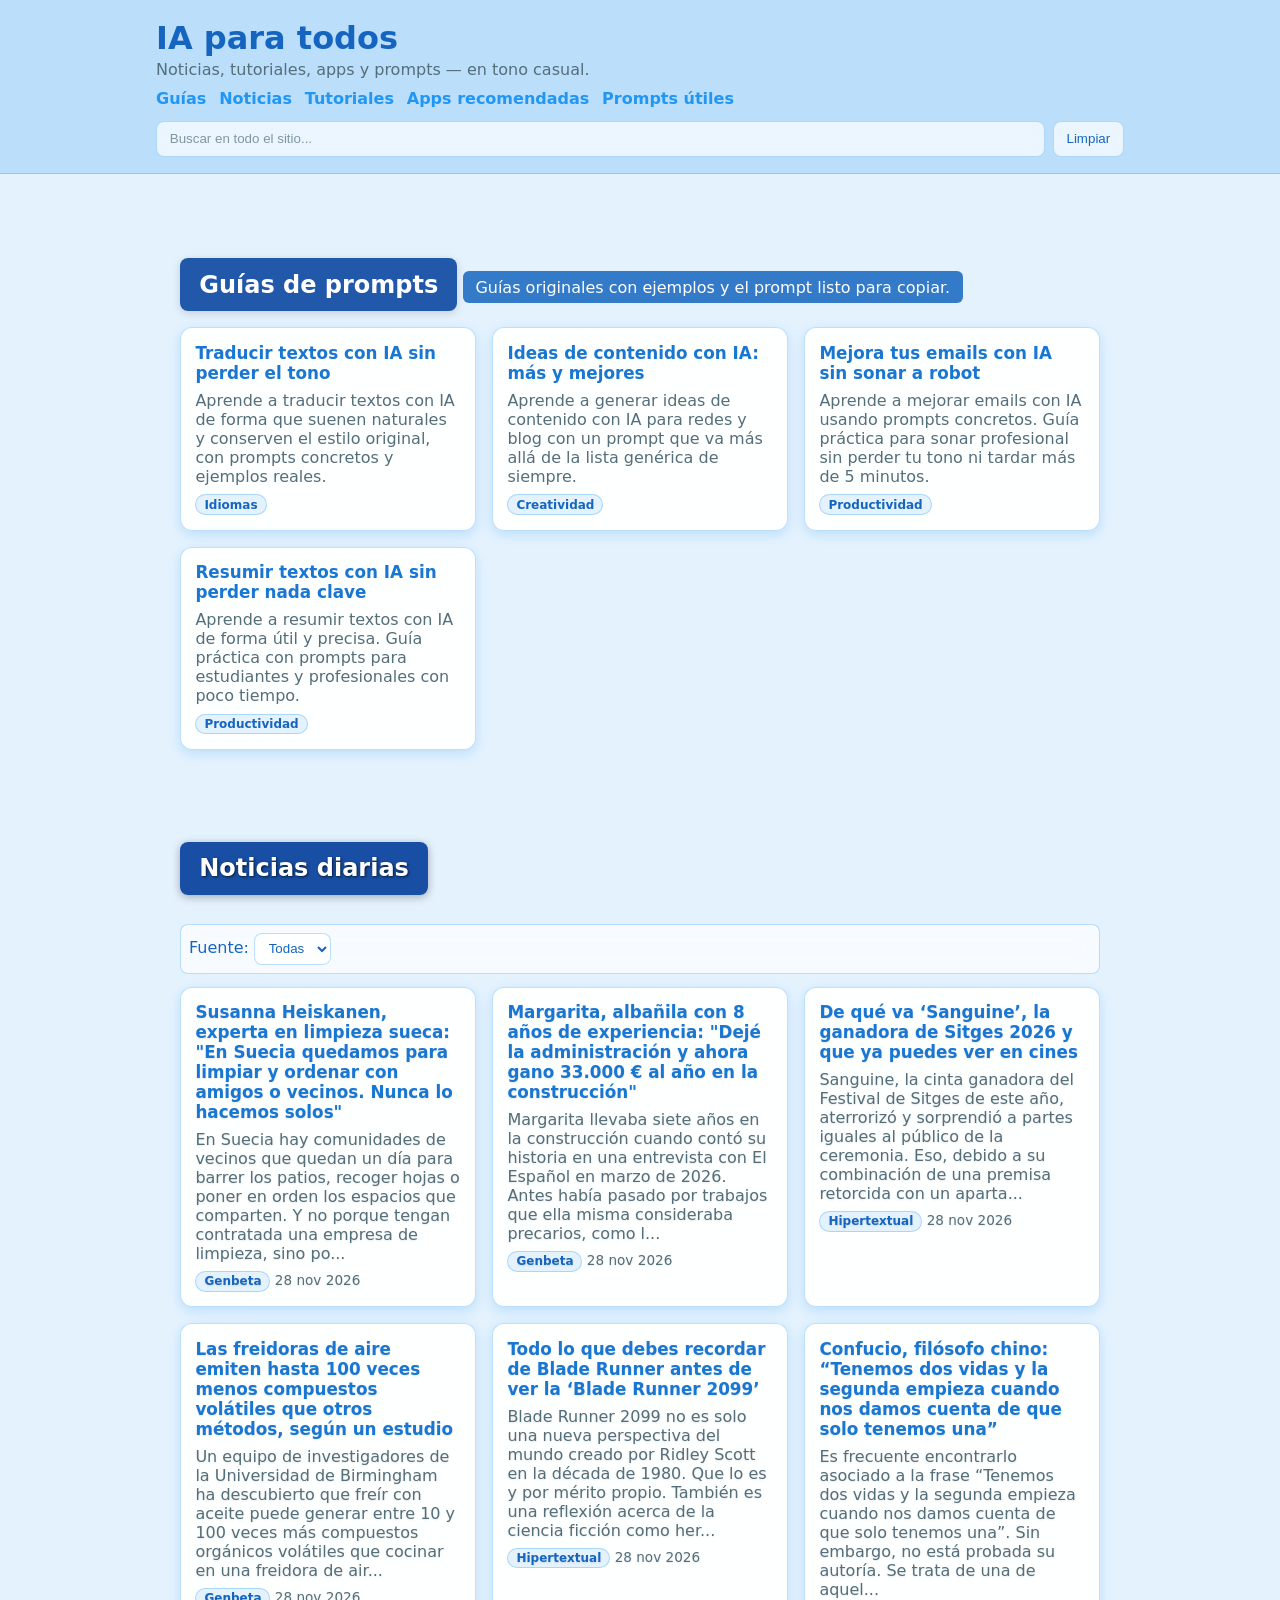
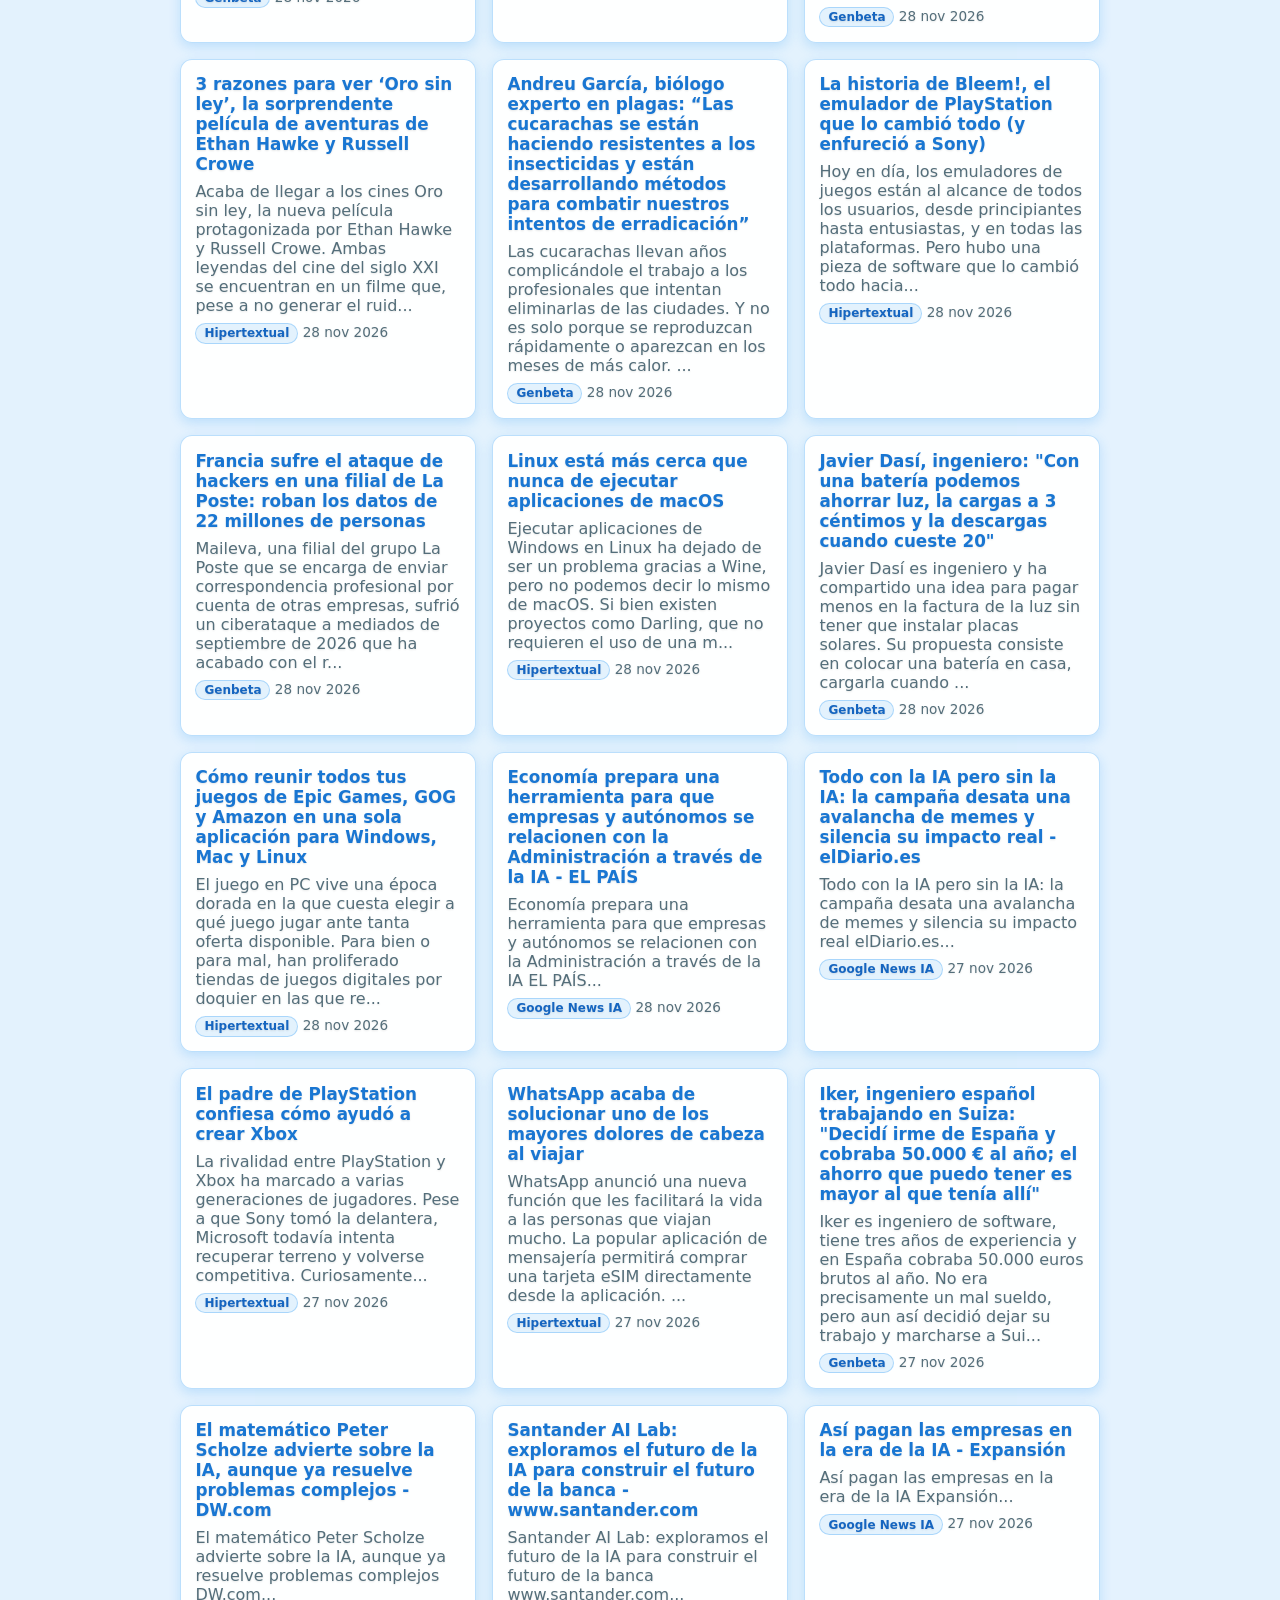
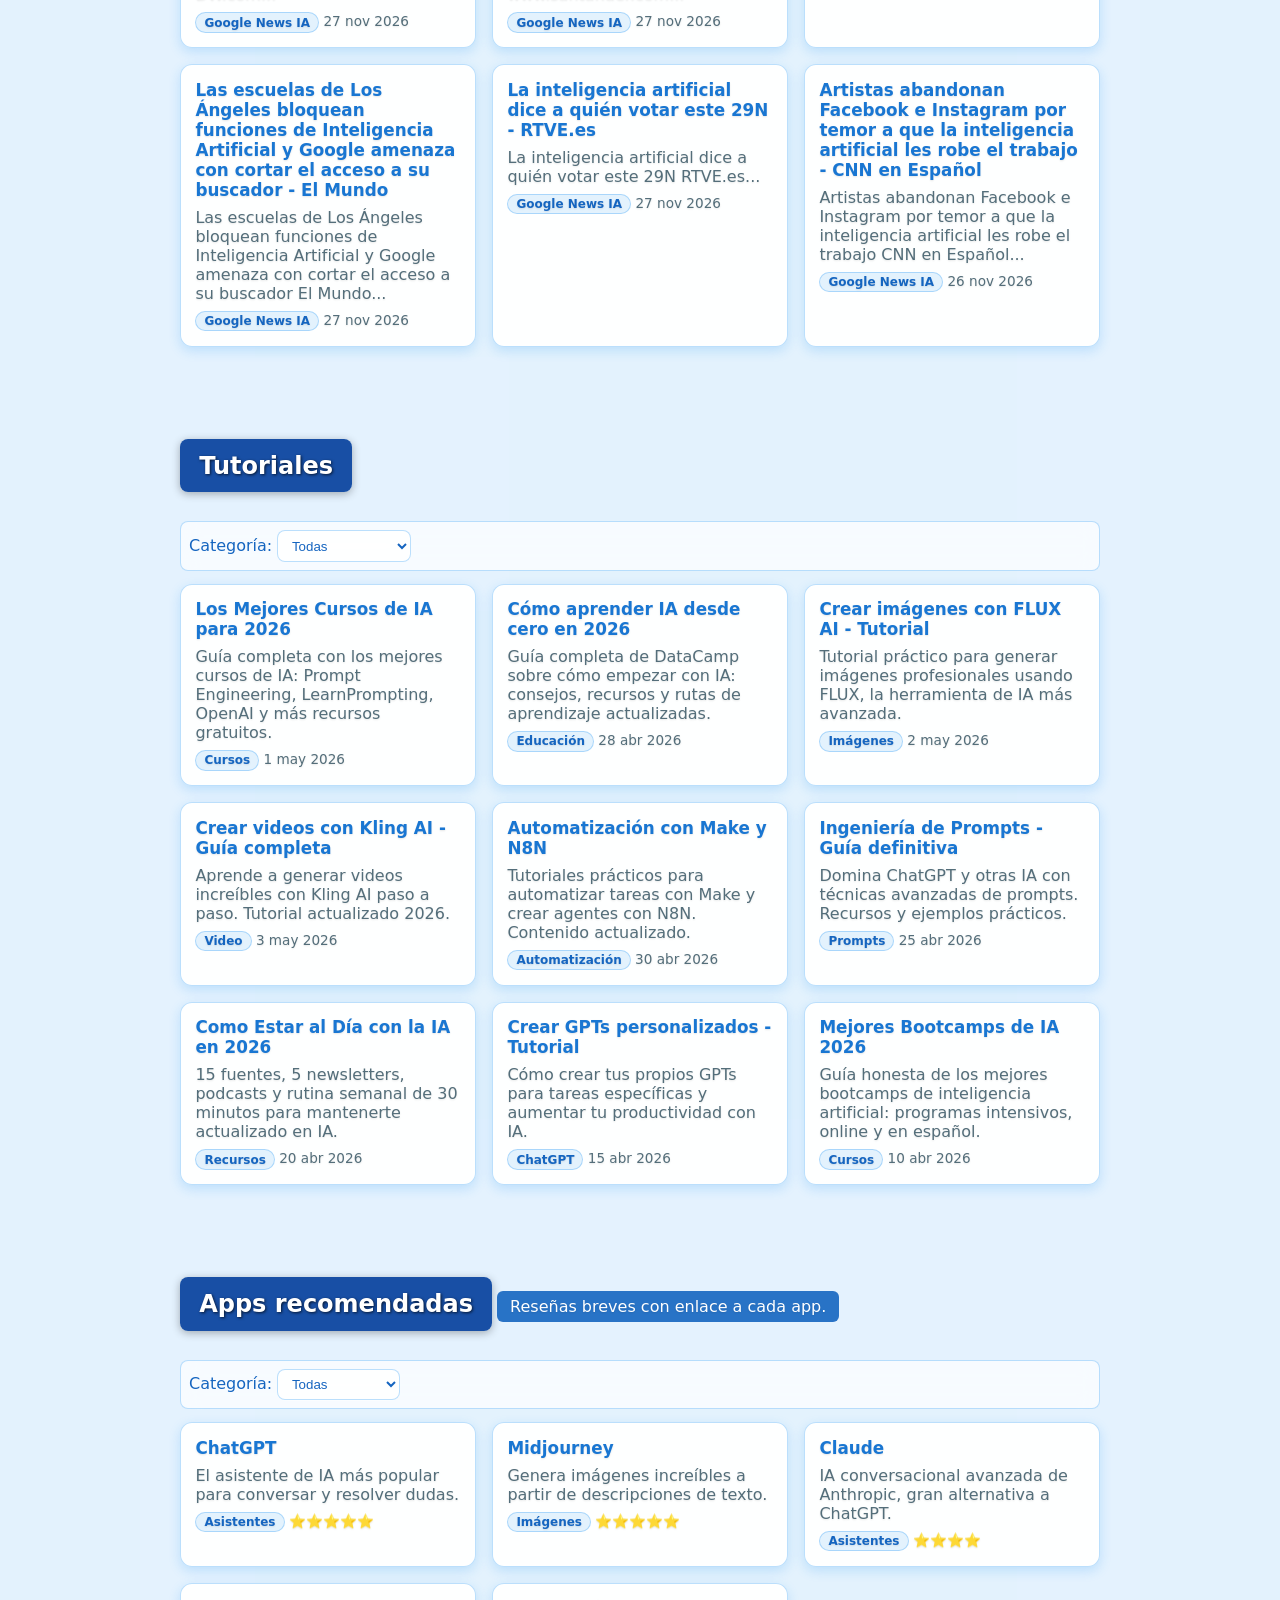
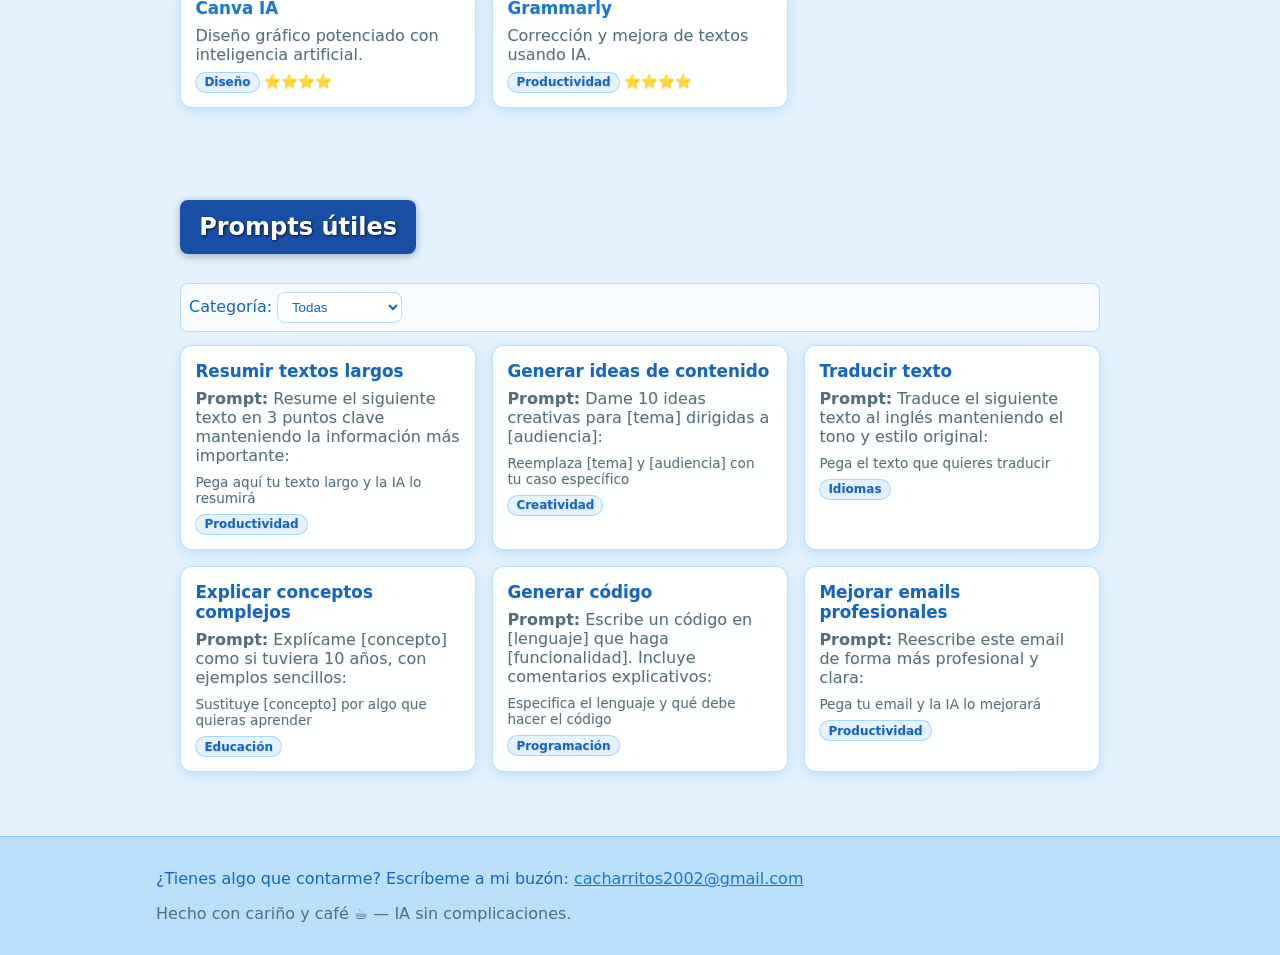
<file: index.html>
<!doctype html>
<html lang="es">
<head>
  <!-- Google Tag Manager -->
<script>(function(w,d,s,l,i){w[l]=w[l]||[];w[l].push({'gtm.start':
new Date().getTime(),event:'gtm.js'});var f=d.getElementsByTagName(s)[0],
j=d.createElement(s),dl=l!='dataLayer'?'&l='+l:'';j.async=true;j.src=
'https://www.googletagmanager.com/gtm.js?id='+i+dl;f.parentNode.insertBefore(j,f);
})(window,document,'script','dataLayer','GTM-KPVZG4K6');</script>
<!-- End Google Tag Manager -->
  <meta charset="utf-8" />
  <meta name="viewport" content="width=device-width, initial-scale=1" />
  <title>IA para todos - Blog de Inteligencia Artificial en Español</title>
  <meta name="description" content="Blog casual sobre inteligencia artificial: noticias diarias, tutoriales, apps recomendadas y prompts útiles." />
  
  <!-- Google Search Console Verification -->
  <meta name="google-site-verification" content="1O-IidhhVSYSEeV0llSPJgWtnR8bxfCqAcCt4KDGb24" />
  
  <!-- SEO Meta Tags -->
  <meta name="keywords" content="inteligencia artificial, IA, ChatGPT, tutoriales IA, noticias AI, prompts, machine learning, apps IA" />
  <meta name="author" content="IA para todos" />
  <meta name="robots" content="index, follow" />
  <link rel="canonical" href="https://iaforall.netlify.app/" />
  
  <!-- Structured Data (Schema.org) -->
  <script type="application/ld+json">
  {
    "@context": "https://schema.org",
    "@type": "Blog",
    "name": "IA para todos",
    "description": "Blog sobre inteligencia artificial con noticias diarias, tutoriales, apps recomendadas y prompts útiles.",
    "url": "https://iaforall.netlify.app/",
    "publisher": {
      "@type": "Organization",
      "name": "IA para todos"
    },
    "inLanguage": "es"
  }
  </script>
  
  <!-- Preconnect to external resources -->
  <link rel="preconnect" href="https://api.rss2json.com" />
  <link rel="preconnect" href="https://images.unsplash.com" />
  
  <!-- Open Graph / Facebook -->
  <meta property="og:type" content="website" />
  <meta property="og:url" content="https://iaforall.netlify.app/" />
  <meta property="og:title" content="IA para todos - Blog sobre Inteligencia Artificial" />
  <meta property="og:description" content="Noticias diarias, tutoriales, apps recomendadas y prompts útiles sobre IA. Todo en un tono casual y fácil de entender." />
  <meta property="og:image" content="https://iaforall.netlify.app/og-image.jpg" />
  <meta property="og:locale" content="es_ES" />
  <meta property="og:site_name" content="IA para todos" />
  
  <!-- Twitter -->
  <meta name="twitter:card" content="summary_large_image" />
  <meta name="twitter:url" content="https://iaforall.netlify.app/" />
  <meta name="twitter:title" content="IA para todos - Blog sobre Inteligencia Artificial" />
  <meta name="twitter:description" content="Noticias diarias, tutoriales, apps recomendadas y prompts útiles sobre IA. Todo en un tono casual y fácil de entender." />
  <meta name="twitter:image" content="https://iaforall.netlify.app/og-image.jpg" />
  
  <!-- Favicon -->
  <link rel="icon" type="image/svg+xml" href="data:image/svg+xml,<svg xmlns='http://www.w3.org/2000/svg' viewBox='0 0 100 100'><text y='.9em' font-size='90'>🤖</text></svg>" />
  
  <!-- Sitemap -->
  <link rel="sitemap" type="application/xml" href="/sitemap.xml" />
  
  <link rel="stylesheet" href="styles.css" />
  <!-- GUIAS:STYLE -->
  <style>
    #guias { padding: 1.5rem; border-radius: 12px; background: rgba(227, 242, 253, 0.85); }
    #guias h2 { position: relative; z-index: 2; margin-bottom: 1rem; }
    #guias .section-note { position: relative; z-index: 3; }
    #guias .card-list { position: relative; z-index: 3; }
    #guias .card { background: rgba(255, 255, 255, 0.95); border: 1px solid rgba(33, 150, 243, 0.3); box-shadow: 0 4px 12px rgba(33, 150, 243, 0.2); border-radius: 12px; padding: 0.9rem; display: flex; flex-direction: column; gap: 0.4rem; }
    #guias .card h3 { margin: 0; font-size: 1.05rem; }
    #guias .card p { margin: 0.1rem 0; color: var(--muted); }
    #guias .card a { color: var(--link); text-decoration: none; }
    #guias .card a:hover { text-decoration: underline; }
  </style>
</head>
<body>
  <!-- Google Tag Manager (noscript) -->
<noscript><iframe src="https://www.googletagmanager.com/ns.html?id=GTM-KPVZG4K6"
height="0" width="0" style="display:none;visibility:hidden"></iframe></noscript>
<!-- End Google Tag Manager (noscript) -->
  <header class="site-header">
    <div class="container">
      <h1>IA para todos</h1>
      <p class="tagline">Noticias, tutoriales, apps y prompts — en tono casual.</p>
      <nav class="nav">
        <!-- GUIAS_NAV:START -->
<a href="#guias">Guías</a>
        <!-- GUIAS_NAV:END -->
        <a href="#noticias">Noticias</a>
        <a href="#tutoriales">Tutoriales</a>
        <a href="#apps">Apps recomendadas</a>
        <a href="#prompts">Prompts útiles</a>
      </nav>
      <div class="tools">
        <input id="searchInput" type="search" placeholder="Buscar en todo el sitio..." aria-label="Buscar" />
        <button id="clearSearch" title="Limpiar búsqueda">Limpiar</button>
      </div>
    </div>
  </header>

  <main class="container" itemscope itemtype="https://schema.org/Blog">
    <!-- GUIAS:START -->
    <section id="guias" aria-labelledby="guias-title">
      <h2 id="guias-title">Guías de prompts</h2>
      <p class="section-note">Guías originales con ejemplos y el prompt listo para copiar.</p>
      <ul id="guiasList" class="card-list">
        <li class="card">
          <h3><a href="/prompts/traducir-textos-con-ia-manteniendo-el-tono/">Traducir textos con IA sin perder el tono</a></h3>
          <p>Aprende a traducir textos con IA de forma que suenen naturales y conserven el estilo original, con prompts concretos y ejemplos reales.</p>
          <div class="meta"><span class="badge">Idiomas</span></div>
        </li>
        <li class="card">
          <h3><a href="/prompts/ideas-de-contenido-con-ia/">Ideas de contenido con IA: más y mejores</a></h3>
          <p>Aprende a generar ideas de contenido con IA para redes y blog con un prompt que va más allá de la lista genérica de siempre.</p>
          <div class="meta"><span class="badge">Creatividad</span></div>
        </li>
        <li class="card">
          <h3><a href="/prompts/mejorar-emails-profesionales-con-ia/">Mejora tus emails con IA sin sonar a robot</a></h3>
          <p>Aprende a mejorar emails con IA usando prompts concretos. Guía práctica para sonar profesional sin perder tu tono ni tardar más de 5 minutos.</p>
          <div class="meta"><span class="badge">Productividad</span></div>
        </li>
        <li class="card">
          <h3><a href="/prompts/resumir-textos-largos-con-ia/">Resumir textos con IA sin perder nada clave</a></h3>
          <p>Aprende a resumir textos con IA de forma útil y precisa. Guía práctica con prompts para estudiantes y profesionales con poco tiempo.</p>
          <div class="meta"><span class="badge">Productividad</span></div>
        </li>
      </ul>
    </section>
    <!-- GUIAS:END -->
    <section id="noticias" aria-labelledby="news-title" itemprop="blogPost" itemscope itemtype="https://schema.org/BlogPosting">
      <h2 id="news-title" itemprop="name">Noticias diarias</h2>
      <div class="filters">
        <label>
          Fuente:
          <select id="newsSourceFilter">
            <option value="">Todas</option>
          </select>
        </label>
      </div>
      <ul id="newsList" class="card-list" aria-live="polite" itemprop="articleBody">
        <!-- PRERENDER:news:START -->
        <li class="card">
          <h3><a href="https://www.genbeta.com/actualidad/susanna-heiskanen-experta-limpieza-sueca-suecia-quedamos-para-limpiar-ordenar-amigos-vecinos-nunca-hacemos-solos" target="_blank" rel="noopener">Susanna Heiskanen, experta en limpieza sueca: &quot;En Suecia quedamos para limpiar y ordenar con amigos o vecinos. Nunca lo hacemos solos&quot; </a></h3>
          <p>En Suecia hay comunidades de vecinos que quedan un día para barrer los patios, recoger hojas o poner en orden los espacios que comparten. Y no porque tengan contratada una empresa de limpieza, sino po...</p>
          <div class="meta">
            <span class="badge">Genbeta</span>
            <time datetime="2026-11-28T14:00:28.000Z">28 nov 2026</time>
          </div>
        </li>
        <li class="card">
          <h3><a href="https://www.genbeta.com/nuevo/margarita-albanila-8-anos-experiencia-deje-administracion-ahora-gano-33-000-eur-al-ano-construccion" target="_blank" rel="noopener">Margarita, albañila con 8 años de experiencia: &quot;Dejé la administración y ahora gano 33.000 € al año en la construcción&quot; </a></h3>
          <p>Margarita llevaba siete años en la construcción cuando contó su historia en una entrevista con El Español en marzo de 2026. Antes había pasado por trabajos que ella misma consideraba precarios, como l...</p>
          <div class="meta">
            <span class="badge">Genbeta</span>
            <time datetime="2026-11-28T13:00:33.000Z">28 nov 2026</time>
          </div>
        </li>
        <li class="card">
          <h3><a href="https://hipertextual.com/cine-television/de-que-va-sanguine-la-ganadora-de-sitges-2026-y-que-ya-puedes-ver-en-cines/" target="_blank" rel="noopener">De qué va ‘Sanguine’, la ganadora de Sitges 2026 y que ya puedes ver en cines</a></h3>
          <p>Sanguine, la cinta ganadora del Festival de Sitges de este año, aterrorizó y sorprendió a partes iguales al público de la ceremonia. Eso, debido a su combinación de una premisa retorcida con un aparta...</p>
          <div class="meta">
            <span class="badge">Hipertextual</span>
            <time datetime="2026-11-28T13:00:00.000Z">28 nov 2026</time>
          </div>
        </li>
        <li class="card">
          <h3><a href="https://www.genbeta.com/actualidad/freidoras-aire-emiten-100-veces-compuestos-volatiles-que-otros-metodos-estudio" target="_blank" rel="noopener">Las freidoras de aire emiten hasta 100 veces menos compuestos volátiles que otros métodos, según un estudio </a></h3>
          <p>Un equipo de investigadores de la Universidad de Birmingham ha descubierto que freír con aceite puede generar entre 10 y 100 veces más compuestos orgánicos volátiles que cocinar en una freidora de air...</p>
          <div class="meta">
            <span class="badge">Genbeta</span>
            <time datetime="2026-11-28T12:00:25.000Z">28 nov 2026</time>
          </div>
        </li>
        <li class="card">
          <h3><a href="https://hipertextual.com/cine-television/todo-lo-que-debes-recordar-de-blade-runner-antes-de-ver-la-blade-runner-2099/" target="_blank" rel="noopener">Todo lo que debes recordar de Blade Runner antes de ver la ‘Blade Runner 2099’</a></h3>
          <p>Blade Runner 2099 no es solo una nueva perspectiva del mundo creado por Ridley Scott en la década de 1980. Que lo es y por mérito propio. También es una reflexión acerca de la ciencia ficción como her...</p>
          <div class="meta">
            <span class="badge">Hipertextual</span>
            <time datetime="2026-11-28T12:00:00.000Z">28 nov 2026</time>
          </div>
        </li>
        <li class="card">
          <h3><a href="https://www.genbeta.com/internacional/confucio-filosofo-chino-tenemos-dos-vidas-segunda-empieza-cuando-nos-damos-cuenta-que-solo-tenemos" target="_blank" rel="noopener">Confucio, filósofo chino: “Tenemos dos vidas y la segunda empieza cuando nos damos cuenta de que solo tenemos una” </a></h3>
          <p>Es frecuente encontrarlo asociado a la frase “Tenemos dos vidas y la segunda empieza cuando nos damos cuenta de que solo tenemos una”. Sin embargo, no está probada su autoría. Se trata de una de aquel...</p>
          <div class="meta">
            <span class="badge">Genbeta</span>
            <time datetime="2026-11-28T11:00:26.000Z">28 nov 2026</time>
          </div>
        </li>
        <li class="card">
          <h3><a href="https://hipertextual.com/cine-television/3-razones-para-ver-oro-sin-ley-la-sorprendente-pelicula-de-aventuras-de-ethan-hawke-y-russell-crowe/" target="_blank" rel="noopener">3 razones para ver ‘Oro sin ley’, la sorprendente película de aventuras de Ethan Hawke y Russell Crowe</a></h3>
          <p>Acaba de llegar a los cines Oro sin ley, la nueva película protagonizada por Ethan Hawke y Russell Crowe. Ambas leyendas del cine del siglo XXI se encuentran en un filme que, pese a no generar el ruid...</p>
          <div class="meta">
            <span class="badge">Hipertextual</span>
            <time datetime="2026-11-28T11:00:00.000Z">28 nov 2026</time>
          </div>
        </li>
        <li class="card">
          <h3><a href="https://www.genbeta.com/actualidad/andreu-garcia-biologo-experto-plagas-cucarachas-se-estan-haciendo-resistentes-a-insecticidas-estan-desarrollando-metodos-para-combatir-nuestros-intentos-erradicacion" target="_blank" rel="noopener">Andreu García, biólogo experto en plagas: “Las cucarachas se están haciendo resistentes a los insecticidas y están desarrollando métodos para combatir nuestros intentos de erradicación” </a></h3>
          <p>Las cucarachas llevan años complicándole el trabajo a los profesionales que intentan eliminarlas de las ciudades. Y no es solo porque se reproduzcan rápidamente o aparezcan en los meses de más calor. ...</p>
          <div class="meta">
            <span class="badge">Genbeta</span>
            <time datetime="2026-11-28T10:00:27.000Z">28 nov 2026</time>
          </div>
        </li>
        <li class="card">
          <h3><a href="https://hipertextual.com/videojuegos/historia-bleem-emulador-playstation-pc/" target="_blank" rel="noopener">La historia de Bleem!, el emulador de PlayStation que lo cambió todo (y enfureció a Sony)</a></h3>
          <p>Hoy en día, los emuladores de juegos están al alcance de todos los usuarios, desde principiantes hasta entusiastas, y en todas las plataformas. Pero hubo una pieza de software que lo cambió todo hacia...</p>
          <div class="meta">
            <span class="badge">Hipertextual</span>
            <time datetime="2026-11-28T10:00:00.000Z">28 nov 2026</time>
          </div>
        </li>
        <li class="card">
          <h3><a href="https://www.genbeta.com/seguridad/francia-sufre-ataque-hackers-filial-poste-roban-datos-22-millones-personas" target="_blank" rel="noopener">Francia sufre el ataque de hackers en una filial de La Poste: roban los datos de 22 millones de personas </a></h3>
          <p>Maileva, una filial del grupo La Poste que se encarga de enviar correspondencia profesional por cuenta de otras empresas, sufrió un ciberataque a mediados de septiembre de 2026 que ha acabado con el r...</p>
          <div class="meta">
            <span class="badge">Genbeta</span>
            <time datetime="2026-11-28T09:00:22.000Z">28 nov 2026</time>
          </div>
        </li>
        <li class="card">
          <h3><a href="https://hipertextual.com/software/linux-esta-mas-cerca-que-nunca-de-ejecutar-aplicaciones-de-macos/" target="_blank" rel="noopener">Linux está más cerca que nunca de ejecutar aplicaciones de macOS</a></h3>
          <p>Ejecutar aplicaciones de Windows en Linux ha dejado de ser un problema gracias a Wine, pero no podemos decir lo mismo de macOS. Si bien existen proyectos como Darling, que no requieren el uso de una m...</p>
          <div class="meta">
            <span class="badge">Hipertextual</span>
            <time datetime="2026-11-28T09:00:00.000Z">28 nov 2026</time>
          </div>
        </li>
        <li class="card">
          <h3><a href="https://www.genbeta.com/laboral/javier-dasi-ingeniero-bateria-podemos-ahorrar-luz-cargas-a-3-centimos-descargas-cuando-cueste-20" target="_blank" rel="noopener">Javier Dasí, ingeniero: &quot;Con una batería podemos ahorrar luz, la cargas a 3 céntimos y la descargas cuando cueste 20&quot; </a></h3>
          <p>Javier Dasí es ingeniero y ha compartido una idea para pagar menos en la factura de la luz sin tener que instalar placas solares. Su propuesta consiste en colocar una batería en casa, cargarla cuando ...</p>
          <div class="meta">
            <span class="badge">Genbeta</span>
            <time datetime="2026-11-28T08:00:22.000Z">28 nov 2026</time>
          </div>
        </li>
        <li class="card">
          <h3><a href="https://hipertextual.com/guias/heroic-games-launcher-lanzador-juegos-epic-gog-amazon/" target="_blank" rel="noopener">Cómo reunir todos tus juegos de Epic Games, GOG y Amazon en una sola aplicación para Windows, Mac y Linux</a></h3>
          <p>El juego en PC vive una época dorada en la que cuesta elegir a qué juego jugar ante tanta oferta disponible. Para bien o para mal, han proliferado tiendas de juegos digitales por doquier en las que re...</p>
          <div class="meta">
            <span class="badge">Hipertextual</span>
            <time datetime="2026-11-28T08:00:00.000Z">28 nov 2026</time>
          </div>
        </li>
        <li class="card">
          <h3><a href="https://news.google.com/rss/articles/[base64]?oc=5" target="_blank" rel="noopener">Economía prepara una herramienta para que empresas y autónomos se relacionen con la Administración a través de la IA - EL PAÍS</a></h3>
          <p>Economía prepara una herramienta para que empresas y autónomos se relacionen con la Administración a través de la IA EL PAÍS...</p>
          <div class="meta">
            <span class="badge">Google News IA</span>
            <time datetime="2026-11-28T04:30:01.000Z">28 nov 2026</time>
          </div>
        </li>
        <li class="card">
          <h3><a href="https://news.google.com/rss/articles/[base64]?oc=5" target="_blank" rel="noopener">Todo con la IA pero sin la IA: la campaña desata una avalancha de memes y silencia su impacto real - elDiario.es</a></h3>
          <p>Todo con la IA pero sin la IA: la campaña desata una avalancha de memes y silencia su impacto real elDiario.es...</p>
          <div class="meta">
            <span class="badge">Google News IA</span>
            <time datetime="2026-11-27T22:26:51.000Z">27 nov 2026</time>
          </div>
        </li>
        <li class="card">
          <h3><a href="https://hipertextual.com/videojuegos/padre-playstation-ayudo-crear-xbox-ken-kutaragi/" target="_blank" rel="noopener">El padre de PlayStation confiesa cómo ayudó a crear Xbox</a></h3>
          <p>La rivalidad entre PlayStation y Xbox ha marcado a varias generaciones de jugadores. Pese a que Sony tomó la delantera, Microsoft todavía intenta recuperar terreno y volverse competitiva. Curiosamente...</p>
          <div class="meta">
            <span class="badge">Hipertextual</span>
            <time datetime="2026-11-27T21:04:00.000Z">27 nov 2026</time>
          </div>
        </li>
        <li class="card">
          <h3><a href="https://hipertextual.com/mobile/whatsapp-comprar-esim-desde-la-app-viajes/" target="_blank" rel="noopener">WhatsApp acaba de solucionar uno de los mayores dolores de cabeza al viajar</a></h3>
          <p>WhatsApp anunció una nueva función que les facilitará la vida a las personas que viajan mucho. La popular aplicación de mensajería permitirá comprar una tarjeta eSIM directamente desde la aplicación. ...</p>
          <div class="meta">
            <span class="badge">Hipertextual</span>
            <time datetime="2026-11-27T20:02:00.000Z">27 nov 2026</time>
          </div>
        </li>
        <li class="card">
          <h3><a href="https://www.genbeta.com/laboral/iker-ingeniero-espanol-trabajando-suiza-decidi-irme-espana-cobraba-50-000-eur-al-ano-ahorro-que-puedo-tener-mayor-al-que-tenia-alli" target="_blank" rel="noopener">Iker, ingeniero español trabajando en Suiza: &quot;Decidí irme de España y cobraba 50.000 € al año; el ahorro que puedo tener es mayor al que tenía allí&quot; </a></h3>
          <p>Iker es ingeniero de software, tiene tres años de experiencia y en España cobraba 50.000 euros brutos al año. No era precisamente un mal sueldo, pero aun así decidió dejar su trabajo y marcharse a Sui...</p>
          <div class="meta">
            <span class="badge">Genbeta</span>
            <time datetime="2026-11-27T19:00:30.000Z">27 nov 2026</time>
          </div>
        </li>
        <li class="card">
          <h3><a href="https://news.google.com/rss/articles/[base64]?oc=5" target="_blank" rel="noopener">El matemático Peter Scholze advierte sobre la IA, aunque ya resuelve problemas complejos - DW.com</a></h3>
          <p>El matemático Peter Scholze advierte sobre la IA, aunque ya resuelve problemas complejos DW.com...</p>
          <div class="meta">
            <span class="badge">Google News IA</span>
            <time datetime="2026-11-27T17:52:23.000Z">27 nov 2026</time>
          </div>
        </li>
        <li class="card">
          <h3><a href="https://news.google.com/rss/articles/CBMiggFBVV95cUxObjAwUWlwUldrcUtMSEFyNWJfR2lmdHFNOUY5X0VRNFluV0p4N0t3alROZGNXT3MzUEhreDNZMVFpck54MFZzelNnX2loQ1o1a3F3cTlKN0hSai1Gd3B4cFlPZVF5V0VXLXQtM015UkZoVUZORkFQRHdGMHlNRko5eFhR?oc=5" target="_blank" rel="noopener">Santander AI Lab: exploramos el futuro de la IA para construir el futuro de la banca - www.santander.com</a></h3>
          <p>Santander AI Lab: exploramos el futuro de la IA para construir el futuro de la banca www.santander.com...</p>
          <div class="meta">
            <span class="badge">Google News IA</span>
            <time datetime="2026-11-27T15:01:42.000Z">27 nov 2026</time>
          </div>
        </li>
        <li class="card">
          <h3><a href="https://news.google.com/rss/articles/[base64]?oc=5" target="_blank" rel="noopener">Así pagan las empresas en la era de la IA - Expansión</a></h3>
          <p>Así pagan las empresas en la era de la IA Expansión...</p>
          <div class="meta">
            <span class="badge">Google News IA</span>
            <time datetime="2026-11-27T13:03:40.000Z">27 nov 2026</time>
          </div>
        </li>
        <li class="card">
          <h3><a href="https://news.google.com/rss/articles/[base64]?oc=5" target="_blank" rel="noopener">Las escuelas de Los Ángeles bloquean funciones de Inteligencia Artificial y Google amenaza con cortar el acceso a su buscador - El Mundo</a></h3>
          <p>Las escuelas de Los Ángeles bloquean funciones de Inteligencia Artificial y Google amenaza con cortar el acceso a su buscador El Mundo...</p>
          <div class="meta">
            <span class="badge">Google News IA</span>
            <time datetime="2026-11-27T09:54:27.000Z">27 nov 2026</time>
          </div>
        </li>
        <li class="card">
          <h3><a href="https://news.google.com/rss/articles/[base64]?oc=5" target="_blank" rel="noopener">La inteligencia artificial dice a quién votar este 29N - RTVE.es</a></h3>
          <p>La inteligencia artificial dice a quién votar este 29N RTVE.es...</p>
          <div class="meta">
            <span class="badge">Google News IA</span>
            <time datetime="2026-11-27T06:10:00.000Z">27 nov 2026</time>
          </div>
        </li>
        <li class="card">
          <h3><a href="https://news.google.com/rss/articles/[base64]?oc=5" target="_blank" rel="noopener">Artistas abandonan Facebook e Instagram por temor a que la inteligencia artificial les robe el trabajo - CNN en Español</a></h3>
          <p>Artistas abandonan Facebook e Instagram por temor a que la inteligencia artificial les robe el trabajo CNN en Español...</p>
          <div class="meta">
            <span class="badge">Google News IA</span>
            <time datetime="2026-11-26T12:10:00.000Z">26 nov 2026</time>
          </div>
        </li>
        <!-- PRERENDER:news:END -->
      </ul>
    </section>

    <section id="tutoriales" aria-labelledby="tutorials-title" itemprop="blogPost" itemscope itemtype="https://schema.org/BlogPosting">
      <h2 id="tutorials-title" itemprop="name">Tutoriales</h2>
      <div class="filters">
        <label>
          Categoría:
          <select id="tutorialCategorySelect">
            <option value="">Todas</option>
          </select>
        </label>
      </div>
      <ul id="tutorialsList" class="card-list" itemprop="articleBody">
        <!-- PRERENDER:tutorials:START -->
        <li class="card">
          <h3><a href="https://www.youtube.com/results?search_query=Kling+AI+tutorial+espa%C3%B1ol" target="_blank" rel="noopener">Crear videos con Kling AI - Guía completa</a></h3>
          <p>Aprende a generar videos increíbles con Kling AI paso a paso. Tutorial actualizado 2026.</p>
          <div class="meta">
            <span class="badge">Video</span>
            
            <time datetime="2026-05-03T00:00:00.000Z">3 may 2026</time>
          </div>
        </li>
        <li class="card">
          <h3><a href="https://www.youtube.com/results?search_query=FLUX+AI+tutorial+espa%C3%B1ol+2026" target="_blank" rel="noopener">Crear imágenes con FLUX AI - Tutorial</a></h3>
          <p>Tutorial práctico para generar imágenes profesionales usando FLUX, la herramienta de IA más avanzada.</p>
          <div class="meta">
            <span class="badge">Imágenes</span>
            
            <time datetime="2026-05-02T00:00:00.000Z">2 may 2026</time>
          </div>
        </li>
        <li class="card">
          <h3><a href="https://iamdgarcia.substack.com/p/los-mejores-cursos-de-ia-para-2026" target="_blank" rel="noopener">Los Mejores Cursos de IA para 2026</a></h3>
          <p>Guía completa con los mejores cursos de IA: Prompt Engineering, LearnPrompting, OpenAI y más recursos gratuitos.</p>
          <div class="meta">
            <span class="badge">Cursos</span>
            
            <time datetime="2026-05-01T00:00:00.000Z">1 may 2026</time>
          </div>
        </li>
        <li class="card">
          <h3><a href="https://www.youtube.com/results?search_query=Make+N8N+automatizaci%C3%B3n+IA+tutorial" target="_blank" rel="noopener">Automatización con Make y N8N</a></h3>
          <p>Tutoriales prácticos para automatizar tareas con Make y crear agentes con N8N. Contenido actualizado.</p>
          <div class="meta">
            <span class="badge">Automatización</span>
            
            <time datetime="2026-04-30T00:00:00.000Z">30 abr 2026</time>
          </div>
        </li>
        <li class="card">
          <h3><a href="https://www.datacamp.com/es/blog/how-to-learn-ai" target="_blank" rel="noopener">Cómo aprender IA desde cero en 2026</a></h3>
          <p>Guía completa de DataCamp sobre cómo empezar con IA: consejos, recursos y rutas de aprendizaje actualizadas.</p>
          <div class="meta">
            <span class="badge">Educación</span>
            
            <time datetime="2026-04-28T00:00:00.000Z">28 abr 2026</time>
          </div>
        </li>
        <li class="card">
          <h3><a href="https://www.youtube.com/results?search_query=prompt+engineering+avanzado+ChatGPT+2026" target="_blank" rel="noopener">Ingeniería de Prompts - Guía definitiva</a></h3>
          <p>Domina ChatGPT y otras IA con técnicas avanzadas de prompts. Recursos y ejemplos prácticos.</p>
          <div class="meta">
            <span class="badge">Prompts</span>
            
            <time datetime="2026-04-25T00:00:00.000Z">25 abr 2026</time>
          </div>
        </li>
        <li class="card">
          <h3><a href="https://www.freecodecamp.org/espanol/news/el-manual-de-la-ia-generativa-como-la-genai-impacta-en-los-negocios-y-la-innovacion/" target="_blank" rel="noopener">
                     El Manual de la IA generativa: Cómo la GenAI impacta en los negocios y la innovación 
                </a></h3>
          <p>La aparición de la Inteligencia Artificial Generativa (GenAI) está moldeando y revolucionando el futuro de la gestión de la innovación. Este manual se adentra en la investigación innovadora presentada...</p>
          <div class="meta">
            <span class="badge">
                         inteligencia artificial 
                    </span>
            <span class="badge">freeCodeCamp Español</span>
            <time datetime="2024-10-22T13:58:36.000Z">22 oct 2024</time>
          </div>
        </li>
        <li class="card">
          <h3><a href="https://www.freecodecamp.org/espanol/news/como-usar-github-copilot-para-convertirse-en-un-desarrollador-mas-feliz-y-mas-productivo/" target="_blank" rel="noopener">
                     Cómo usar GitHub Copilot para convertirte en un desarrollador más feliz y más productivo. 
                </a></h3>
          <p>Hay una gran cantidad de herramientas de inteligencia artificial (IA) para desarrolladores en el mercado, pero para mi GitHub Copilot se diferencia del resto por su usabilidad, integración limpia al I...</p>
          <div class="meta">
            <span class="badge">
                         inteligencia artificial 
                    </span>
            <span class="badge">freeCodeCamp Español</span>
            <time datetime="2024-03-29T00:44:18.000Z">29 mar 2024</time>
          </div>
        </li>
        <li class="card">
          <h3><a href="https://www.freecodecamp.org/espanol/news/como-construir-un-discord-ai-chatbot-que-habla-como-tu-personaje-favorito/" target="_blank" rel="noopener">
                     Cómo construir un chatbot de Discord con AI que hable como tu personaje favorito 
                </a></h3>
          <p>¿Te gustaría hablar con un chatbot que hable como tu personaje favorito, ficticio o no? ¡Construyamos uno! En caso de que hayas visto mi tutorial anterior sobre este tema, quédese conmigo, ya que esta...</p>
          <div class="meta">
            <span class="badge">
                         inteligencia artificial 
                    </span>
            <span class="badge">freeCodeCamp Español</span>
            <time datetime="2023-05-05T18:36:54.000Z">5 may 2023</time>
          </div>
        </li>
        <!-- PRERENDER:tutorials:END -->
      </ul>
    </section>

    <section id="apps" aria-labelledby="apps-title" itemprop="blogPost" itemscope itemtype="https://schema.org/BlogPosting">
      <h2 id="apps-title" itemprop="name">Apps recomendadas</h2>
      <p class="section-note" itemprop="description">Reseñas breves con enlace a cada app.</p>
      <div class="filters">
        <label>
          Categoría:
          <select id="appCategorySelect">
            <option value="">Todas</option>
          </select>
        </label>
      </div>
      <ul id="appsList" class="card-list" itemprop="articleBody">
        <!-- PRERENDER:apps:START -->
        <li class="card">
          <h3><a href="https://chat.openai.com" target="_blank" rel="noopener">ChatGPT</a></h3>
          <p>El asistente de IA más popular para conversar y resolver dudas.</p>
          <div class="meta">
            <span class="badge">Asistentes</span>
            <span>⭐⭐⭐⭐⭐</span>
          </div>
        </li>
        <li class="card">
          <h3><a href="https://www.midjourney.com" target="_blank" rel="noopener">Midjourney</a></h3>
          <p>Genera imágenes increíbles a partir de descripciones de texto.</p>
          <div class="meta">
            <span class="badge">Imágenes</span>
            <span>⭐⭐⭐⭐⭐</span>
          </div>
        </li>
        <li class="card">
          <h3><a href="https://claude.ai" target="_blank" rel="noopener">Claude</a></h3>
          <p>IA conversacional avanzada de Anthropic, gran alternativa a ChatGPT.</p>
          <div class="meta">
            <span class="badge">Asistentes</span>
            <span>⭐⭐⭐⭐</span>
          </div>
        </li>
        <li class="card">
          <h3><a href="https://www.canva.com" target="_blank" rel="noopener">Canva IA</a></h3>
          <p>Diseño gráfico potenciado con inteligencia artificial.</p>
          <div class="meta">
            <span class="badge">Diseño</span>
            <span>⭐⭐⭐⭐</span>
          </div>
        </li>
        <li class="card">
          <h3><a href="https://www.grammarly.com" target="_blank" rel="noopener">Grammarly</a></h3>
          <p>Corrección y mejora de textos usando IA.</p>
          <div class="meta">
            <span class="badge">Productividad</span>
            <span>⭐⭐⭐⭐</span>
          </div>
        </li>
        <!-- PRERENDER:apps:END -->
      </ul>
    </section>

    <section id="prompts" aria-labelledby="prompts-title" itemprop="blogPost" itemscope itemtype="https://schema.org/BlogPosting">
      <h2 id="prompts-title" itemprop="name">Prompts útiles</h2>
      <div class="filters">
        <label>
          Categoría:
          <select id="promptCategorySelect">
            <option value="">Todas</option>
          </select>
        </label>
      </div>
      <ul id="promptsList" class="card-list" itemprop="articleBody">
        <!-- PRERENDER:prompts:START -->
        <li class="card">
          <h3>Resumir textos largos</h3>
          <p><strong>Prompt:</strong> Resume el siguiente texto en 3 puntos clave manteniendo la información más importante:</p>
          <p class="meta">Pega aquí tu texto largo y la IA lo resumirá</p>
          <div class="meta">
            <span class="badge">Productividad</span>
          </div>
        </li>
        <li class="card">
          <h3>Generar ideas de contenido</h3>
          <p><strong>Prompt:</strong> Dame 10 ideas creativas para [tema] dirigidas a [audiencia]:</p>
          <p class="meta">Reemplaza [tema] y [audiencia] con tu caso específico</p>
          <div class="meta">
            <span class="badge">Creatividad</span>
          </div>
        </li>
        <li class="card">
          <h3>Traducir texto</h3>
          <p><strong>Prompt:</strong> Traduce el siguiente texto al inglés manteniendo el tono y estilo original:</p>
          <p class="meta">Pega el texto que quieres traducir</p>
          <div class="meta">
            <span class="badge">Idiomas</span>
          </div>
        </li>
        <li class="card">
          <h3>Explicar conceptos complejos</h3>
          <p><strong>Prompt:</strong> Explícame [concepto] como si tuviera 10 años, con ejemplos sencillos:</p>
          <p class="meta">Sustituye [concepto] por algo que quieras aprender</p>
          <div class="meta">
            <span class="badge">Educación</span>
          </div>
        </li>
        <li class="card">
          <h3>Generar código</h3>
          <p><strong>Prompt:</strong> Escribe un código en [lenguaje] que haga [funcionalidad]. Incluye comentarios explicativos:</p>
          <p class="meta">Especifica el lenguaje y qué debe hacer el código</p>
          <div class="meta">
            <span class="badge">Programación</span>
          </div>
        </li>
        <li class="card">
          <h3>Mejorar emails profesionales</h3>
          <p><strong>Prompt:</strong> Reescribe este email de forma más profesional y clara:</p>
          <p class="meta">Pega tu email y la IA lo mejorará</p>
          <div class="meta">
            <span class="badge">Productividad</span>
          </div>
        </li>
        <!-- PRERENDER:prompts:END -->
      </ul>
    </section>
  </main>

  <footer class="site-footer">
    <div class="container">
      <p>¿Tienes algo que contarme? Escríbeme a mi buzón:
        <a id="contactLink" href="mailto:cacharritos2002@gmail.com">cacharritos2002@gmail.com</a>
      </p>
      <p class="small">Hecho con cariño y café ☕️ — IA sin complicaciones.</p>
    </div>
  </footer>

  <script src="app.js"></script>
</body>
</html>
</file>
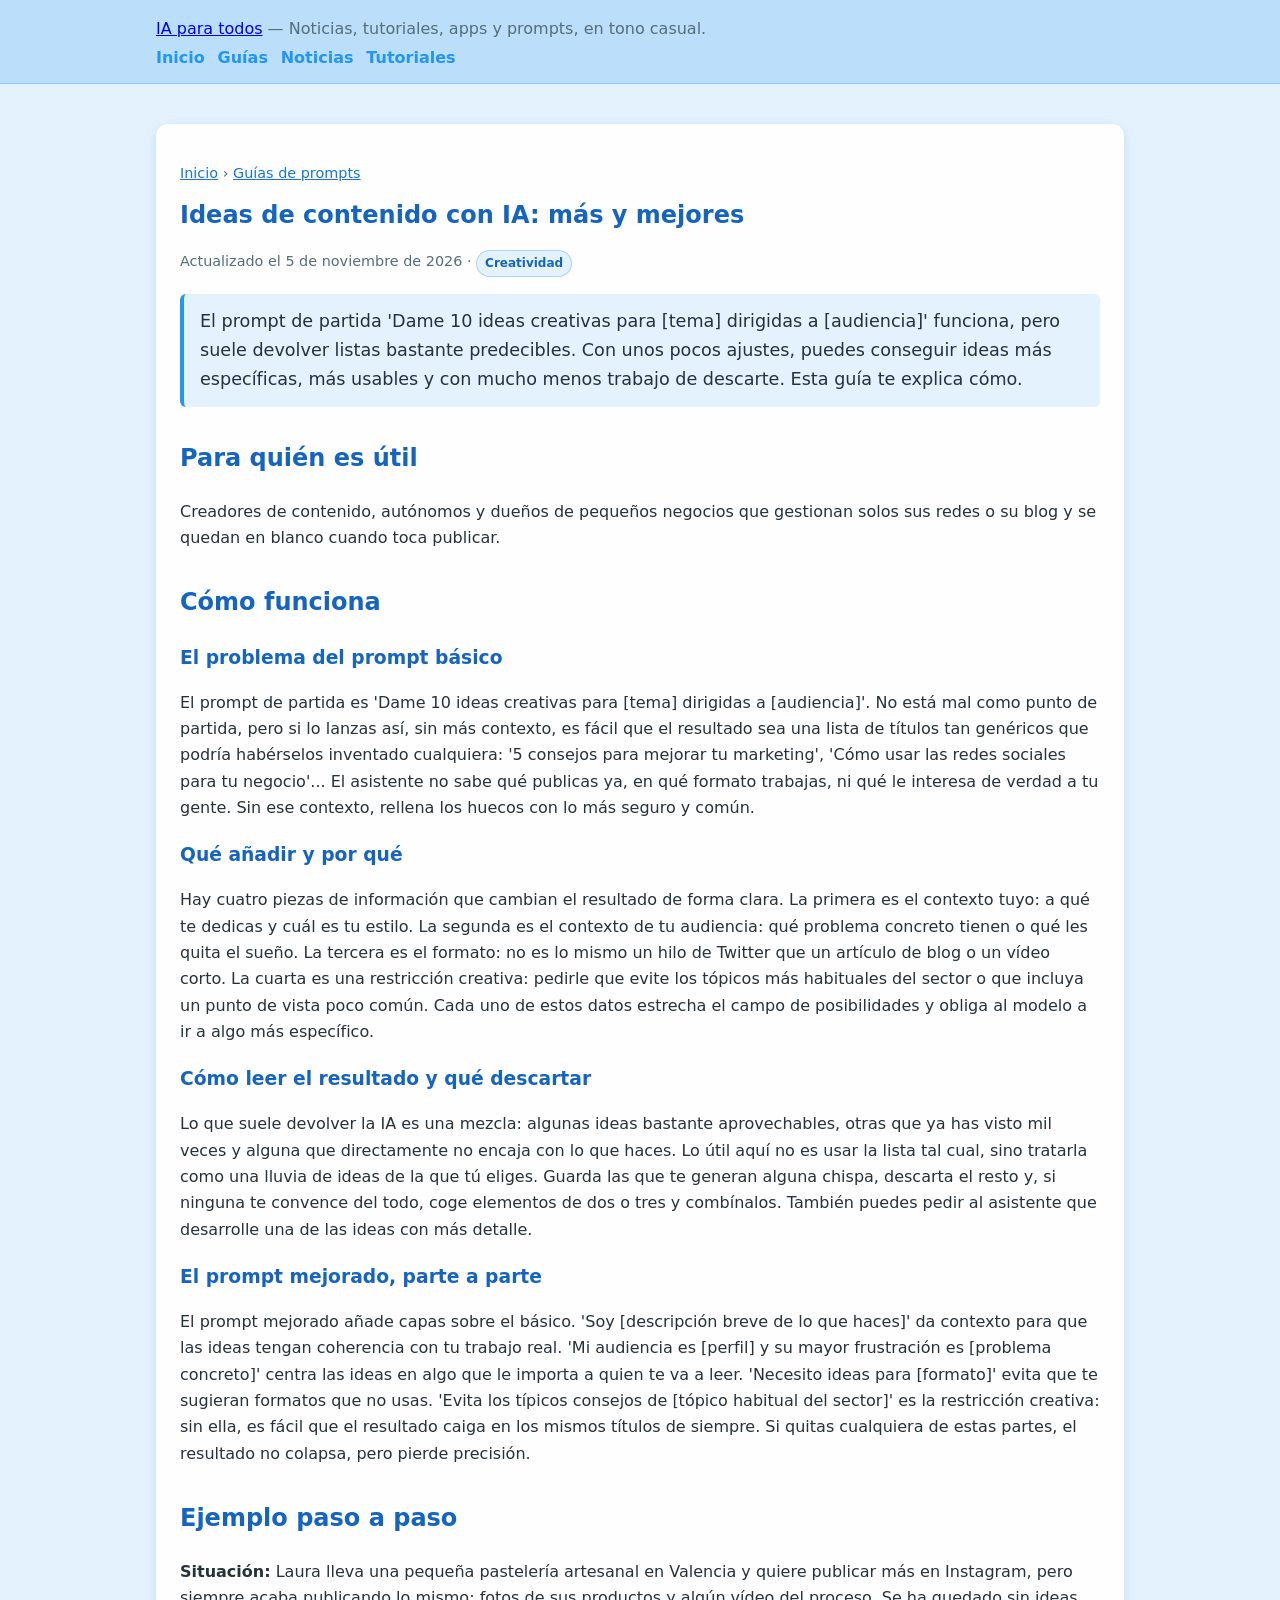
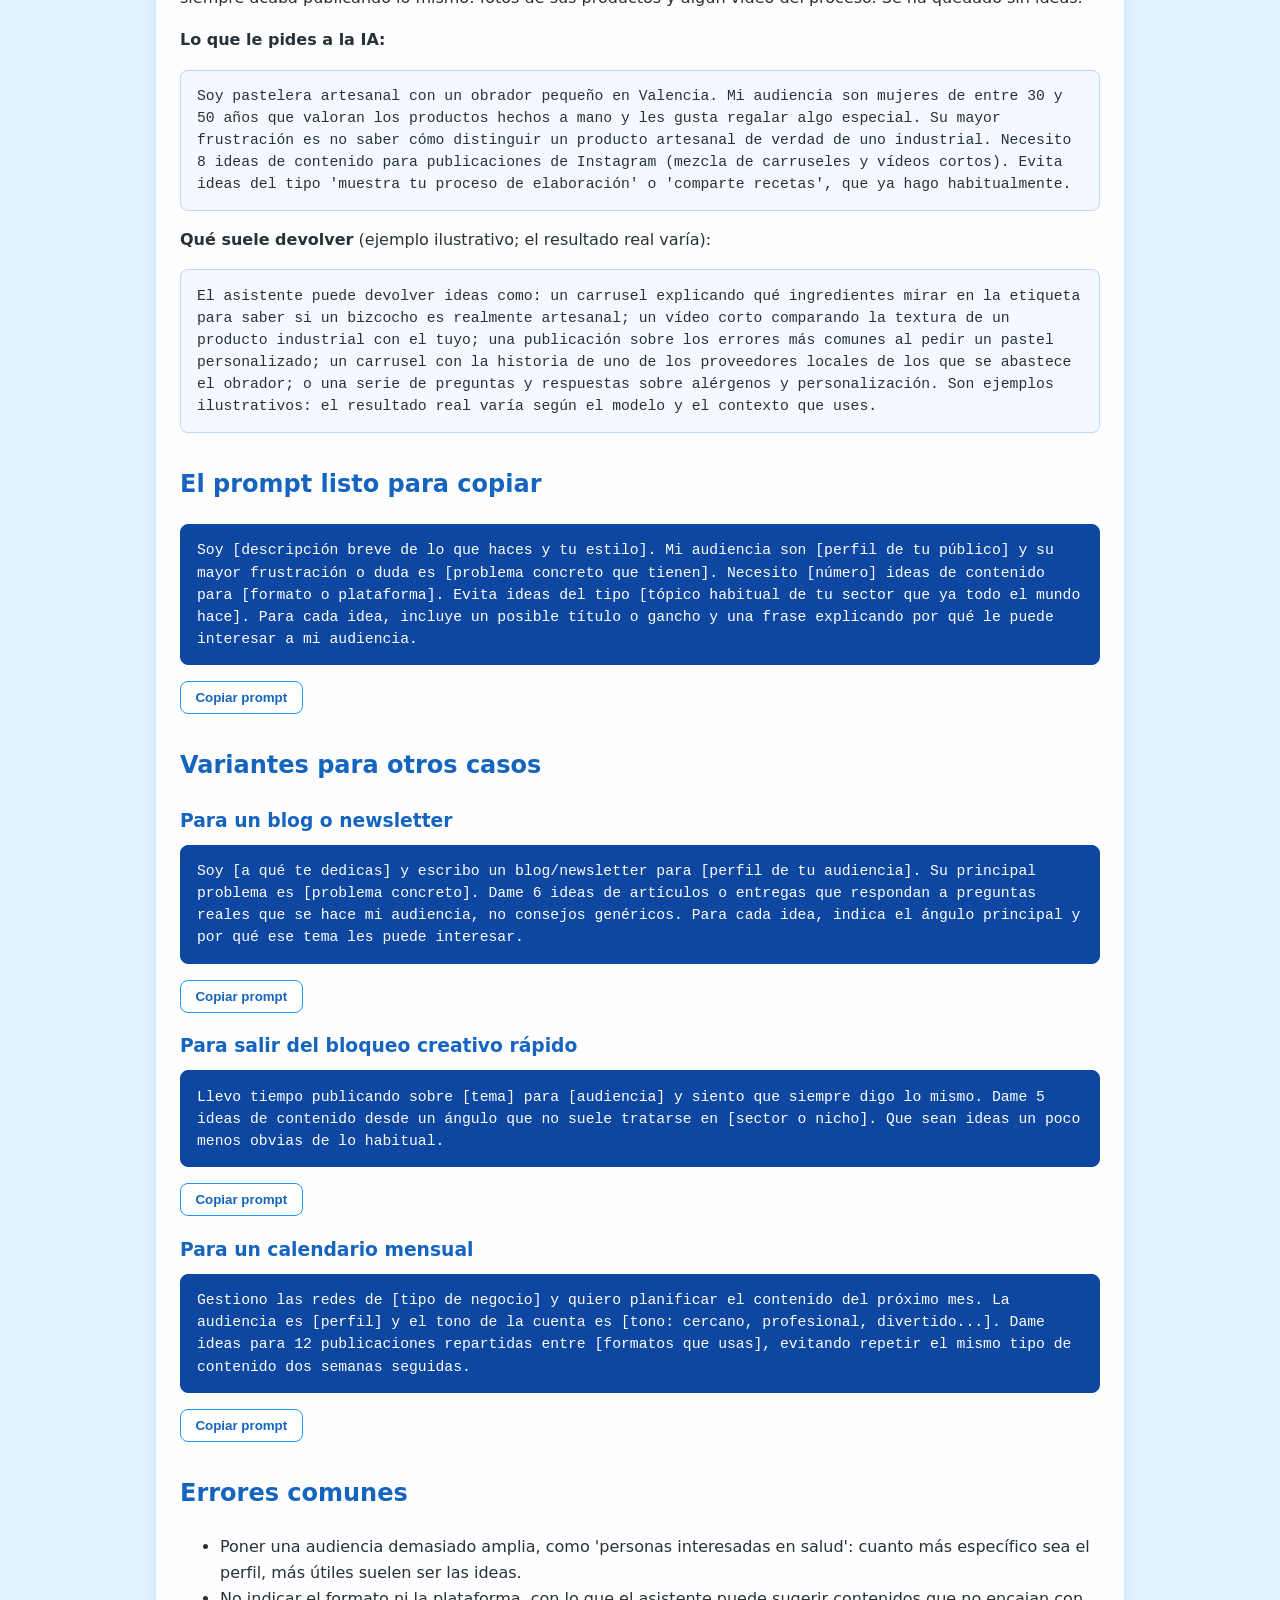
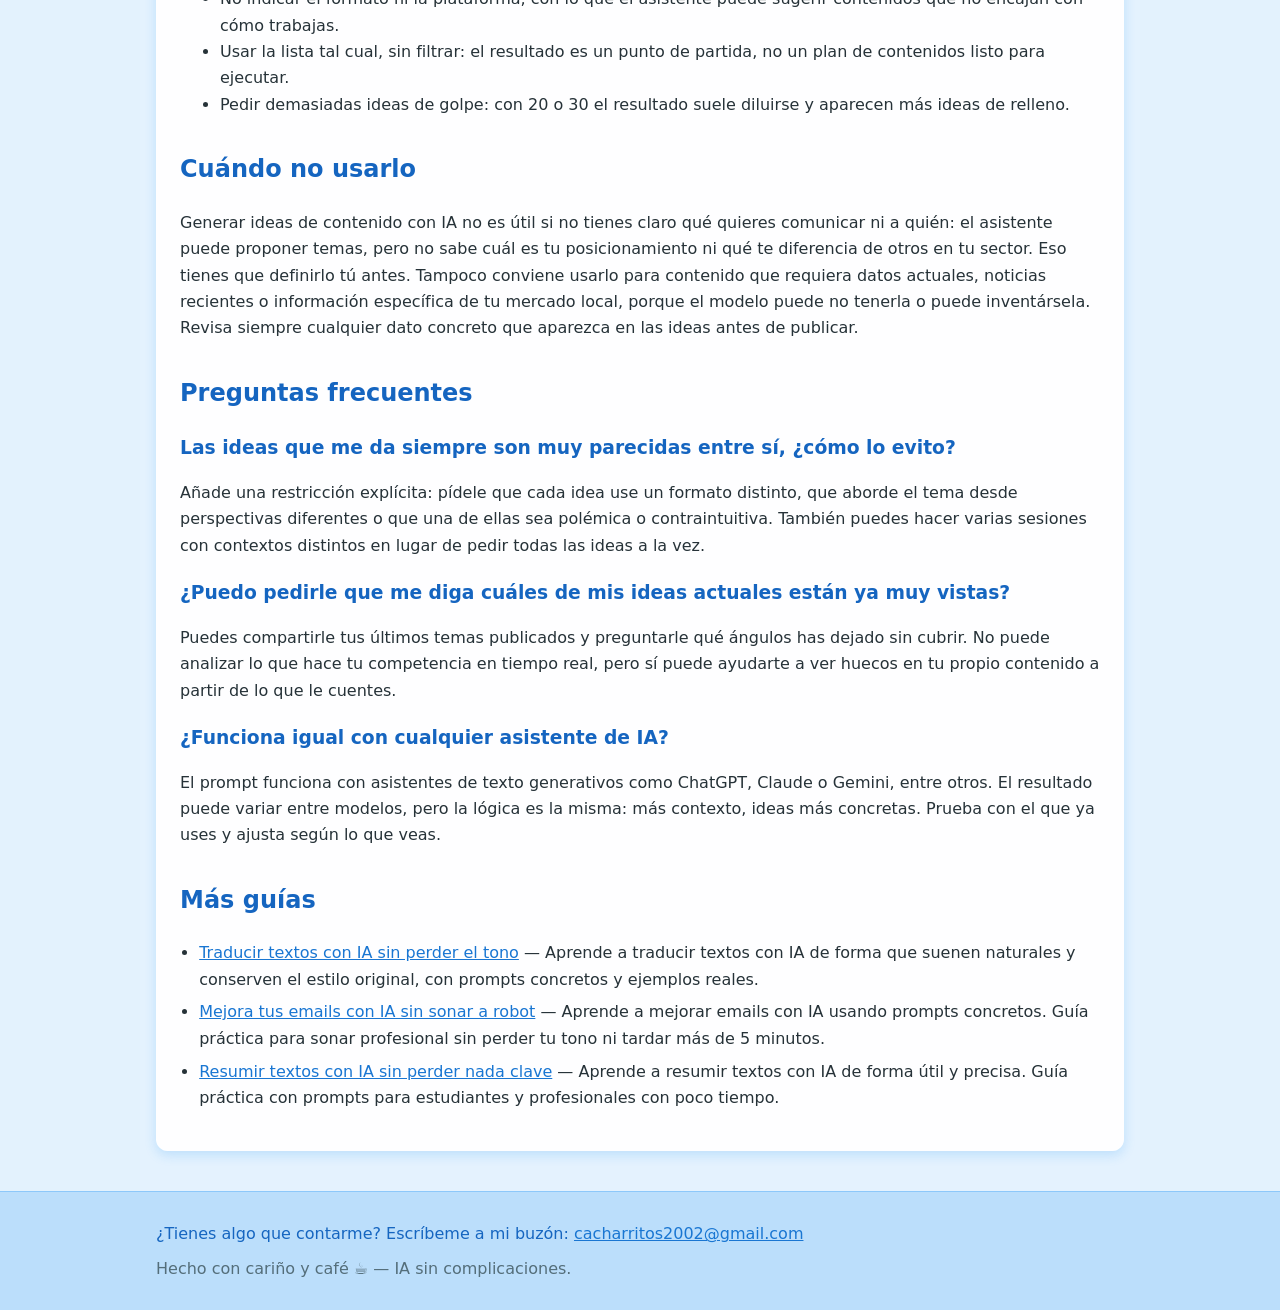
<file: prompts/ideas-de-contenido-con-ia/index.html>
<!doctype html>
<html lang="es">
<head>
  <!-- Google Tag Manager -->
<script>(function(w,d,s,l,i){w[l]=w[l]||[];w[l].push({'gtm.start':
new Date().getTime(),event:'gtm.js'});var f=d.getElementsByTagName(s)[0],
j=d.createElement(s),dl=l!='dataLayer'?'&l='+l:'';j.async=true;j.src=
'https://www.googletagmanager.com/gtm.js?id='+i+dl;f.parentNode.insertBefore(j,f);
})(window,document,'script','dataLayer','GTM-KPVZG4K6');</script>
<!-- End Google Tag Manager -->
  <meta charset="utf-8" />
  <meta name="viewport" content="width=device-width, initial-scale=1" />
  <title>Ideas de contenido con IA: más y mejores | IA para todos</title>
  <meta name="description" content="Aprende a generar ideas de contenido con IA para redes y blog con un prompt que va más allá de la lista genérica de siempre." />
  <meta name="robots" content="index, follow" />
  <link rel="canonical" href="https://iaforall.netlify.app/prompts/ideas-de-contenido-con-ia/" />
  <meta property="og:type" content="article" />
  <meta property="og:url" content="https://iaforall.netlify.app/prompts/ideas-de-contenido-con-ia/" />
  <meta property="og:title" content="Ideas de contenido con IA: más y mejores" />
  <meta property="og:description" content="Aprende a generar ideas de contenido con IA para redes y blog con un prompt que va más allá de la lista genérica de siempre." />
  <meta property="og:locale" content="es_ES" />
  <meta property="og:site_name" content="IA para todos" />
  <meta name="twitter:card" content="summary" />
  <meta name="twitter:title" content="Ideas de contenido con IA: más y mejores" />
  <meta name="twitter:description" content="Aprende a generar ideas de contenido con IA para redes y blog con un prompt que va más allá de la lista genérica de siempre." />
  <link rel="icon" type="image/svg+xml" href="data:image/svg+xml,<svg xmlns='http://www.w3.org/2000/svg' viewBox='0 0 100 100'><text y='.9em' font-size='90'>🤖</text></svg>" />
  <script type="application/ld+json">{"@context": "https://schema.org", "@type": "Article", "headline": "Ideas de contenido con IA: más y mejores", "description": "Aprende a generar ideas de contenido con IA para redes y blog con un prompt que va más allá de la lista genérica de siempre.", "inLanguage": "es", "datePublished": "2026-11-05", "dateModified": "2026-11-05", "mainEntityOfPage": "https://iaforall.netlify.app/prompts/ideas-de-contenido-con-ia/", "author": {"@type": "Organization", "name": "IA para todos"}, "publisher": {"@type": "Organization", "name": "IA para todos"}}</script>
  <script type="application/ld+json">{"@context": "https://schema.org", "@type": "FAQPage", "mainEntity": [{"@type": "Question", "name": "Las ideas que me da siempre son muy parecidas entre sí, ¿cómo lo evito?", "acceptedAnswer": {"@type": "Answer", "text": "Añade una restricción explícita: pídele que cada idea use un formato distinto, que aborde el tema desde perspectivas diferentes o que una de ellas sea polémica o contraintuitiva. También puedes hacer varias sesiones con contextos distintos en lugar de pedir todas las ideas a la vez."}}, {"@type": "Question", "name": "¿Puedo pedirle que me diga cuáles de mis ideas actuales están ya muy vistas?", "acceptedAnswer": {"@type": "Answer", "text": "Puedes compartirle tus últimos temas publicados y preguntarle qué ángulos has dejado sin cubrir. No puede analizar lo que hace tu competencia en tiempo real, pero sí puede ayudarte a ver huecos en tu propio contenido a partir de lo que le cuentes."}}, {"@type": "Question", "name": "¿Funciona igual con cualquier asistente de IA?", "acceptedAnswer": {"@type": "Answer", "text": "El prompt funciona con asistentes de texto generativos como ChatGPT, Claude o Gemini, entre otros. El resultado puede variar entre modelos, pero la lógica es la misma: más contexto, ideas más concretas. Prueba con el que ya uses y ajusta según lo que veas."}}]}</script>
  <link rel="stylesheet" href="/styles.css" />
  <style>
    .guia { position: relative; z-index: 1; background: rgba(255, 255, 255, 0.96); color: #263238; border-radius: 12px; padding: 1.5rem; margin: 1.5rem 0; line-height: 1.65; box-shadow: 0 4px 12px rgba(33, 150, 243, 0.2); }
    .guia h1 { margin-top: 0; color: var(--text); line-height: 1.25; }
    .guia h2 { color: var(--text); margin-top: 2rem; }
    .guia h3 { color: var(--text); margin-bottom: 0.3rem; }
    .guia a { color: var(--link); }
    .guia .migas, .guia .meta { color: var(--muted); font-size: 0.9rem; }
    .guia .resumen { font-size: 1.1rem; background: #e3f2fd; border-left: 4px solid var(--accent); padding: 0.8rem 1rem; border-radius: 6px; }
    .guia .bloque { white-space: pre-wrap; word-break: break-word; background: #f5f9ff; border: 1px solid var(--border); border-radius: 8px; padding: 0.9rem 1rem; font-family: ui-monospace, SFMono-Regular, Menlo, Consolas, monospace; font-size: 0.92rem; line-height: 1.5; margin: 0.5rem 0 1rem; }
    .guia .prompt { background: #0d47a1; color: #ffffff; border-color: #0d47a1; }
    .guia .copiar { padding: 0.5rem 0.9rem; border-radius: 8px; border: 1px solid var(--accent); background: #ffffff; color: var(--text); cursor: pointer; font-weight: 600; }
    .guia .copiar:hover { background: #e3f2fd; }
    .guia .nota { background: #fff8e1; border-left: 4px solid #ffb300; padding: 0.8rem 1rem; border-radius: 6px; margin: 1.5rem 0; }
    .guia .mas-guias ul { padding-left: 1.2rem; }
    .guia .mas-guias li { margin: 0.4rem 0; }
  </style>
</head>
<body>
  <!-- Google Tag Manager (noscript) -->
<noscript><iframe src="https://www.googletagmanager.com/ns.html?id=GTM-KPVZG4K6"
height="0" width="0" style="display:none;visibility:hidden"></iframe></noscript>
<!-- End Google Tag Manager (noscript) -->
  <header class="site-header">
    <div class="container">
      <p class="tagline"><a href="/">IA para todos</a> — Noticias, tutoriales, apps y prompts, en tono casual.</p>
      <nav class="nav">
        <a href="/">Inicio</a>
        <a href="/#guias">Guías</a>
        <a href="/#noticias">Noticias</a>
        <a href="/#tutoriales">Tutoriales</a>
      </nav>
    </div>
  </header>

  <main class="container">
    <article class="guia">
      <p class="migas"><a href="/">Inicio</a> › <a href="/#guias">Guías de prompts</a></p>
      <h1>Ideas de contenido con IA: más y mejores</h1>
      <p class="meta">Actualizado el 5 de noviembre de 2026 · <span class="badge">Creatividad</span></p>
      <p class="resumen">El prompt de partida &#x27;Dame 10 ideas creativas para [tema] dirigidas a [audiencia]&#x27; funciona, pero suele devolver listas bastante predecibles. Con unos pocos ajustes, puedes conseguir ideas más específicas, más usables y con mucho menos trabajo de descarte. Esta guía te explica cómo.</p>
      <h2>Para quién es útil</h2>
      <p>Creadores de contenido, autónomos y dueños de pequeños negocios que gestionan solos sus redes o su blog y se quedan en blanco cuando toca publicar.</p>
      <h2>Cómo funciona</h2>
      <h3>El problema del prompt básico</h3>
      <p>El prompt de partida es &#x27;Dame 10 ideas creativas para [tema] dirigidas a [audiencia]&#x27;. No está mal como punto de partida, pero si lo lanzas así, sin más contexto, es fácil que el resultado sea una lista de títulos tan genéricos que podría habérselos inventado cualquiera: &#x27;5 consejos para mejorar tu marketing&#x27;, &#x27;Cómo usar las redes sociales para tu negocio&#x27;... El asistente no sabe qué publicas ya, en qué formato trabajas, ni qué le interesa de verdad a tu gente. Sin ese contexto, rellena los huecos con lo más seguro y común.</p>
      <h3>Qué añadir y por qué</h3>
      <p>Hay cuatro piezas de información que cambian el resultado de forma clara. La primera es el contexto tuyo: a qué te dedicas y cuál es tu estilo. La segunda es el contexto de tu audiencia: qué problema concreto tienen o qué les quita el sueño. La tercera es el formato: no es lo mismo un hilo de Twitter que un artículo de blog o un vídeo corto. La cuarta es una restricción creativa: pedirle que evite los tópicos más habituales del sector o que incluya un punto de vista poco común. Cada uno de estos datos estrecha el campo de posibilidades y obliga al modelo a ir a algo más específico.</p>
      <h3>Cómo leer el resultado y qué descartar</h3>
      <p>Lo que suele devolver la IA es una mezcla: algunas ideas bastante aprovechables, otras que ya has visto mil veces y alguna que directamente no encaja con lo que haces. Lo útil aquí no es usar la lista tal cual, sino tratarla como una lluvia de ideas de la que tú eliges. Guarda las que te generan alguna chispa, descarta el resto y, si ninguna te convence del todo, coge elementos de dos o tres y combínalos. También puedes pedir al asistente que desarrolle una de las ideas con más detalle.</p>
      <h3>El prompt mejorado, parte a parte</h3>
      <p>El prompt mejorado añade capas sobre el básico. &#x27;Soy [descripción breve de lo que haces]&#x27; da contexto para que las ideas tengan coherencia con tu trabajo real. &#x27;Mi audiencia es [perfil] y su mayor frustración es [problema concreto]&#x27; centra las ideas en algo que le importa a quien te va a leer. &#x27;Necesito ideas para [formato]&#x27; evita que te sugieran formatos que no usas. &#x27;Evita los típicos consejos de [tópico habitual del sector]&#x27; es la restricción creativa: sin ella, es fácil que el resultado caiga en los mismos títulos de siempre. Si quitas cualquiera de estas partes, el resultado no colapsa, pero pierde precisión.</p>
      <h2>Ejemplo paso a paso</h2>
      <p><strong>Situación:</strong> Laura lleva una pequeña pastelería artesanal en Valencia y quiere publicar más en Instagram, pero siempre acaba publicando lo mismo: fotos de sus productos y algún vídeo del proceso. Se ha quedado sin ideas.</p>
      <p><strong>Lo que le pides a la IA:</strong></p>
      <pre class="bloque">Soy pastelera artesanal con un obrador pequeño en Valencia. Mi audiencia son mujeres de entre 30 y 50 años que valoran los productos hechos a mano y les gusta regalar algo especial. Su mayor frustración es no saber cómo distinguir un producto artesanal de verdad de uno industrial. Necesito 8 ideas de contenido para publicaciones de Instagram (mezcla de carruseles y vídeos cortos). Evita ideas del tipo &#x27;muestra tu proceso de elaboración&#x27; o &#x27;comparte recetas&#x27;, que ya hago habitualmente.</pre>
      <p><strong>Qué suele devolver</strong> (ejemplo ilustrativo; el resultado real varía):</p>
      <pre class="bloque">El asistente puede devolver ideas como: un carrusel explicando qué ingredientes mirar en la etiqueta para saber si un bizcocho es realmente artesanal; un vídeo corto comparando la textura de un producto industrial con el tuyo; una publicación sobre los errores más comunes al pedir un pastel personalizado; un carrusel con la historia de uno de los proveedores locales de los que se abastece el obrador; o una serie de preguntas y respuestas sobre alérgenos y personalización. Son ejemplos ilustrativos: el resultado real varía según el modelo y el contexto que uses.</pre>
      <h2>El prompt listo para copiar</h2>
      <div class="copiable">
        <pre id="prompt-principal" class="bloque prompt">Soy [descripción breve de lo que haces y tu estilo]. Mi audiencia son [perfil de tu público] y su mayor frustración o duda es [problema concreto que tienen]. Necesito [número] ideas de contenido para [formato o plataforma]. Evita ideas del tipo [tópico habitual de tu sector que ya todo el mundo hace]. Para cada idea, incluye un posible título o gancho y una frase explicando por qué le puede interesar a mi audiencia.</pre>
        <button type="button" class="copiar" data-target="prompt-principal">Copiar prompt</button>
      </div>
      <h2>Variantes para otros casos</h2>
      <h3>Para un blog o newsletter</h3>
      <div class="copiable">
        <pre id="variante-1" class="bloque prompt">Soy [a qué te dedicas] y escribo un blog/newsletter para [perfil de tu audiencia]. Su principal problema es [problema concreto]. Dame 6 ideas de artículos o entregas que respondan a preguntas reales que se hace mi audiencia, no consejos genéricos. Para cada idea, indica el ángulo principal y por qué ese tema les puede interesar.</pre>
        <button type="button" class="copiar" data-target="variante-1">Copiar prompt</button>
      </div>
      <h3>Para salir del bloqueo creativo rápido</h3>
      <div class="copiable">
        <pre id="variante-2" class="bloque prompt">Llevo tiempo publicando sobre [tema] para [audiencia] y siento que siempre digo lo mismo. Dame 5 ideas de contenido desde un ángulo que no suele tratarse en [sector o nicho]. Que sean ideas un poco menos obvias de lo habitual.</pre>
        <button type="button" class="copiar" data-target="variante-2">Copiar prompt</button>
      </div>
      <h3>Para un calendario mensual</h3>
      <div class="copiable">
        <pre id="variante-3" class="bloque prompt">Gestiono las redes de [tipo de negocio] y quiero planificar el contenido del próximo mes. La audiencia es [perfil] y el tono de la cuenta es [tono: cercano, profesional, divertido...]. Dame ideas para 12 publicaciones repartidas entre [formatos que usas], evitando repetir el mismo tipo de contenido dos semanas seguidas.</pre>
        <button type="button" class="copiar" data-target="variante-3">Copiar prompt</button>
      </div>
      <h2>Errores comunes</h2>
      <ul>
        <li>Poner una audiencia demasiado amplia, como &#x27;personas interesadas en salud&#x27;: cuanto más específico sea el perfil, más útiles suelen ser las ideas.</li>
        <li>No indicar el formato ni la plataforma, con lo que el asistente puede sugerir contenidos que no encajan con cómo trabajas.</li>
        <li>Usar la lista tal cual, sin filtrar: el resultado es un punto de partida, no un plan de contenidos listo para ejecutar.</li>
        <li>Pedir demasiadas ideas de golpe: con 20 o 30 el resultado suele diluirse y aparecen más ideas de relleno.</li>
      </ul>
      <h2>Cuándo no usarlo</h2>
      <p>Generar ideas de contenido con IA no es útil si no tienes claro qué quieres comunicar ni a quién: el asistente puede proponer temas, pero no sabe cuál es tu posicionamiento ni qué te diferencia de otros en tu sector. Eso tienes que definirlo tú antes. Tampoco conviene usarlo para contenido que requiera datos actuales, noticias recientes o información específica de tu mercado local, porque el modelo puede no tenerla o puede inventársela. Revisa siempre cualquier dato concreto que aparezca en las ideas antes de publicar.</p>
      <h2>Preguntas frecuentes</h2>
      <h3>Las ideas que me da siempre son muy parecidas entre sí, ¿cómo lo evito?</h3>
      <p>Añade una restricción explícita: pídele que cada idea use un formato distinto, que aborde el tema desde perspectivas diferentes o que una de ellas sea polémica o contraintuitiva. También puedes hacer varias sesiones con contextos distintos en lugar de pedir todas las ideas a la vez.</p>
      <h3>¿Puedo pedirle que me diga cuáles de mis ideas actuales están ya muy vistas?</h3>
      <p>Puedes compartirle tus últimos temas publicados y preguntarle qué ángulos has dejado sin cubrir. No puede analizar lo que hace tu competencia en tiempo real, pero sí puede ayudarte a ver huecos en tu propio contenido a partir de lo que le cuentes.</p>
      <h3>¿Funciona igual con cualquier asistente de IA?</h3>
      <p>El prompt funciona con asistentes de texto generativos como ChatGPT, Claude o Gemini, entre otros. El resultado puede variar entre modelos, pero la lógica es la misma: más contexto, ideas más concretas. Prueba con el que ya uses y ajusta según lo que veas.</p>
      <!-- REL:START -->
      <div class="mas-guias">
        <h2>Más guías</h2>
        <ul>
          <li><a href="/prompts/traducir-textos-con-ia-manteniendo-el-tono/">Traducir textos con IA sin perder el tono</a> — Aprende a traducir textos con IA de forma que suenen naturales y conserven el estilo original, con prompts concretos y ejemplos reales.</li>
          <li><a href="/prompts/mejorar-emails-profesionales-con-ia/">Mejora tus emails con IA sin sonar a robot</a> — Aprende a mejorar emails con IA usando prompts concretos. Guía práctica para sonar profesional sin perder tu tono ni tardar más de 5 minutos.</li>
          <li><a href="/prompts/resumir-textos-largos-con-ia/">Resumir textos con IA sin perder nada clave</a> — Aprende a resumir textos con IA de forma útil y precisa. Guía práctica con prompts para estudiantes y profesionales con poco tiempo.</li>
        </ul>
      </div>
      <!-- REL:END -->
    </article>
  </main>

  <footer class="site-footer">
    <div class="container">
      <p>¿Tienes algo que contarme? Escríbeme a mi buzón:
        <a href="mailto:cacharritos2002@gmail.com">cacharritos2002@gmail.com</a>
      </p>
      <p class="small">Hecho con cariño y café ☕️ — IA sin complicaciones.</p>
    </div>
  </footer>

  <script>
    document.querySelectorAll('.copiar').forEach(function (b) {
      b.addEventListener('click', function () {
        var el = document.getElementById(b.dataset.target);
        if (!el || !navigator.clipboard) return;
        navigator.clipboard.writeText(el.textContent).then(function () {
          var t = b.textContent;
          b.textContent = '¡Copiado!';
          setTimeout(function () { b.textContent = t; }, 1500);
        });
      });
    });
  </script>
</body>
</html>
</file>
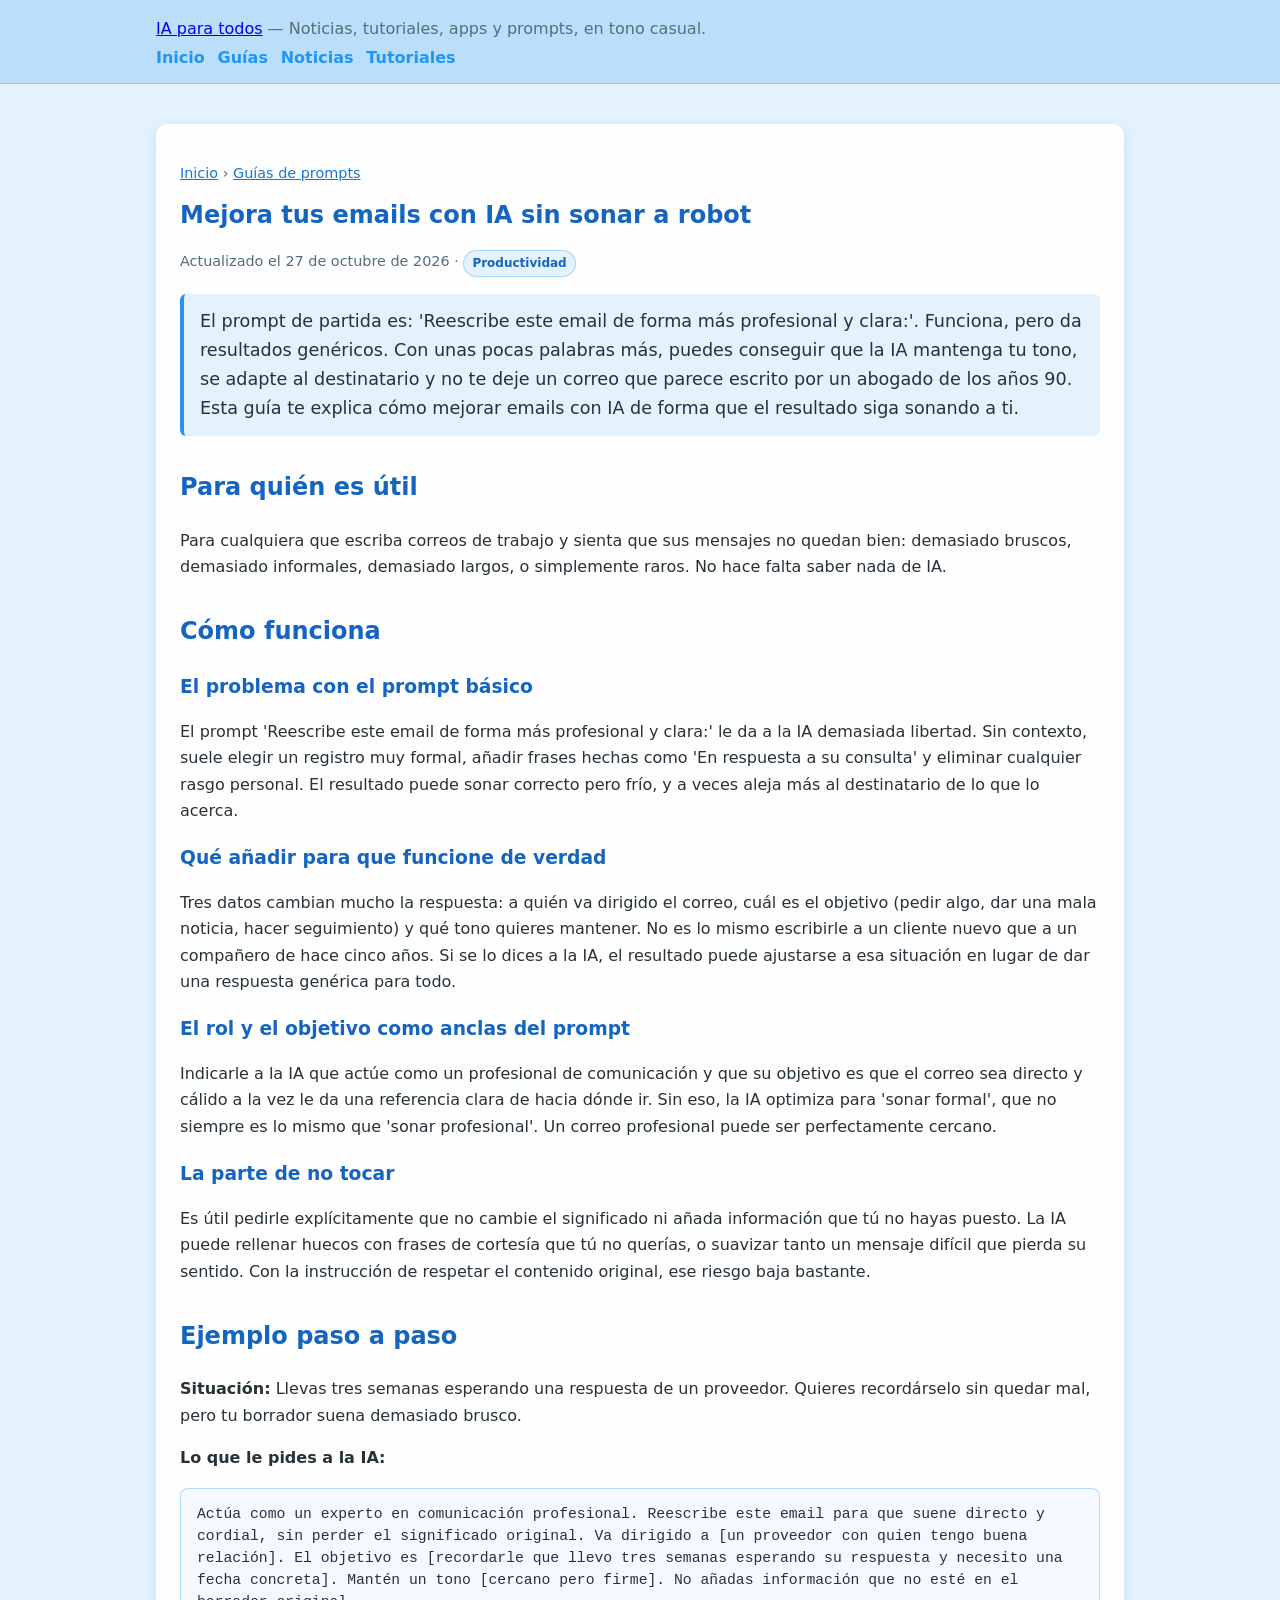
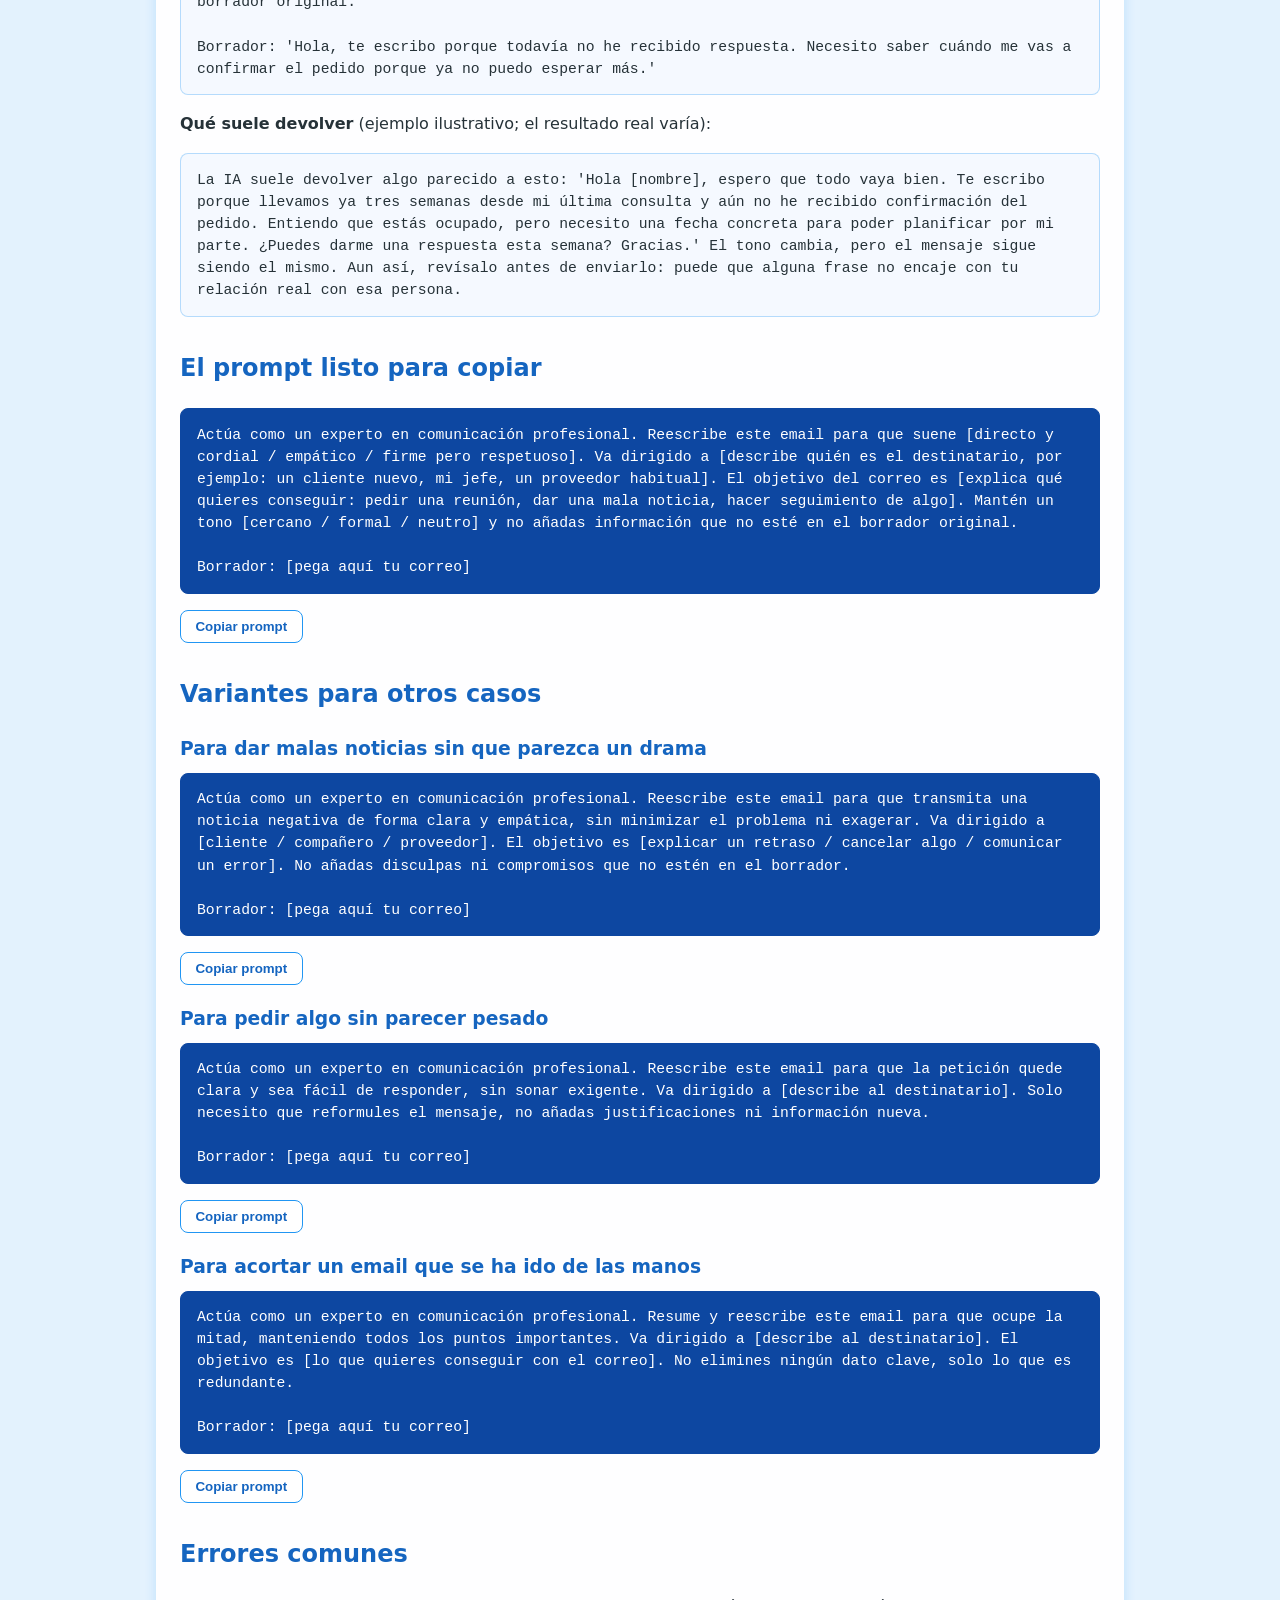
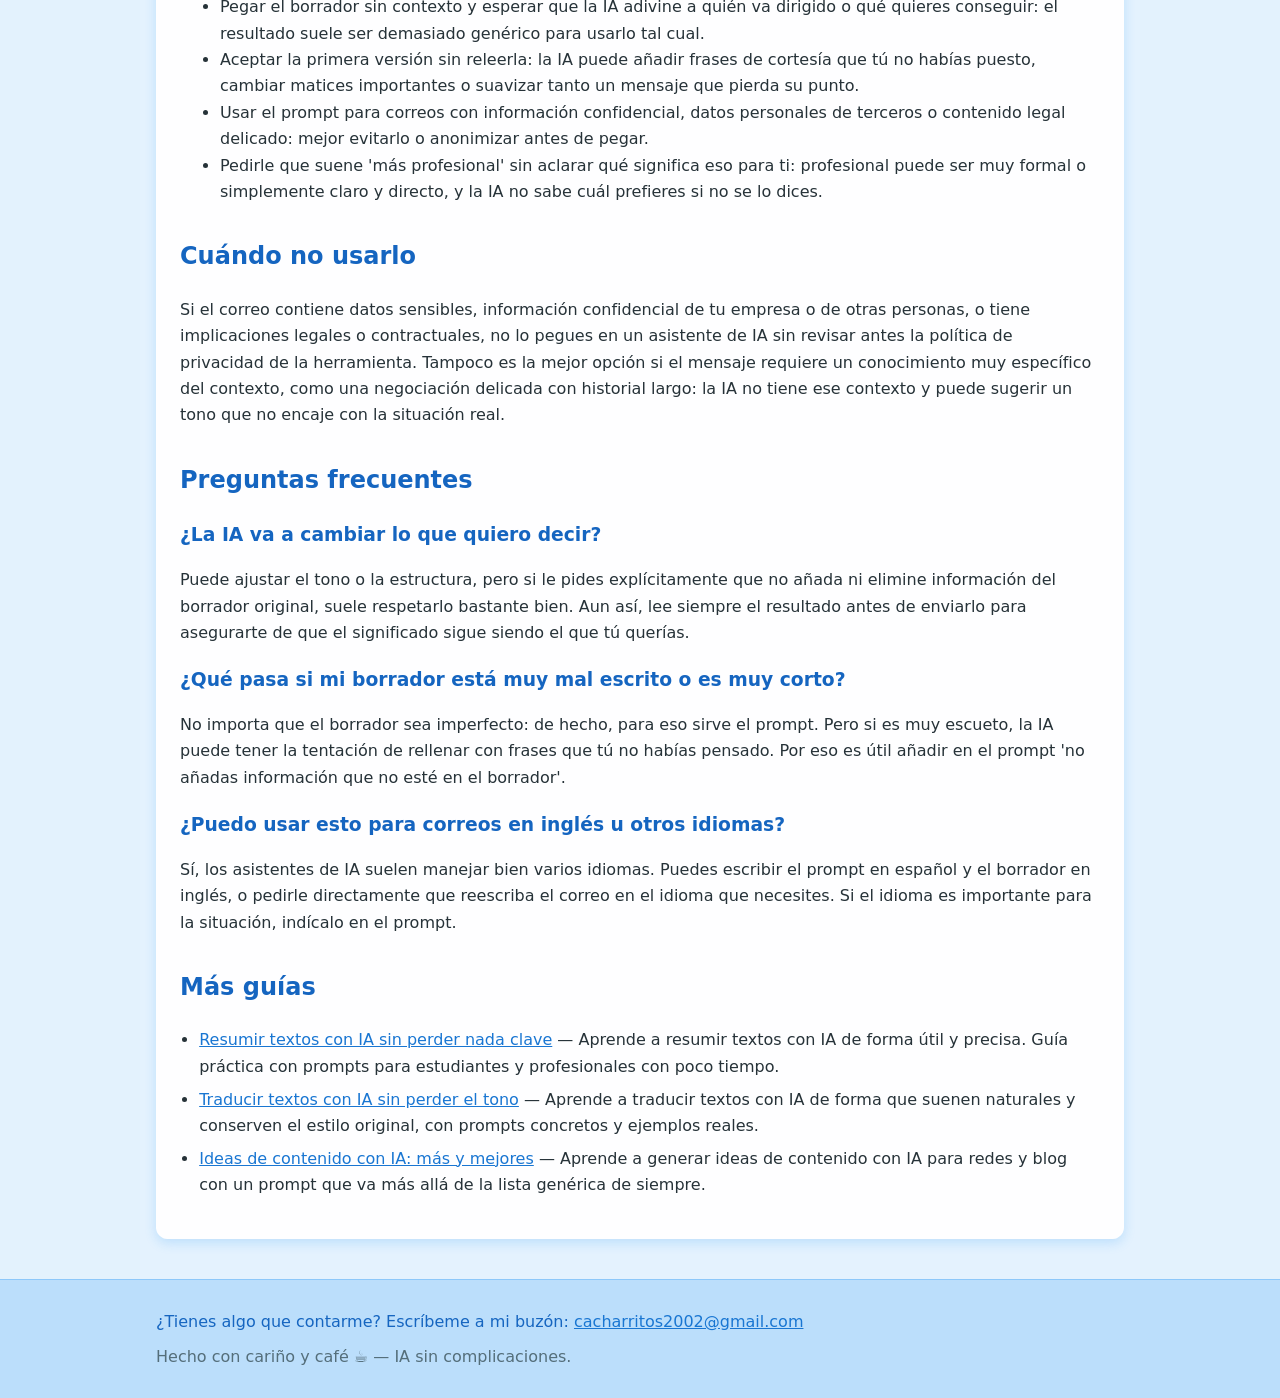
<file: prompts/mejorar-emails-profesionales-con-ia/index.html>
<!doctype html>
<html lang="es">
<head>
  <!-- Google Tag Manager -->
<script>(function(w,d,s,l,i){w[l]=w[l]||[];w[l].push({'gtm.start':
new Date().getTime(),event:'gtm.js'});var f=d.getElementsByTagName(s)[0],
j=d.createElement(s),dl=l!='dataLayer'?'&l='+l:'';j.async=true;j.src=
'https://www.googletagmanager.com/gtm.js?id='+i+dl;f.parentNode.insertBefore(j,f);
})(window,document,'script','dataLayer','GTM-KPVZG4K6');</script>
<!-- End Google Tag Manager -->
  <meta charset="utf-8" />
  <meta name="viewport" content="width=device-width, initial-scale=1" />
  <title>Mejora tus emails con IA sin sonar a robot | IA para todos</title>
  <meta name="description" content="Aprende a mejorar emails con IA usando prompts concretos. Guía práctica para sonar profesional sin perder tu tono ni tardar más de 5 minutos." />
  <meta name="robots" content="index, follow" />
  <link rel="canonical" href="https://iaforall.netlify.app/prompts/mejorar-emails-profesionales-con-ia/" />
  <meta property="og:type" content="article" />
  <meta property="og:url" content="https://iaforall.netlify.app/prompts/mejorar-emails-profesionales-con-ia/" />
  <meta property="og:title" content="Mejora tus emails con IA sin sonar a robot" />
  <meta property="og:description" content="Aprende a mejorar emails con IA usando prompts concretos. Guía práctica para sonar profesional sin perder tu tono ni tardar más de 5 minutos." />
  <meta property="og:locale" content="es_ES" />
  <meta property="og:site_name" content="IA para todos" />
  <meta name="twitter:card" content="summary" />
  <meta name="twitter:title" content="Mejora tus emails con IA sin sonar a robot" />
  <meta name="twitter:description" content="Aprende a mejorar emails con IA usando prompts concretos. Guía práctica para sonar profesional sin perder tu tono ni tardar más de 5 minutos." />
  <link rel="icon" type="image/svg+xml" href="data:image/svg+xml,<svg xmlns='http://www.w3.org/2000/svg' viewBox='0 0 100 100'><text y='.9em' font-size='90'>🤖</text></svg>" />
  <script type="application/ld+json">{"@context": "https://schema.org", "@type": "Article", "headline": "Mejora tus emails con IA sin sonar a robot", "description": "Aprende a mejorar emails con IA usando prompts concretos. Guía práctica para sonar profesional sin perder tu tono ni tardar más de 5 minutos.", "inLanguage": "es", "datePublished": "2026-10-27", "dateModified": "2026-10-27", "mainEntityOfPage": "https://iaforall.netlify.app/prompts/mejorar-emails-profesionales-con-ia/", "author": {"@type": "Organization", "name": "IA para todos"}, "publisher": {"@type": "Organization", "name": "IA para todos"}}</script>
  <script type="application/ld+json">{"@context": "https://schema.org", "@type": "FAQPage", "mainEntity": [{"@type": "Question", "name": "¿La IA va a cambiar lo que quiero decir?", "acceptedAnswer": {"@type": "Answer", "text": "Puede ajustar el tono o la estructura, pero si le pides explícitamente que no añada ni elimine información del borrador original, suele respetarlo bastante bien. Aun así, lee siempre el resultado antes de enviarlo para asegurarte de que el significado sigue siendo el que tú querías."}}, {"@type": "Question", "name": "¿Qué pasa si mi borrador está muy mal escrito o es muy corto?", "acceptedAnswer": {"@type": "Answer", "text": "No importa que el borrador sea imperfecto: de hecho, para eso sirve el prompt. Pero si es muy escueto, la IA puede tener la tentación de rellenar con frases que tú no habías pensado. Por eso es útil añadir en el prompt 'no añadas información que no esté en el borrador'."}}, {"@type": "Question", "name": "¿Puedo usar esto para correos en inglés u otros idiomas?", "acceptedAnswer": {"@type": "Answer", "text": "Sí, los asistentes de IA suelen manejar bien varios idiomas. Puedes escribir el prompt en español y el borrador en inglés, o pedirle directamente que reescriba el correo en el idioma que necesites. Si el idioma es importante para la situación, indícalo en el prompt."}}]}</script>
  <link rel="stylesheet" href="/styles.css" />
  <style>
    .guia { position: relative; z-index: 1; background: rgba(255, 255, 255, 0.96); color: #263238; border-radius: 12px; padding: 1.5rem; margin: 1.5rem 0; line-height: 1.65; box-shadow: 0 4px 12px rgba(33, 150, 243, 0.2); }
    .guia h1 { margin-top: 0; color: var(--text); line-height: 1.25; }
    .guia h2 { color: var(--text); margin-top: 2rem; }
    .guia h3 { color: var(--text); margin-bottom: 0.3rem; }
    .guia a { color: var(--link); }
    .guia .migas, .guia .meta { color: var(--muted); font-size: 0.9rem; }
    .guia .resumen { font-size: 1.1rem; background: #e3f2fd; border-left: 4px solid var(--accent); padding: 0.8rem 1rem; border-radius: 6px; }
    .guia .bloque { white-space: pre-wrap; word-break: break-word; background: #f5f9ff; border: 1px solid var(--border); border-radius: 8px; padding: 0.9rem 1rem; font-family: ui-monospace, SFMono-Regular, Menlo, Consolas, monospace; font-size: 0.92rem; line-height: 1.5; margin: 0.5rem 0 1rem; }
    .guia .prompt { background: #0d47a1; color: #ffffff; border-color: #0d47a1; }
    .guia .copiar { padding: 0.5rem 0.9rem; border-radius: 8px; border: 1px solid var(--accent); background: #ffffff; color: var(--text); cursor: pointer; font-weight: 600; }
    .guia .copiar:hover { background: #e3f2fd; }
    .guia .nota { background: #fff8e1; border-left: 4px solid #ffb300; padding: 0.8rem 1rem; border-radius: 6px; margin: 1.5rem 0; }
    .guia .mas-guias ul { padding-left: 1.2rem; }
    .guia .mas-guias li { margin: 0.4rem 0; }
  </style>
</head>
<body>
  <!-- Google Tag Manager (noscript) -->
<noscript><iframe src="https://www.googletagmanager.com/ns.html?id=GTM-KPVZG4K6"
height="0" width="0" style="display:none;visibility:hidden"></iframe></noscript>
<!-- End Google Tag Manager (noscript) -->
  <header class="site-header">
    <div class="container">
      <p class="tagline"><a href="/">IA para todos</a> — Noticias, tutoriales, apps y prompts, en tono casual.</p>
      <nav class="nav">
        <a href="/">Inicio</a>
        <a href="/#guias">Guías</a>
        <a href="/#noticias">Noticias</a>
        <a href="/#tutoriales">Tutoriales</a>
      </nav>
    </div>
  </header>

  <main class="container">
    <article class="guia">
      <p class="migas"><a href="/">Inicio</a> › <a href="/#guias">Guías de prompts</a></p>
      <h1>Mejora tus emails con IA sin sonar a robot</h1>
      <p class="meta">Actualizado el 27 de octubre de 2026 · <span class="badge">Productividad</span></p>
      <p class="resumen">El prompt de partida es: &#x27;Reescribe este email de forma más profesional y clara:&#x27;. Funciona, pero da resultados genéricos. Con unas pocas palabras más, puedes conseguir que la IA mantenga tu tono, se adapte al destinatario y no te deje un correo que parece escrito por un abogado de los años 90. Esta guía te explica cómo mejorar emails con IA de forma que el resultado siga sonando a ti.</p>
      <h2>Para quién es útil</h2>
      <p>Para cualquiera que escriba correos de trabajo y sienta que sus mensajes no quedan bien: demasiado bruscos, demasiado informales, demasiado largos, o simplemente raros. No hace falta saber nada de IA.</p>
      <h2>Cómo funciona</h2>
      <h3>El problema con el prompt básico</h3>
      <p>El prompt &#x27;Reescribe este email de forma más profesional y clara:&#x27; le da a la IA demasiada libertad. Sin contexto, suele elegir un registro muy formal, añadir frases hechas como &#x27;En respuesta a su consulta&#x27; y eliminar cualquier rasgo personal. El resultado puede sonar correcto pero frío, y a veces aleja más al destinatario de lo que lo acerca.</p>
      <h3>Qué añadir para que funcione de verdad</h3>
      <p>Tres datos cambian mucho la respuesta: a quién va dirigido el correo, cuál es el objetivo (pedir algo, dar una mala noticia, hacer seguimiento) y qué tono quieres mantener. No es lo mismo escribirle a un cliente nuevo que a un compañero de hace cinco años. Si se lo dices a la IA, el resultado puede ajustarse a esa situación en lugar de dar una respuesta genérica para todo.</p>
      <h3>El rol y el objetivo como anclas del prompt</h3>
      <p>Indicarle a la IA que actúe como un profesional de comunicación y que su objetivo es que el correo sea directo y cálido a la vez le da una referencia clara de hacia dónde ir. Sin eso, la IA optimiza para &#x27;sonar formal&#x27;, que no siempre es lo mismo que &#x27;sonar profesional&#x27;. Un correo profesional puede ser perfectamente cercano.</p>
      <h3>La parte de no tocar</h3>
      <p>Es útil pedirle explícitamente que no cambie el significado ni añada información que tú no hayas puesto. La IA puede rellenar huecos con frases de cortesía que tú no querías, o suavizar tanto un mensaje difícil que pierda su sentido. Con la instrucción de respetar el contenido original, ese riesgo baja bastante.</p>
      <h2>Ejemplo paso a paso</h2>
      <p><strong>Situación:</strong> Llevas tres semanas esperando una respuesta de un proveedor. Quieres recordárselo sin quedar mal, pero tu borrador suena demasiado brusco.</p>
      <p><strong>Lo que le pides a la IA:</strong></p>
      <pre class="bloque">Actúa como un experto en comunicación profesional. Reescribe este email para que suene directo y cordial, sin perder el significado original. Va dirigido a [un proveedor con quien tengo buena relación]. El objetivo es [recordarle que llevo tres semanas esperando su respuesta y necesito una fecha concreta]. Mantén un tono [cercano pero firme]. No añadas información que no esté en el borrador original.

Borrador: &#x27;Hola, te escribo porque todavía no he recibido respuesta. Necesito saber cuándo me vas a confirmar el pedido porque ya no puedo esperar más.&#x27;</pre>
      <p><strong>Qué suele devolver</strong> (ejemplo ilustrativo; el resultado real varía):</p>
      <pre class="bloque">La IA suele devolver algo parecido a esto: &#x27;Hola [nombre], espero que todo vaya bien. Te escribo porque llevamos ya tres semanas desde mi última consulta y aún no he recibido confirmación del pedido. Entiendo que estás ocupado, pero necesito una fecha concreta para poder planificar por mi parte. ¿Puedes darme una respuesta esta semana? Gracias.&#x27; El tono cambia, pero el mensaje sigue siendo el mismo. Aun así, revísalo antes de enviarlo: puede que alguna frase no encaje con tu relación real con esa persona.</pre>
      <h2>El prompt listo para copiar</h2>
      <div class="copiable">
        <pre id="prompt-principal" class="bloque prompt">Actúa como un experto en comunicación profesional. Reescribe este email para que suene [directo y cordial / empático / firme pero respetuoso]. Va dirigido a [describe quién es el destinatario, por ejemplo: un cliente nuevo, mi jefe, un proveedor habitual]. El objetivo del correo es [explica qué quieres conseguir: pedir una reunión, dar una mala noticia, hacer seguimiento de algo]. Mantén un tono [cercano / formal / neutro] y no añadas información que no esté en el borrador original.

Borrador: [pega aquí tu correo]</pre>
        <button type="button" class="copiar" data-target="prompt-principal">Copiar prompt</button>
      </div>
      <h2>Variantes para otros casos</h2>
      <h3>Para dar malas noticias sin que parezca un drama</h3>
      <div class="copiable">
        <pre id="variante-1" class="bloque prompt">Actúa como un experto en comunicación profesional. Reescribe este email para que transmita una noticia negativa de forma clara y empática, sin minimizar el problema ni exagerar. Va dirigido a [cliente / compañero / proveedor]. El objetivo es [explicar un retraso / cancelar algo / comunicar un error]. No añadas disculpas ni compromisos que no estén en el borrador.

Borrador: [pega aquí tu correo]</pre>
        <button type="button" class="copiar" data-target="variante-1">Copiar prompt</button>
      </div>
      <h3>Para pedir algo sin parecer pesado</h3>
      <div class="copiable">
        <pre id="variante-2" class="bloque prompt">Actúa como un experto en comunicación profesional. Reescribe este email para que la petición quede clara y sea fácil de responder, sin sonar exigente. Va dirigido a [describe al destinatario]. Solo necesito que reformules el mensaje, no añadas justificaciones ni información nueva.

Borrador: [pega aquí tu correo]</pre>
        <button type="button" class="copiar" data-target="variante-2">Copiar prompt</button>
      </div>
      <h3>Para acortar un email que se ha ido de las manos</h3>
      <div class="copiable">
        <pre id="variante-3" class="bloque prompt">Actúa como un experto en comunicación profesional. Resume y reescribe este email para que ocupe la mitad, manteniendo todos los puntos importantes. Va dirigido a [describe al destinatario]. El objetivo es [lo que quieres conseguir con el correo]. No elimines ningún dato clave, solo lo que es redundante.

Borrador: [pega aquí tu correo]</pre>
        <button type="button" class="copiar" data-target="variante-3">Copiar prompt</button>
      </div>
      <h2>Errores comunes</h2>
      <ul>
        <li>Pegar el borrador sin contexto y esperar que la IA adivine a quién va dirigido o qué quieres conseguir: el resultado suele ser demasiado genérico para usarlo tal cual.</li>
        <li>Aceptar la primera versión sin releerla: la IA puede añadir frases de cortesía que tú no habías puesto, cambiar matices importantes o suavizar tanto un mensaje que pierda su punto.</li>
        <li>Usar el prompt para correos con información confidencial, datos personales de terceros o contenido legal delicado: mejor evitarlo o anonimizar antes de pegar.</li>
        <li>Pedirle que suene &#x27;más profesional&#x27; sin aclarar qué significa eso para ti: profesional puede ser muy formal o simplemente claro y directo, y la IA no sabe cuál prefieres si no se lo dices.</li>
      </ul>
      <h2>Cuándo no usarlo</h2>
      <p>Si el correo contiene datos sensibles, información confidencial de tu empresa o de otras personas, o tiene implicaciones legales o contractuales, no lo pegues en un asistente de IA sin revisar antes la política de privacidad de la herramienta. Tampoco es la mejor opción si el mensaje requiere un conocimiento muy específico del contexto, como una negociación delicada con historial largo: la IA no tiene ese contexto y puede sugerir un tono que no encaje con la situación real.</p>
      <h2>Preguntas frecuentes</h2>
      <h3>¿La IA va a cambiar lo que quiero decir?</h3>
      <p>Puede ajustar el tono o la estructura, pero si le pides explícitamente que no añada ni elimine información del borrador original, suele respetarlo bastante bien. Aun así, lee siempre el resultado antes de enviarlo para asegurarte de que el significado sigue siendo el que tú querías.</p>
      <h3>¿Qué pasa si mi borrador está muy mal escrito o es muy corto?</h3>
      <p>No importa que el borrador sea imperfecto: de hecho, para eso sirve el prompt. Pero si es muy escueto, la IA puede tener la tentación de rellenar con frases que tú no habías pensado. Por eso es útil añadir en el prompt &#x27;no añadas información que no esté en el borrador&#x27;.</p>
      <h3>¿Puedo usar esto para correos en inglés u otros idiomas?</h3>
      <p>Sí, los asistentes de IA suelen manejar bien varios idiomas. Puedes escribir el prompt en español y el borrador en inglés, o pedirle directamente que reescriba el correo en el idioma que necesites. Si el idioma es importante para la situación, indícalo en el prompt.</p>
      <!-- REL:START -->
      <div class="mas-guias">
        <h2>Más guías</h2>
        <ul>
          <li><a href="/prompts/resumir-textos-largos-con-ia/">Resumir textos con IA sin perder nada clave</a> — Aprende a resumir textos con IA de forma útil y precisa. Guía práctica con prompts para estudiantes y profesionales con poco tiempo.</li>
          <li><a href="/prompts/traducir-textos-con-ia-manteniendo-el-tono/">Traducir textos con IA sin perder el tono</a> — Aprende a traducir textos con IA de forma que suenen naturales y conserven el estilo original, con prompts concretos y ejemplos reales.</li>
          <li><a href="/prompts/ideas-de-contenido-con-ia/">Ideas de contenido con IA: más y mejores</a> — Aprende a generar ideas de contenido con IA para redes y blog con un prompt que va más allá de la lista genérica de siempre.</li>
        </ul>
      </div>
      <!-- REL:END -->
    </article>
  </main>

  <footer class="site-footer">
    <div class="container">
      <p>¿Tienes algo que contarme? Escríbeme a mi buzón:
        <a href="mailto:cacharritos2002@gmail.com">cacharritos2002@gmail.com</a>
      </p>
      <p class="small">Hecho con cariño y café ☕️ — IA sin complicaciones.</p>
    </div>
  </footer>

  <script>
    document.querySelectorAll('.copiar').forEach(function (b) {
      b.addEventListener('click', function () {
        var el = document.getElementById(b.dataset.target);
        if (!el || !navigator.clipboard) return;
        navigator.clipboard.writeText(el.textContent).then(function () {
          var t = b.textContent;
          b.textContent = '¡Copiado!';
          setTimeout(function () { b.textContent = t; }, 1500);
        });
      });
    });
  </script>
</body>
</html>
</file>
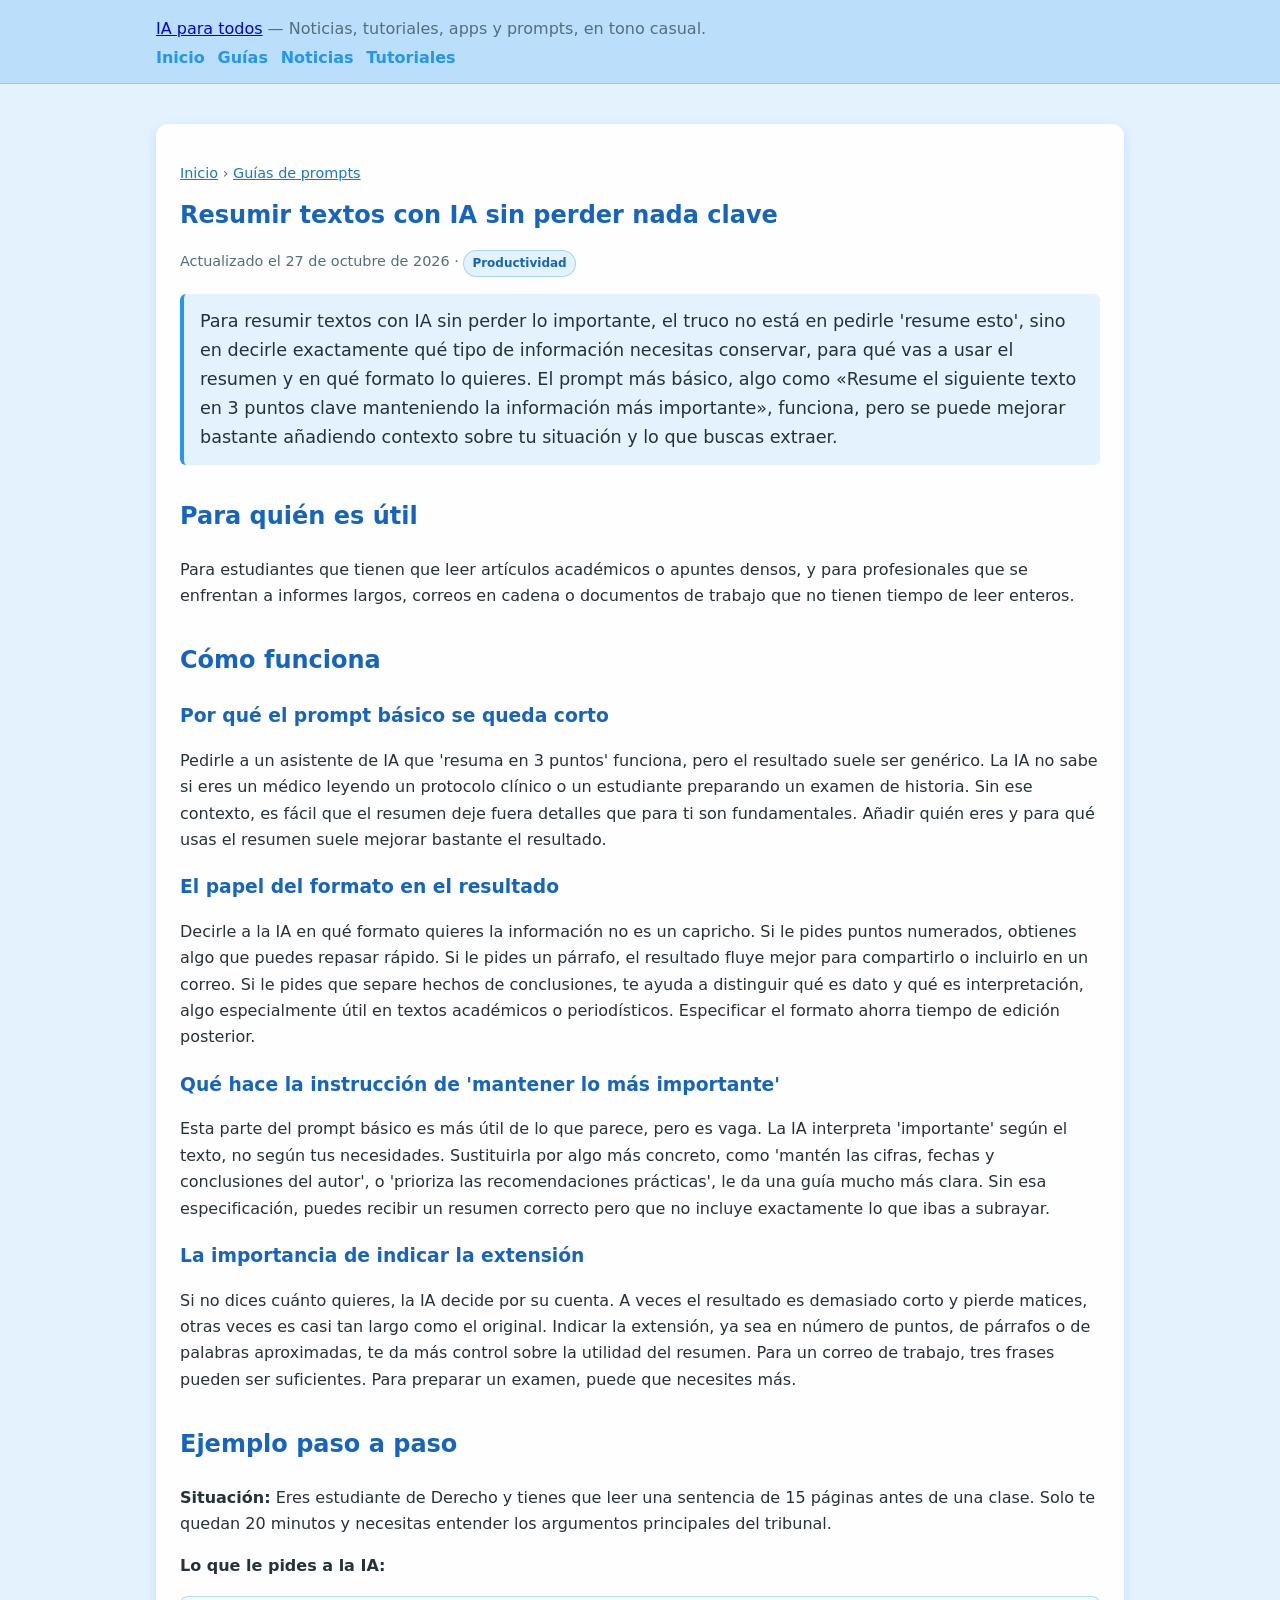
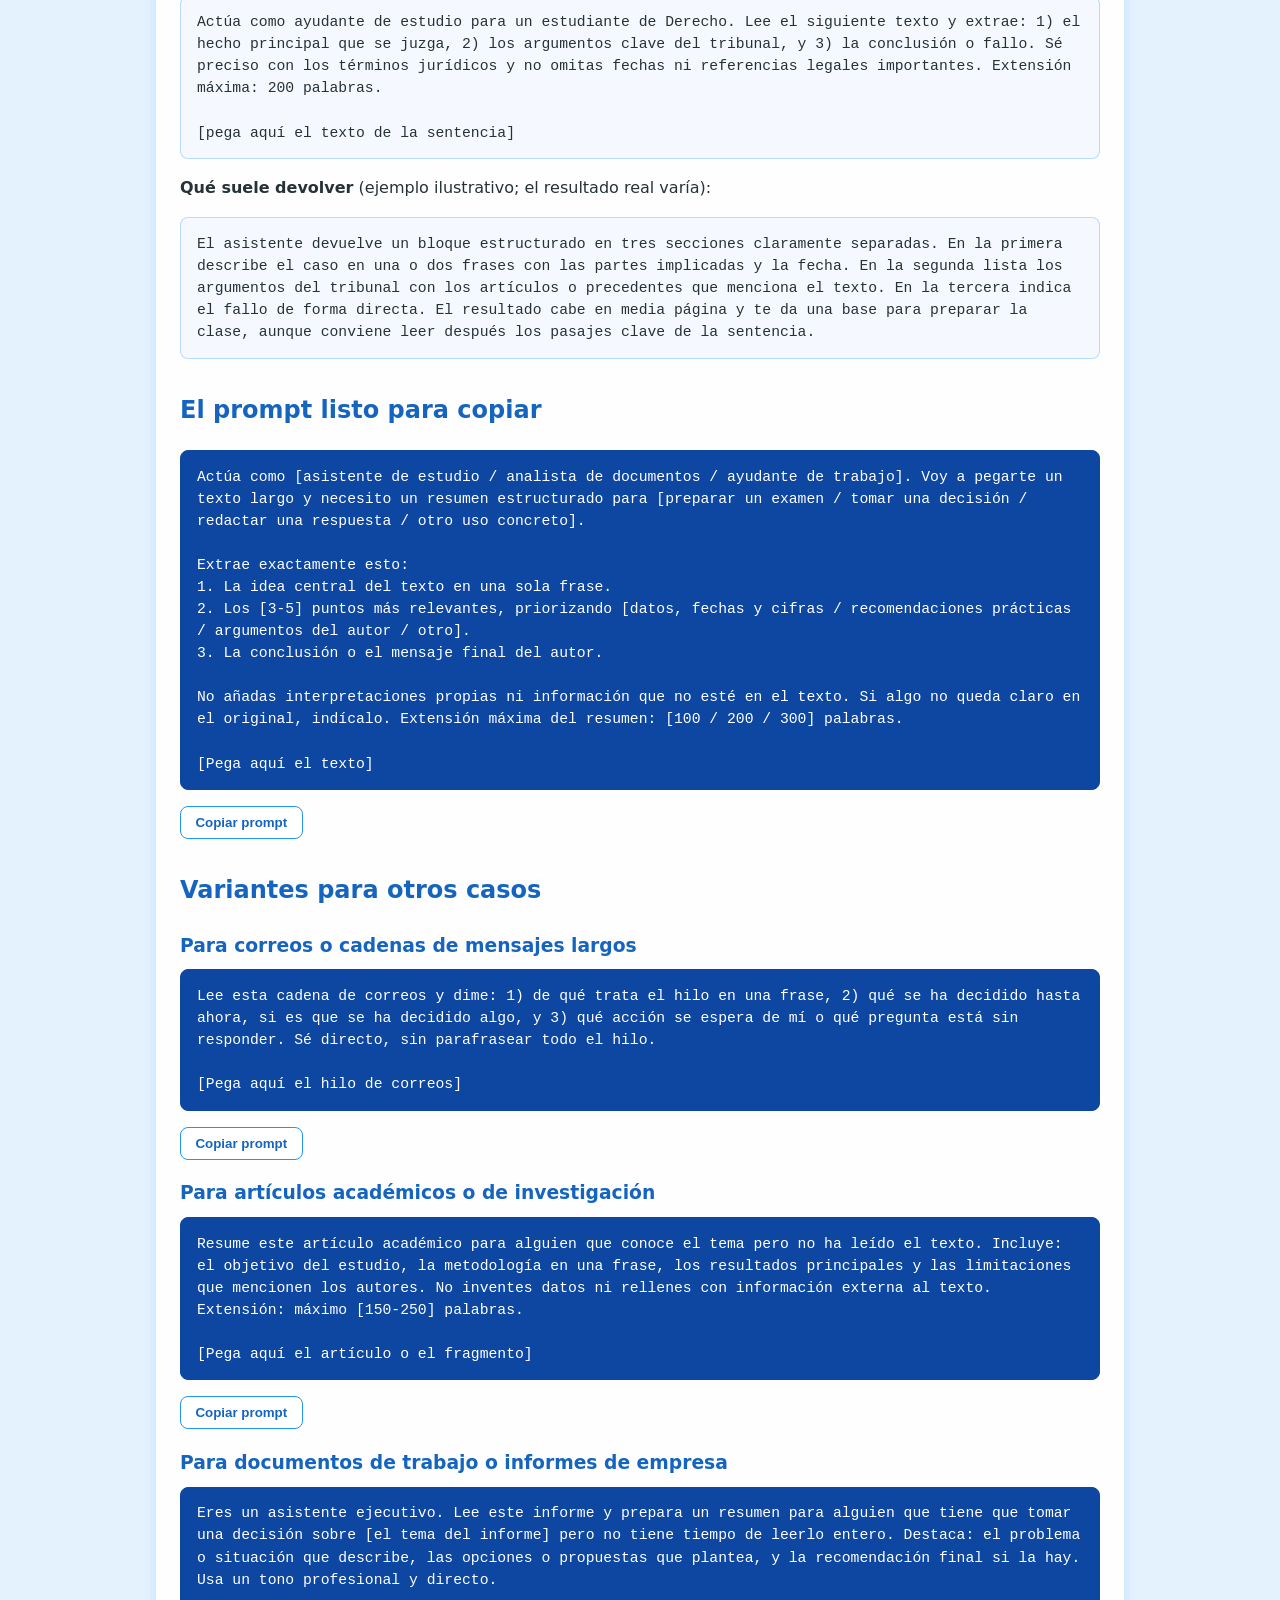
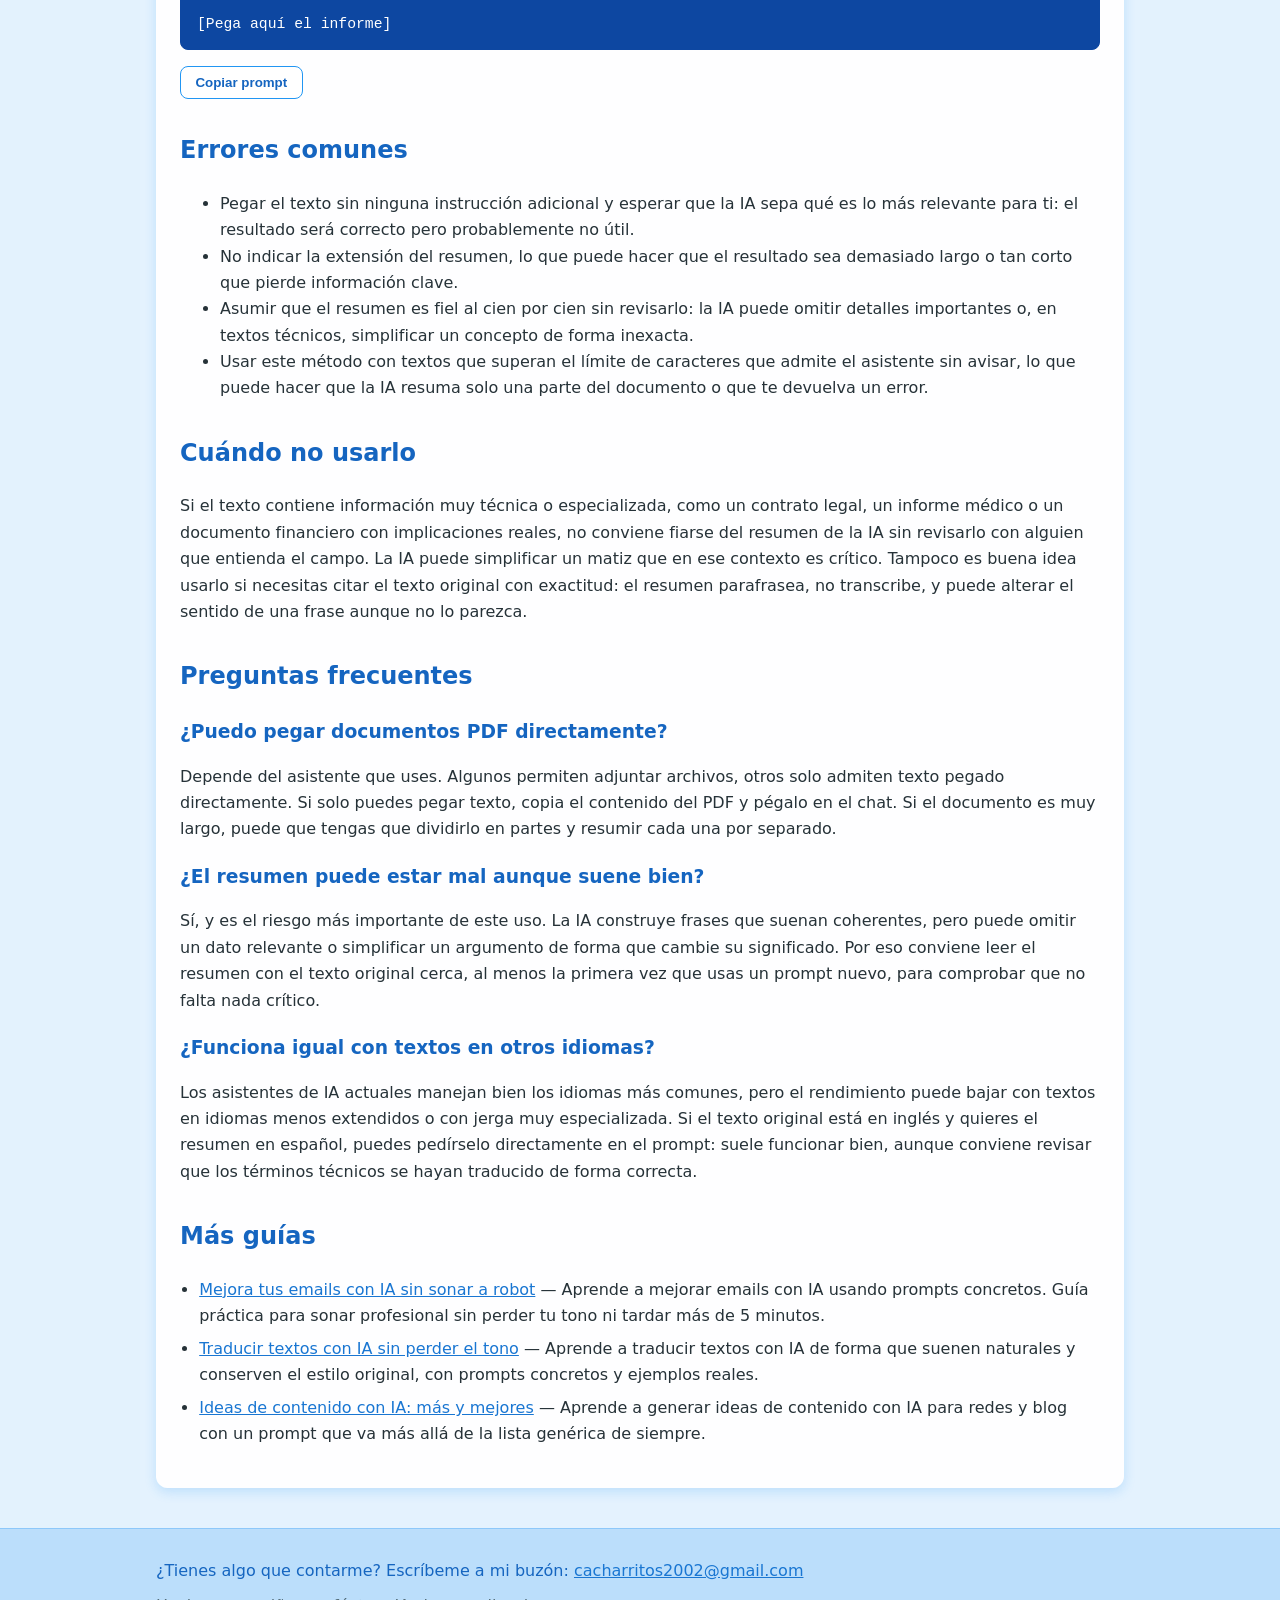
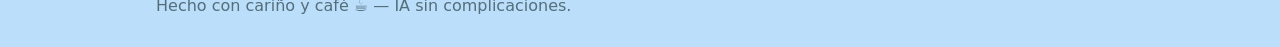
<file: prompts/resumir-textos-largos-con-ia/index.html>
<!doctype html>
<html lang="es">
<head>
  <!-- Google Tag Manager -->
<script>(function(w,d,s,l,i){w[l]=w[l]||[];w[l].push({'gtm.start':
new Date().getTime(),event:'gtm.js'});var f=d.getElementsByTagName(s)[0],
j=d.createElement(s),dl=l!='dataLayer'?'&l='+l:'';j.async=true;j.src=
'https://www.googletagmanager.com/gtm.js?id='+i+dl;f.parentNode.insertBefore(j,f);
})(window,document,'script','dataLayer','GTM-KPVZG4K6');</script>
<!-- End Google Tag Manager -->
  <meta charset="utf-8" />
  <meta name="viewport" content="width=device-width, initial-scale=1" />
  <title>Resumir textos con IA sin perder nada clave | IA para todos</title>
  <meta name="description" content="Aprende a resumir textos con IA de forma útil y precisa. Guía práctica con prompts para estudiantes y profesionales con poco tiempo." />
  <meta name="robots" content="index, follow" />
  <link rel="canonical" href="https://iaforall.netlify.app/prompts/resumir-textos-largos-con-ia/" />
  <meta property="og:type" content="article" />
  <meta property="og:url" content="https://iaforall.netlify.app/prompts/resumir-textos-largos-con-ia/" />
  <meta property="og:title" content="Resumir textos con IA sin perder nada clave" />
  <meta property="og:description" content="Aprende a resumir textos con IA de forma útil y precisa. Guía práctica con prompts para estudiantes y profesionales con poco tiempo." />
  <meta property="og:locale" content="es_ES" />
  <meta property="og:site_name" content="IA para todos" />
  <meta name="twitter:card" content="summary" />
  <meta name="twitter:title" content="Resumir textos con IA sin perder nada clave" />
  <meta name="twitter:description" content="Aprende a resumir textos con IA de forma útil y precisa. Guía práctica con prompts para estudiantes y profesionales con poco tiempo." />
  <link rel="icon" type="image/svg+xml" href="data:image/svg+xml,<svg xmlns='http://www.w3.org/2000/svg' viewBox='0 0 100 100'><text y='.9em' font-size='90'>🤖</text></svg>" />
  <script type="application/ld+json">{"@context": "https://schema.org", "@type": "Article", "headline": "Resumir textos con IA sin perder nada clave", "description": "Aprende a resumir textos con IA de forma útil y precisa. Guía práctica con prompts para estudiantes y profesionales con poco tiempo.", "inLanguage": "es", "datePublished": "2026-10-27", "dateModified": "2026-10-27", "mainEntityOfPage": "https://iaforall.netlify.app/prompts/resumir-textos-largos-con-ia/", "author": {"@type": "Organization", "name": "IA para todos"}, "publisher": {"@type": "Organization", "name": "IA para todos"}}</script>
  <script type="application/ld+json">{"@context": "https://schema.org", "@type": "FAQPage", "mainEntity": [{"@type": "Question", "name": "¿Puedo pegar documentos PDF directamente?", "acceptedAnswer": {"@type": "Answer", "text": "Depende del asistente que uses. Algunos permiten adjuntar archivos, otros solo admiten texto pegado directamente. Si solo puedes pegar texto, copia el contenido del PDF y pégalo en el chat. Si el documento es muy largo, puede que tengas que dividirlo en partes y resumir cada una por separado."}}, {"@type": "Question", "name": "¿El resumen puede estar mal aunque suene bien?", "acceptedAnswer": {"@type": "Answer", "text": "Sí, y es el riesgo más importante de este uso. La IA construye frases que suenan coherentes, pero puede omitir un dato relevante o simplificar un argumento de forma que cambie su significado. Por eso conviene leer el resumen con el texto original cerca, al menos la primera vez que usas un prompt nuevo, para comprobar que no falta nada crítico."}}, {"@type": "Question", "name": "¿Funciona igual con textos en otros idiomas?", "acceptedAnswer": {"@type": "Answer", "text": "Los asistentes de IA actuales manejan bien los idiomas más comunes, pero el rendimiento puede bajar con textos en idiomas menos extendidos o con jerga muy especializada. Si el texto original está en inglés y quieres el resumen en español, puedes pedírselo directamente en el prompt: suele funcionar bien, aunque conviene revisar que los términos técnicos se hayan traducido de forma correcta."}}]}</script>
  <link rel="stylesheet" href="/styles.css" />
  <style>
    .guia { position: relative; z-index: 1; background: rgba(255, 255, 255, 0.96); color: #263238; border-radius: 12px; padding: 1.5rem; margin: 1.5rem 0; line-height: 1.65; box-shadow: 0 4px 12px rgba(33, 150, 243, 0.2); }
    .guia h1 { margin-top: 0; color: var(--text); line-height: 1.25; }
    .guia h2 { color: var(--text); margin-top: 2rem; }
    .guia h3 { color: var(--text); margin-bottom: 0.3rem; }
    .guia a { color: var(--link); }
    .guia .migas, .guia .meta { color: var(--muted); font-size: 0.9rem; }
    .guia .resumen { font-size: 1.1rem; background: #e3f2fd; border-left: 4px solid var(--accent); padding: 0.8rem 1rem; border-radius: 6px; }
    .guia .bloque { white-space: pre-wrap; word-break: break-word; background: #f5f9ff; border: 1px solid var(--border); border-radius: 8px; padding: 0.9rem 1rem; font-family: ui-monospace, SFMono-Regular, Menlo, Consolas, monospace; font-size: 0.92rem; line-height: 1.5; margin: 0.5rem 0 1rem; }
    .guia .prompt { background: #0d47a1; color: #ffffff; border-color: #0d47a1; }
    .guia .copiar { padding: 0.5rem 0.9rem; border-radius: 8px; border: 1px solid var(--accent); background: #ffffff; color: var(--text); cursor: pointer; font-weight: 600; }
    .guia .copiar:hover { background: #e3f2fd; }
    .guia .nota { background: #fff8e1; border-left: 4px solid #ffb300; padding: 0.8rem 1rem; border-radius: 6px; margin: 1.5rem 0; }
    .guia .mas-guias ul { padding-left: 1.2rem; }
    .guia .mas-guias li { margin: 0.4rem 0; }
  </style>
</head>
<body>
  <!-- Google Tag Manager (noscript) -->
<noscript><iframe src="https://www.googletagmanager.com/ns.html?id=GTM-KPVZG4K6"
height="0" width="0" style="display:none;visibility:hidden"></iframe></noscript>
<!-- End Google Tag Manager (noscript) -->
  <header class="site-header">
    <div class="container">
      <p class="tagline"><a href="/">IA para todos</a> — Noticias, tutoriales, apps y prompts, en tono casual.</p>
      <nav class="nav">
        <a href="/">Inicio</a>
        <a href="/#guias">Guías</a>
        <a href="/#noticias">Noticias</a>
        <a href="/#tutoriales">Tutoriales</a>
      </nav>
    </div>
  </header>

  <main class="container">
    <article class="guia">
      <p class="migas"><a href="/">Inicio</a> › <a href="/#guias">Guías de prompts</a></p>
      <h1>Resumir textos con IA sin perder nada clave</h1>
      <p class="meta">Actualizado el 27 de octubre de 2026 · <span class="badge">Productividad</span></p>
      <p class="resumen">Para resumir textos con IA sin perder lo importante, el truco no está en pedirle &#x27;resume esto&#x27;, sino en decirle exactamente qué tipo de información necesitas conservar, para qué vas a usar el resumen y en qué formato lo quieres. El prompt más básico, algo como «Resume el siguiente texto en 3 puntos clave manteniendo la información más importante», funciona, pero se puede mejorar bastante añadiendo contexto sobre tu situación y lo que buscas extraer.</p>
      <h2>Para quién es útil</h2>
      <p>Para estudiantes que tienen que leer artículos académicos o apuntes densos, y para profesionales que se enfrentan a informes largos, correos en cadena o documentos de trabajo que no tienen tiempo de leer enteros.</p>
      <h2>Cómo funciona</h2>
      <h3>Por qué el prompt básico se queda corto</h3>
      <p>Pedirle a un asistente de IA que &#x27;resuma en 3 puntos&#x27; funciona, pero el resultado suele ser genérico. La IA no sabe si eres un médico leyendo un protocolo clínico o un estudiante preparando un examen de historia. Sin ese contexto, es fácil que el resumen deje fuera detalles que para ti son fundamentales. Añadir quién eres y para qué usas el resumen suele mejorar bastante el resultado.</p>
      <h3>El papel del formato en el resultado</h3>
      <p>Decirle a la IA en qué formato quieres la información no es un capricho. Si le pides puntos numerados, obtienes algo que puedes repasar rápido. Si le pides un párrafo, el resultado fluye mejor para compartirlo o incluirlo en un correo. Si le pides que separe hechos de conclusiones, te ayuda a distinguir qué es dato y qué es interpretación, algo especialmente útil en textos académicos o periodísticos. Especificar el formato ahorra tiempo de edición posterior.</p>
      <h3>Qué hace la instrucción de &#x27;mantener lo más importante&#x27;</h3>
      <p>Esta parte del prompt básico es más útil de lo que parece, pero es vaga. La IA interpreta &#x27;importante&#x27; según el texto, no según tus necesidades. Sustituirla por algo más concreto, como &#x27;mantén las cifras, fechas y conclusiones del autor&#x27;, o &#x27;prioriza las recomendaciones prácticas&#x27;, le da una guía mucho más clara. Sin esa especificación, puedes recibir un resumen correcto pero que no incluye exactamente lo que ibas a subrayar.</p>
      <h3>La importancia de indicar la extensión</h3>
      <p>Si no dices cuánto quieres, la IA decide por su cuenta. A veces el resultado es demasiado corto y pierde matices, otras veces es casi tan largo como el original. Indicar la extensión, ya sea en número de puntos, de párrafos o de palabras aproximadas, te da más control sobre la utilidad del resumen. Para un correo de trabajo, tres frases pueden ser suficientes. Para preparar un examen, puede que necesites más.</p>
      <h2>Ejemplo paso a paso</h2>
      <p><strong>Situación:</strong> Eres estudiante de Derecho y tienes que leer una sentencia de 15 páginas antes de una clase. Solo te quedan 20 minutos y necesitas entender los argumentos principales del tribunal.</p>
      <p><strong>Lo que le pides a la IA:</strong></p>
      <pre class="bloque">Actúa como ayudante de estudio para un estudiante de Derecho. Lee el siguiente texto y extrae: 1) el hecho principal que se juzga, 2) los argumentos clave del tribunal, y 3) la conclusión o fallo. Sé preciso con los términos jurídicos y no omitas fechas ni referencias legales importantes. Extensión máxima: 200 palabras.

[pega aquí el texto de la sentencia]</pre>
      <p><strong>Qué suele devolver</strong> (ejemplo ilustrativo; el resultado real varía):</p>
      <pre class="bloque">El asistente devuelve un bloque estructurado en tres secciones claramente separadas. En la primera describe el caso en una o dos frases con las partes implicadas y la fecha. En la segunda lista los argumentos del tribunal con los artículos o precedentes que menciona el texto. En la tercera indica el fallo de forma directa. El resultado cabe en media página y te da una base para preparar la clase, aunque conviene leer después los pasajes clave de la sentencia.</pre>
      <h2>El prompt listo para copiar</h2>
      <div class="copiable">
        <pre id="prompt-principal" class="bloque prompt">Actúa como [asistente de estudio / analista de documentos / ayudante de trabajo]. Voy a pegarte un texto largo y necesito un resumen estructurado para [preparar un examen / tomar una decisión / redactar una respuesta / otro uso concreto].

Extrae exactamente esto:
1. La idea central del texto en una sola frase.
2. Los [3-5] puntos más relevantes, priorizando [datos, fechas y cifras / recomendaciones prácticas / argumentos del autor / otro].
3. La conclusión o el mensaje final del autor.

No añadas interpretaciones propias ni información que no esté en el texto. Si algo no queda claro en el original, indícalo. Extensión máxima del resumen: [100 / 200 / 300] palabras.

[Pega aquí el texto]</pre>
        <button type="button" class="copiar" data-target="prompt-principal">Copiar prompt</button>
      </div>
      <h2>Variantes para otros casos</h2>
      <h3>Para correos o cadenas de mensajes largos</h3>
      <div class="copiable">
        <pre id="variante-1" class="bloque prompt">Lee esta cadena de correos y dime: 1) de qué trata el hilo en una frase, 2) qué se ha decidido hasta ahora, si es que se ha decidido algo, y 3) qué acción se espera de mí o qué pregunta está sin responder. Sé directo, sin parafrasear todo el hilo.

[Pega aquí el hilo de correos]</pre>
        <button type="button" class="copiar" data-target="variante-1">Copiar prompt</button>
      </div>
      <h3>Para artículos académicos o de investigación</h3>
      <div class="copiable">
        <pre id="variante-2" class="bloque prompt">Resume este artículo académico para alguien que conoce el tema pero no ha leído el texto. Incluye: el objetivo del estudio, la metodología en una frase, los resultados principales y las limitaciones que mencionen los autores. No inventes datos ni rellenes con información externa al texto. Extensión: máximo [150-250] palabras.

[Pega aquí el artículo o el fragmento]</pre>
        <button type="button" class="copiar" data-target="variante-2">Copiar prompt</button>
      </div>
      <h3>Para documentos de trabajo o informes de empresa</h3>
      <div class="copiable">
        <pre id="variante-3" class="bloque prompt">Eres un asistente ejecutivo. Lee este informe y prepara un resumen para alguien que tiene que tomar una decisión sobre [el tema del informe] pero no tiene tiempo de leerlo entero. Destaca: el problema o situación que describe, las opciones o propuestas que plantea, y la recomendación final si la hay. Usa un tono profesional y directo.

[Pega aquí el informe]</pre>
        <button type="button" class="copiar" data-target="variante-3">Copiar prompt</button>
      </div>
      <h2>Errores comunes</h2>
      <ul>
        <li>Pegar el texto sin ninguna instrucción adicional y esperar que la IA sepa qué es lo más relevante para ti: el resultado será correcto pero probablemente no útil.</li>
        <li>No indicar la extensión del resumen, lo que puede hacer que el resultado sea demasiado largo o tan corto que pierde información clave.</li>
        <li>Asumir que el resumen es fiel al cien por cien sin revisarlo: la IA puede omitir detalles importantes o, en textos técnicos, simplificar un concepto de forma inexacta.</li>
        <li>Usar este método con textos que superan el límite de caracteres que admite el asistente sin avisar, lo que puede hacer que la IA resuma solo una parte del documento o que te devuelva un error.</li>
      </ul>
      <h2>Cuándo no usarlo</h2>
      <p>Si el texto contiene información muy técnica o especializada, como un contrato legal, un informe médico o un documento financiero con implicaciones reales, no conviene fiarse del resumen de la IA sin revisarlo con alguien que entienda el campo. La IA puede simplificar un matiz que en ese contexto es crítico. Tampoco es buena idea usarlo si necesitas citar el texto original con exactitud: el resumen parafrasea, no transcribe, y puede alterar el sentido de una frase aunque no lo parezca.</p>
      <h2>Preguntas frecuentes</h2>
      <h3>¿Puedo pegar documentos PDF directamente?</h3>
      <p>Depende del asistente que uses. Algunos permiten adjuntar archivos, otros solo admiten texto pegado directamente. Si solo puedes pegar texto, copia el contenido del PDF y pégalo en el chat. Si el documento es muy largo, puede que tengas que dividirlo en partes y resumir cada una por separado.</p>
      <h3>¿El resumen puede estar mal aunque suene bien?</h3>
      <p>Sí, y es el riesgo más importante de este uso. La IA construye frases que suenan coherentes, pero puede omitir un dato relevante o simplificar un argumento de forma que cambie su significado. Por eso conviene leer el resumen con el texto original cerca, al menos la primera vez que usas un prompt nuevo, para comprobar que no falta nada crítico.</p>
      <h3>¿Funciona igual con textos en otros idiomas?</h3>
      <p>Los asistentes de IA actuales manejan bien los idiomas más comunes, pero el rendimiento puede bajar con textos en idiomas menos extendidos o con jerga muy especializada. Si el texto original está en inglés y quieres el resumen en español, puedes pedírselo directamente en el prompt: suele funcionar bien, aunque conviene revisar que los términos técnicos se hayan traducido de forma correcta.</p>
      <!-- REL:START -->
      <div class="mas-guias">
        <h2>Más guías</h2>
        <ul>
          <li><a href="/prompts/mejorar-emails-profesionales-con-ia/">Mejora tus emails con IA sin sonar a robot</a> — Aprende a mejorar emails con IA usando prompts concretos. Guía práctica para sonar profesional sin perder tu tono ni tardar más de 5 minutos.</li>
          <li><a href="/prompts/traducir-textos-con-ia-manteniendo-el-tono/">Traducir textos con IA sin perder el tono</a> — Aprende a traducir textos con IA de forma que suenen naturales y conserven el estilo original, con prompts concretos y ejemplos reales.</li>
          <li><a href="/prompts/ideas-de-contenido-con-ia/">Ideas de contenido con IA: más y mejores</a> — Aprende a generar ideas de contenido con IA para redes y blog con un prompt que va más allá de la lista genérica de siempre.</li>
        </ul>
      </div>
      <!-- REL:END -->
    </article>
  </main>

  <footer class="site-footer">
    <div class="container">
      <p>¿Tienes algo que contarme? Escríbeme a mi buzón:
        <a href="mailto:cacharritos2002@gmail.com">cacharritos2002@gmail.com</a>
      </p>
      <p class="small">Hecho con cariño y café ☕️ — IA sin complicaciones.</p>
    </div>
  </footer>

  <script>
    document.querySelectorAll('.copiar').forEach(function (b) {
      b.addEventListener('click', function () {
        var el = document.getElementById(b.dataset.target);
        if (!el || !navigator.clipboard) return;
        navigator.clipboard.writeText(el.textContent).then(function () {
          var t = b.textContent;
          b.textContent = '¡Copiado!';
          setTimeout(function () { b.textContent = t; }, 1500);
        });
      });
    });
  </script>
</body>
</html>
</file>
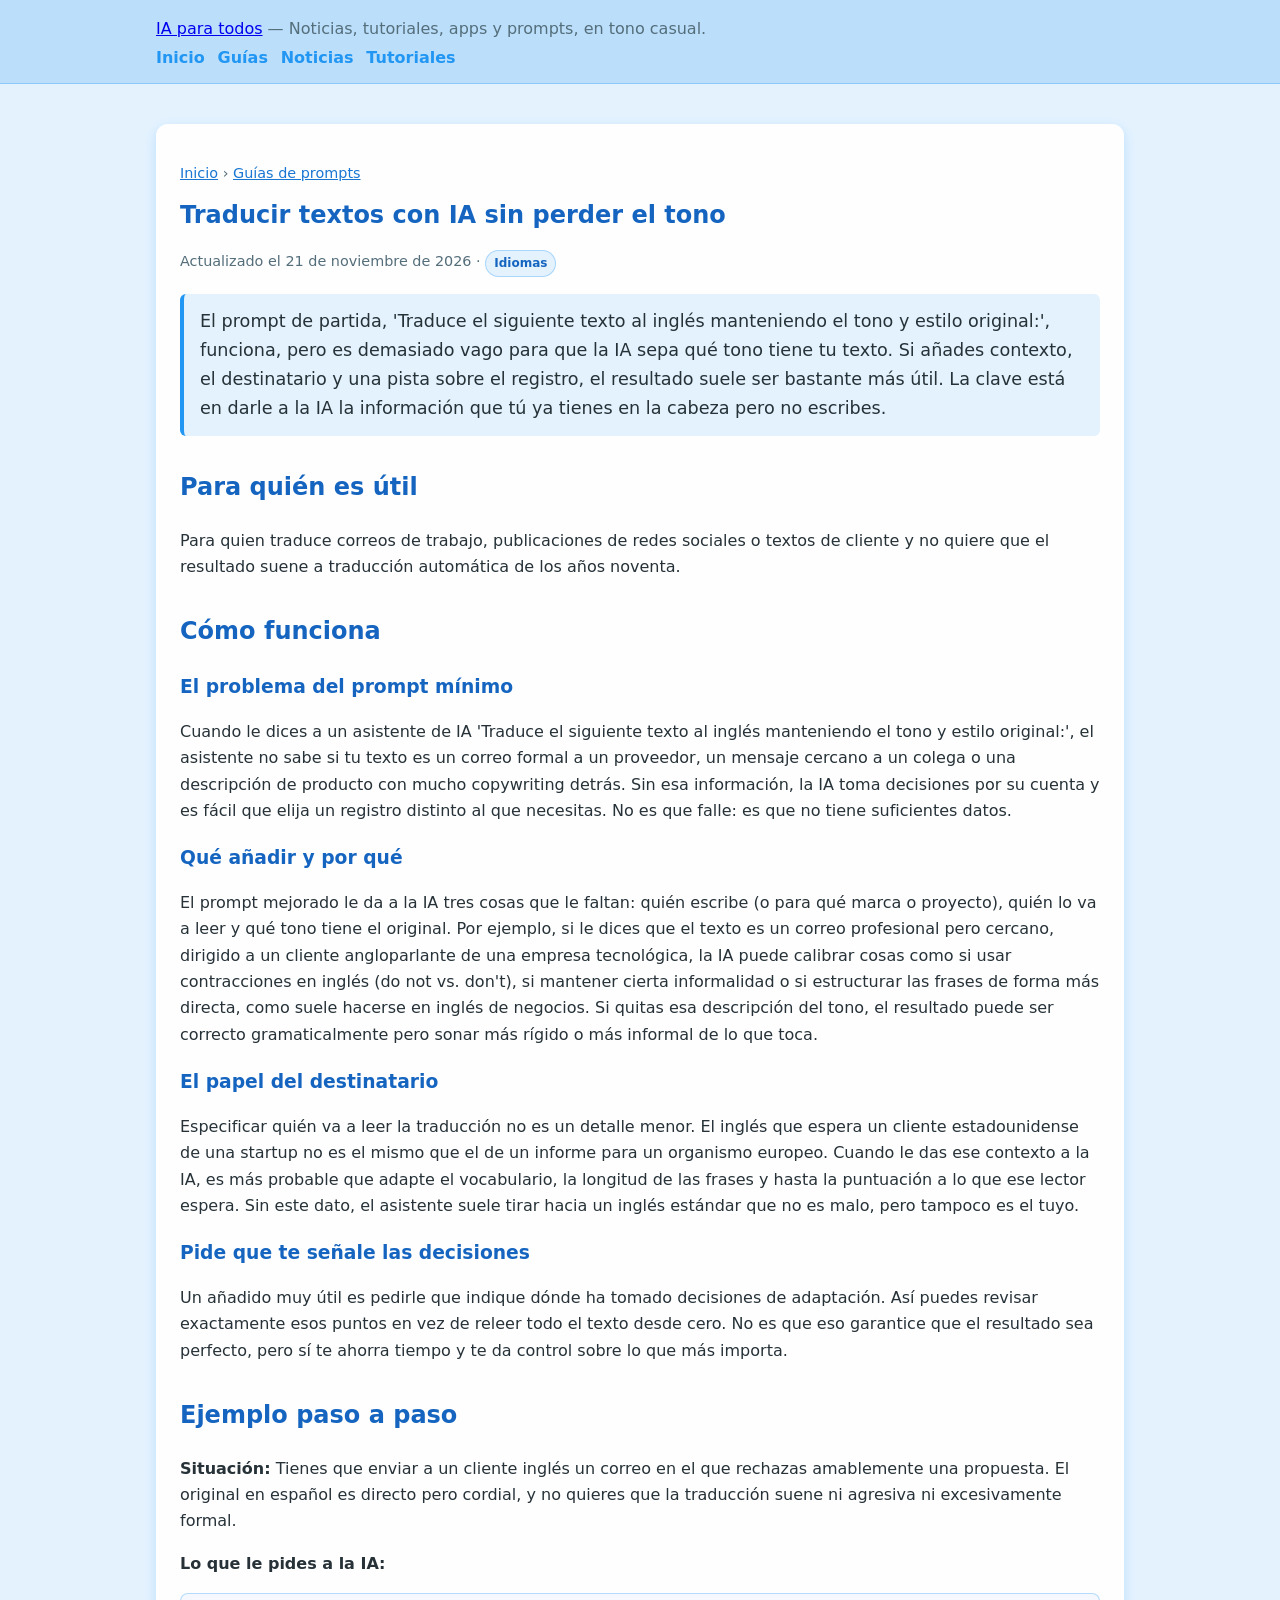
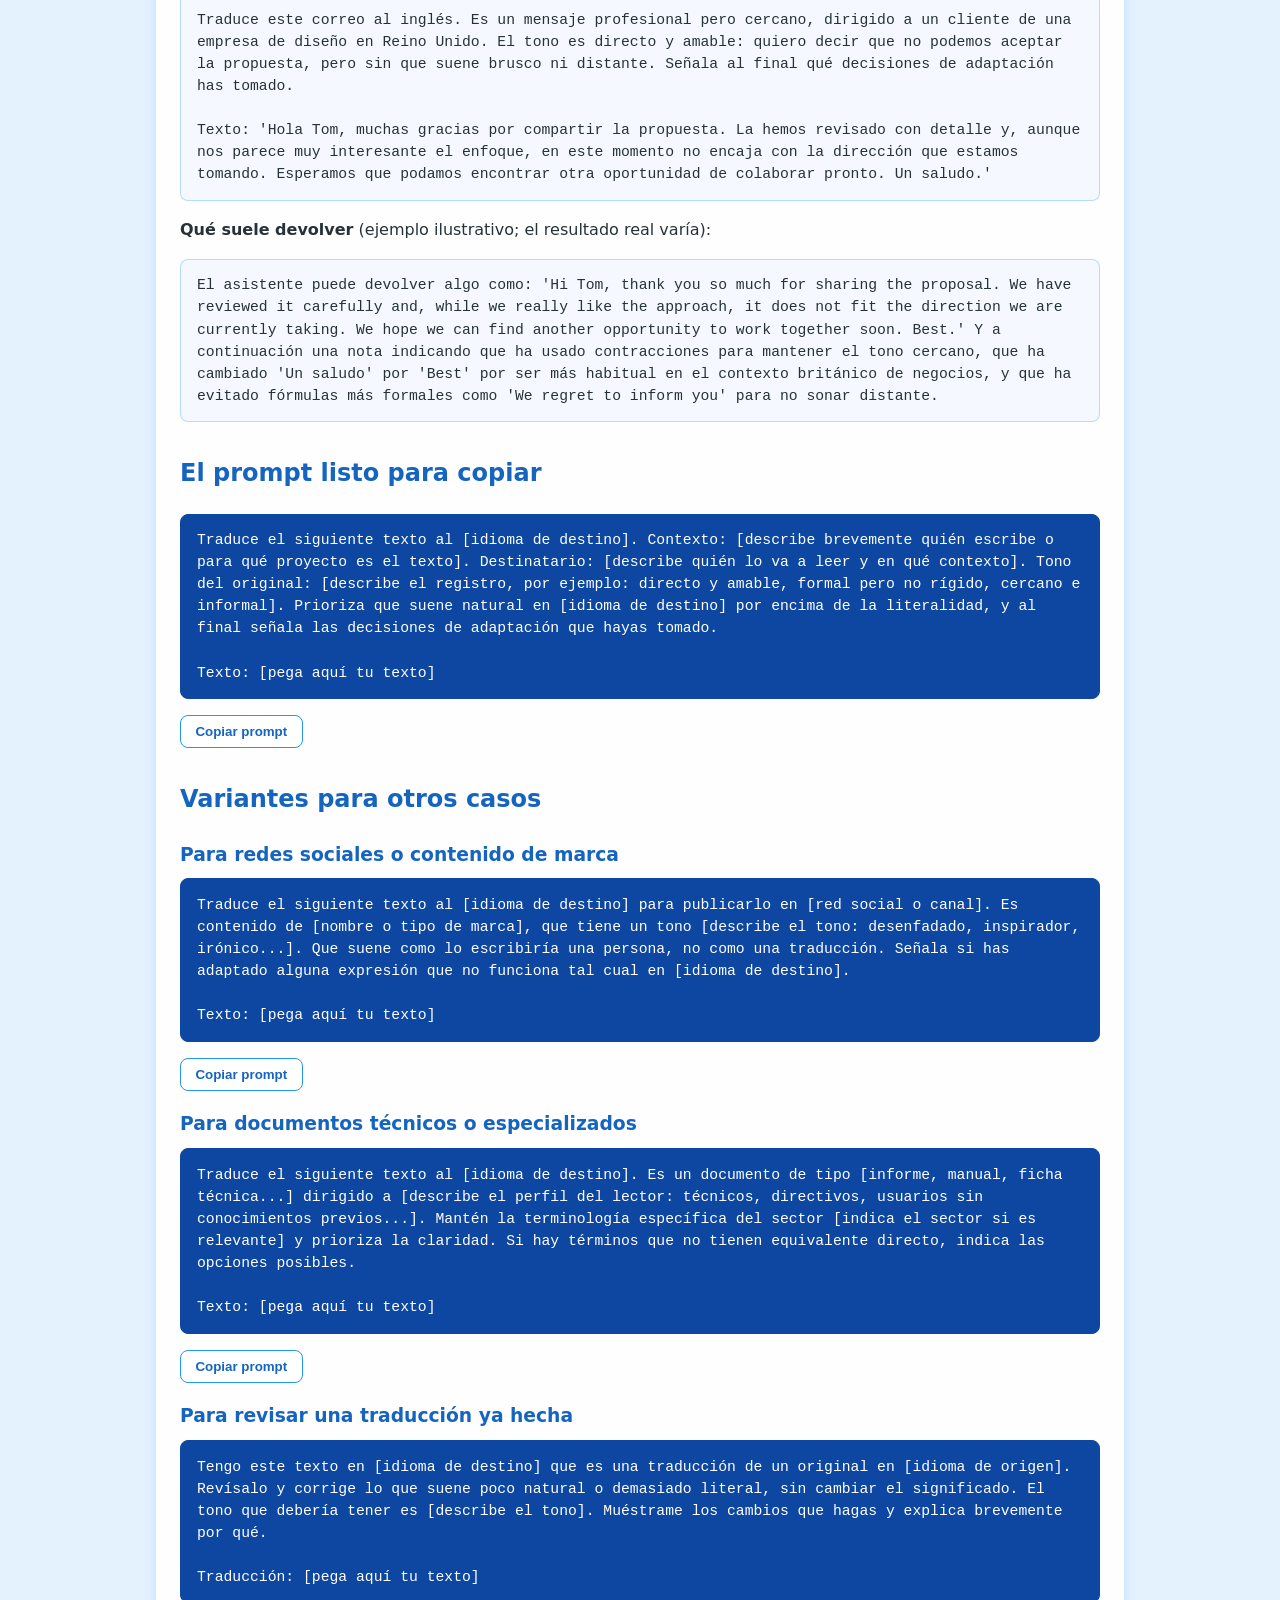
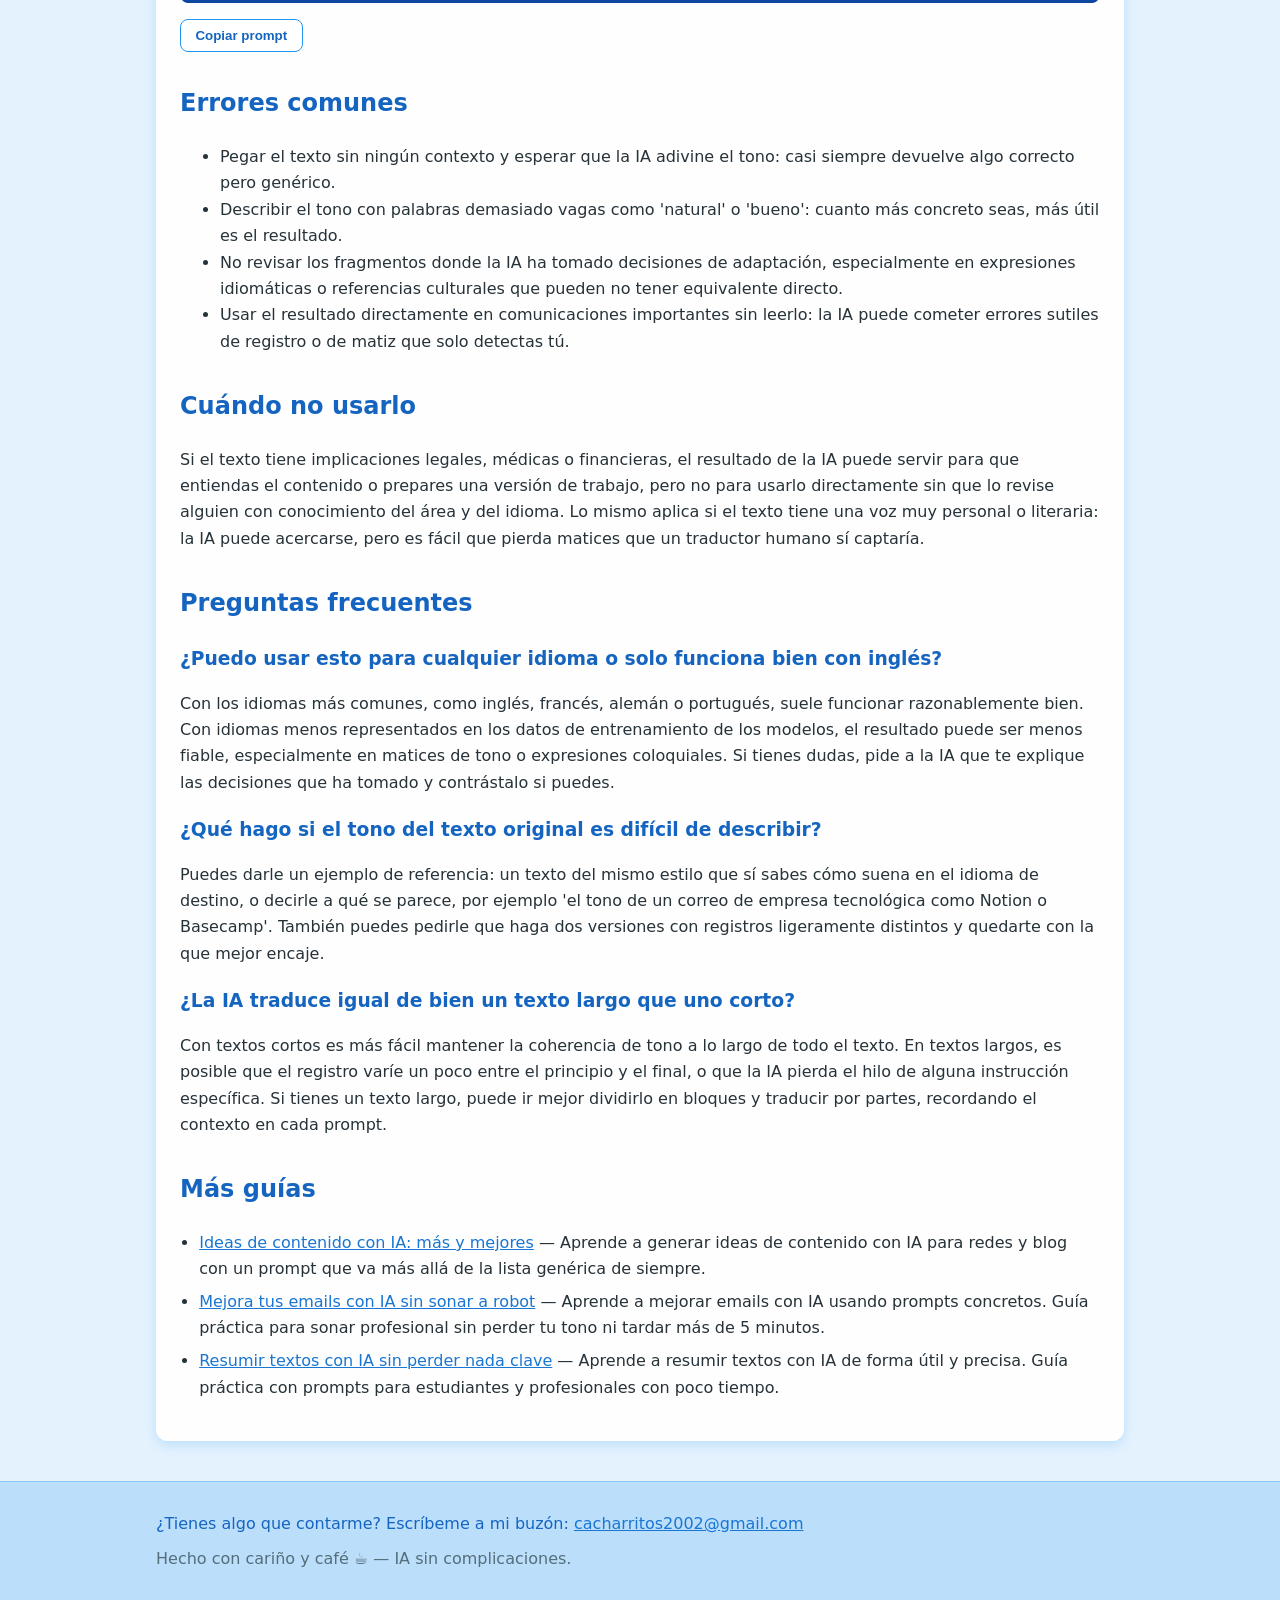
<file: prompts/traducir-textos-con-ia-manteniendo-el-tono/index.html>
<!doctype html>
<html lang="es">
<head>
<!-- Google Tag Manager -->
  <script>(function(w,d,s,l,i){w[l]=w[l]||[];w[l].push({'gtm.start':
  new Date().getTime(),event:'gtm.js'});var f=d.getElementsByTagName(s)[0],
  j=d.createElement(s),dl=l!='dataLayer'?'&l='+l:'';j.async=true;j.src=
  'https://www.googletagmanager.com/gtm.js?id='+i+dl;f.parentNode.insertBefore(j,f);
  })(window,document,'script','dataLayer','GTM-KPVZG4K6');</script>
  <!-- End Google Tag Manager -->
  <meta charset="utf-8" />
  <meta name="viewport" content="width=device-width, initial-scale=1" />
  <title>Traducir textos con IA sin perder el tono | IA para todos</title>
  <meta name="description" content="Aprende a traducir textos con IA de forma que suenen naturales y conserven el estilo original, con prompts concretos y ejemplos reales." />
  <meta name="robots" content="index, follow" />
  <link rel="canonical" href="https://iaforall.netlify.app/prompts/traducir-textos-con-ia-manteniendo-el-tono/" />
  <meta property="og:type" content="article" />
  <meta property="og:url" content="https://iaforall.netlify.app/prompts/traducir-textos-con-ia-manteniendo-el-tono/" />
  <meta property="og:title" content="Traducir textos con IA sin perder el tono" />
  <meta property="og:description" content="Aprende a traducir textos con IA de forma que suenen naturales y conserven el estilo original, con prompts concretos y ejemplos reales." />
  <meta property="og:locale" content="es_ES" />
  <meta property="og:site_name" content="IA para todos" />
  <meta name="twitter:card" content="summary" />
  <meta name="twitter:title" content="Traducir textos con IA sin perder el tono" />
  <meta name="twitter:description" content="Aprende a traducir textos con IA de forma que suenen naturales y conserven el estilo original, con prompts concretos y ejemplos reales." />
  <link rel="icon" type="image/svg+xml" href="data:image/svg+xml,<svg xmlns='http://www.w3.org/2000/svg' viewBox='0 0 100 100'><text y='.9em' font-size='90'>🤖</text></svg>" />
  <script type="application/ld+json">{"@context": "https://schema.org", "@type": "Article", "headline": "Traducir textos con IA sin perder el tono", "description": "Aprende a traducir textos con IA de forma que suenen naturales y conserven el estilo original, con prompts concretos y ejemplos reales.", "inLanguage": "es", "datePublished": "2026-11-21", "dateModified": "2026-11-21", "mainEntityOfPage": "https://iaforall.netlify.app/prompts/traducir-textos-con-ia-manteniendo-el-tono/", "author": {"@type": "Organization", "name": "IA para todos"}, "publisher": {"@type": "Organization", "name": "IA para todos"}}</script>
  <script type="application/ld+json">{"@context": "https://schema.org", "@type": "FAQPage", "mainEntity": [{"@type": "Question", "name": "¿Puedo usar esto para cualquier idioma o solo funciona bien con inglés?", "acceptedAnswer": {"@type": "Answer", "text": "Con los idiomas más comunes, como inglés, francés, alemán o portugués, suele funcionar razonablemente bien. Con idiomas menos representados en los datos de entrenamiento de los modelos, el resultado puede ser menos fiable, especialmente en matices de tono o expresiones coloquiales. Si tienes dudas, pide a la IA que te explique las decisiones que ha tomado y contrástalo si puedes."}}, {"@type": "Question", "name": "¿Qué hago si el tono del texto original es difícil de describir?", "acceptedAnswer": {"@type": "Answer", "text": "Puedes darle un ejemplo de referencia: un texto del mismo estilo que sí sabes cómo suena en el idioma de destino, o decirle a qué se parece, por ejemplo 'el tono de un correo de empresa tecnológica como Notion o Basecamp'. También puedes pedirle que haga dos versiones con registros ligeramente distintos y quedarte con la que mejor encaje."}}, {"@type": "Question", "name": "¿La IA traduce igual de bien un texto largo que uno corto?", "acceptedAnswer": {"@type": "Answer", "text": "Con textos cortos es más fácil mantener la coherencia de tono a lo largo de todo el texto. En textos largos, es posible que el registro varíe un poco entre el principio y el final, o que la IA pierda el hilo de alguna instrucción específica. Si tienes un texto largo, puede ir mejor dividirlo en bloques y traducir por partes, recordando el contexto en cada prompt."}}]}</script>
  <link rel="stylesheet" href="/styles.css" />
  <style>
    .guia { position: relative; z-index: 1; background: rgba(255, 255, 255, 0.96); color: #263238; border-radius: 12px; padding: 1.5rem; margin: 1.5rem 0; line-height: 1.65; box-shadow: 0 4px 12px rgba(33, 150, 243, 0.2); }
    .guia h1 { margin-top: 0; color: var(--text); line-height: 1.25; }
    .guia h2 { color: var(--text); margin-top: 2rem; }
    .guia h3 { color: var(--text); margin-bottom: 0.3rem; }
    .guia a { color: var(--link); }
    .guia .migas, .guia .meta { color: var(--muted); font-size: 0.9rem; }
    .guia .resumen { font-size: 1.1rem; background: #e3f2fd; border-left: 4px solid var(--accent); padding: 0.8rem 1rem; border-radius: 6px; }
    .guia .bloque { white-space: pre-wrap; word-break: break-word; background: #f5f9ff; border: 1px solid var(--border); border-radius: 8px; padding: 0.9rem 1rem; font-family: ui-monospace, SFMono-Regular, Menlo, Consolas, monospace; font-size: 0.92rem; line-height: 1.5; margin: 0.5rem 0 1rem; }
    .guia .prompt { background: #0d47a1; color: #ffffff; border-color: #0d47a1; }
    .guia .copiar { padding: 0.5rem 0.9rem; border-radius: 8px; border: 1px solid var(--accent); background: #ffffff; color: var(--text); cursor: pointer; font-weight: 600; }
    .guia .copiar:hover { background: #e3f2fd; }
    .guia .nota { background: #fff8e1; border-left: 4px solid #ffb300; padding: 0.8rem 1rem; border-radius: 6px; margin: 1.5rem 0; }
    .guia .mas-guias ul { padding-left: 1.2rem; }
    .guia .mas-guias li { margin: 0.4rem 0; }
  </style>
</head>
<body>
<!-- Google Tag Manager (noscript) -->
  <noscript><iframe src="https://www.googletagmanager.com/ns.html?id=GTM-KPVZG4K6"
  height="0" width="0" style="display:none;visibility:hidden"></iframe></noscript>
  <!-- End Google Tag Manager (noscript) -->
  <header class="site-header">
    <div class="container">
      <p class="tagline"><a href="/">IA para todos</a> — Noticias, tutoriales, apps y prompts, en tono casual.</p>
      <nav class="nav">
        <a href="/">Inicio</a>
        <a href="/#guias">Guías</a>
        <a href="/#noticias">Noticias</a>
        <a href="/#tutoriales">Tutoriales</a>
      </nav>
    </div>
  </header>

  <main class="container">
    <article class="guia">
      <p class="migas"><a href="/">Inicio</a> › <a href="/#guias">Guías de prompts</a></p>
      <h1>Traducir textos con IA sin perder el tono</h1>
      <p class="meta">Actualizado el 21 de noviembre de 2026 · <span class="badge">Idiomas</span></p>
      <p class="resumen">El prompt de partida, &#x27;Traduce el siguiente texto al inglés manteniendo el tono y estilo original:&#x27;, funciona, pero es demasiado vago para que la IA sepa qué tono tiene tu texto. Si añades contexto, el destinatario y una pista sobre el registro, el resultado suele ser bastante más útil. La clave está en darle a la IA la información que tú ya tienes en la cabeza pero no escribes.</p>
      <h2>Para quién es útil</h2>
      <p>Para quien traduce correos de trabajo, publicaciones de redes sociales o textos de cliente y no quiere que el resultado suene a traducción automática de los años noventa.</p>
      <h2>Cómo funciona</h2>
      <h3>El problema del prompt mínimo</h3>
      <p>Cuando le dices a un asistente de IA &#x27;Traduce el siguiente texto al inglés manteniendo el tono y estilo original:&#x27;, el asistente no sabe si tu texto es un correo formal a un proveedor, un mensaje cercano a un colega o una descripción de producto con mucho copywriting detrás. Sin esa información, la IA toma decisiones por su cuenta y es fácil que elija un registro distinto al que necesitas. No es que falle: es que no tiene suficientes datos.</p>
      <h3>Qué añadir y por qué</h3>
      <p>El prompt mejorado le da a la IA tres cosas que le faltan: quién escribe (o para qué marca o proyecto), quién lo va a leer y qué tono tiene el original. Por ejemplo, si le dices que el texto es un correo profesional pero cercano, dirigido a un cliente angloparlante de una empresa tecnológica, la IA puede calibrar cosas como si usar contracciones en inglés (do not vs. don&#x27;t), si mantener cierta informalidad o si estructurar las frases de forma más directa, como suele hacerse en inglés de negocios. Si quitas esa descripción del tono, el resultado puede ser correcto gramaticalmente pero sonar más rígido o más informal de lo que toca.</p>
      <h3>El papel del destinatario</h3>
      <p>Especificar quién va a leer la traducción no es un detalle menor. El inglés que espera un cliente estadounidense de una startup no es el mismo que el de un informe para un organismo europeo. Cuando le das ese contexto a la IA, es más probable que adapte el vocabulario, la longitud de las frases y hasta la puntuación a lo que ese lector espera. Sin este dato, el asistente suele tirar hacia un inglés estándar que no es malo, pero tampoco es el tuyo.</p>
      <h3>Pide que te señale las decisiones</h3>
      <p>Un añadido muy útil es pedirle que indique dónde ha tomado decisiones de adaptación. Así puedes revisar exactamente esos puntos en vez de releer todo el texto desde cero. No es que eso garantice que el resultado sea perfecto, pero sí te ahorra tiempo y te da control sobre lo que más importa.</p>
      <h2>Ejemplo paso a paso</h2>
      <p><strong>Situación:</strong> Tienes que enviar a un cliente inglés un correo en el que rechazas amablemente una propuesta. El original en español es directo pero cordial, y no quieres que la traducción suene ni agresiva ni excesivamente formal.</p>
      <p><strong>Lo que le pides a la IA:</strong></p>
      <pre class="bloque">Traduce este correo al inglés. Es un mensaje profesional pero cercano, dirigido a un cliente de una empresa de diseño en Reino Unido. El tono es directo y amable: quiero decir que no podemos aceptar la propuesta, pero sin que suene brusco ni distante. Señala al final qué decisiones de adaptación has tomado.

Texto: &#x27;Hola Tom, muchas gracias por compartir la propuesta. La hemos revisado con detalle y, aunque nos parece muy interesante el enfoque, en este momento no encaja con la dirección que estamos tomando. Esperamos que podamos encontrar otra oportunidad de colaborar pronto. Un saludo.&#x27;</pre>
      <p><strong>Qué suele devolver</strong> (ejemplo ilustrativo; el resultado real varía):</p>
      <pre class="bloque">El asistente puede devolver algo como: &#x27;Hi Tom, thank you so much for sharing the proposal. We have reviewed it carefully and, while we really like the approach, it does not fit the direction we are currently taking. We hope we can find another opportunity to work together soon. Best.&#x27; Y a continuación una nota indicando que ha usado contracciones para mantener el tono cercano, que ha cambiado &#x27;Un saludo&#x27; por &#x27;Best&#x27; por ser más habitual en el contexto británico de negocios, y que ha evitado fórmulas más formales como &#x27;We regret to inform you&#x27; para no sonar distante.</pre>
      <h2>El prompt listo para copiar</h2>
      <div class="copiable">
        <pre id="prompt-principal" class="bloque prompt">Traduce el siguiente texto al [idioma de destino]. Contexto: [describe brevemente quién escribe o para qué proyecto es el texto]. Destinatario: [describe quién lo va a leer y en qué contexto]. Tono del original: [describe el registro, por ejemplo: directo y amable, formal pero no rígido, cercano e informal]. Prioriza que suene natural en [idioma de destino] por encima de la literalidad, y al final señala las decisiones de adaptación que hayas tomado.

Texto: [pega aquí tu texto]</pre>
        <button type="button" class="copiar" data-target="prompt-principal">Copiar prompt</button>
      </div>
      <h2>Variantes para otros casos</h2>
      <h3>Para redes sociales o contenido de marca</h3>
      <div class="copiable">
        <pre id="variante-1" class="bloque prompt">Traduce el siguiente texto al [idioma de destino] para publicarlo en [red social o canal]. Es contenido de [nombre o tipo de marca], que tiene un tono [describe el tono: desenfadado, inspirador, irónico...]. Que suene como lo escribiría una persona, no como una traducción. Señala si has adaptado alguna expresión que no funciona tal cual en [idioma de destino].

Texto: [pega aquí tu texto]</pre>
        <button type="button" class="copiar" data-target="variante-1">Copiar prompt</button>
      </div>
      <h3>Para documentos técnicos o especializados</h3>
      <div class="copiable">
        <pre id="variante-2" class="bloque prompt">Traduce el siguiente texto al [idioma de destino]. Es un documento de tipo [informe, manual, ficha técnica...] dirigido a [describe el perfil del lector: técnicos, directivos, usuarios sin conocimientos previos...]. Mantén la terminología específica del sector [indica el sector si es relevante] y prioriza la claridad. Si hay términos que no tienen equivalente directo, indica las opciones posibles.

Texto: [pega aquí tu texto]</pre>
        <button type="button" class="copiar" data-target="variante-2">Copiar prompt</button>
      </div>
      <h3>Para revisar una traducción ya hecha</h3>
      <div class="copiable">
        <pre id="variante-3" class="bloque prompt">Tengo este texto en [idioma de destino] que es una traducción de un original en [idioma de origen]. Revísalo y corrige lo que suene poco natural o demasiado literal, sin cambiar el significado. El tono que debería tener es [describe el tono]. Muéstrame los cambios que hagas y explica brevemente por qué.

Traducción: [pega aquí tu texto]</pre>
        <button type="button" class="copiar" data-target="variante-3">Copiar prompt</button>
      </div>
      <h2>Errores comunes</h2>
      <ul>
        <li>Pegar el texto sin ningún contexto y esperar que la IA adivine el tono: casi siempre devuelve algo correcto pero genérico.</li>
        <li>Describir el tono con palabras demasiado vagas como &#x27;natural&#x27; o &#x27;bueno&#x27;: cuanto más concreto seas, más útil es el resultado.</li>
        <li>No revisar los fragmentos donde la IA ha tomado decisiones de adaptación, especialmente en expresiones idiomáticas o referencias culturales que pueden no tener equivalente directo.</li>
        <li>Usar el resultado directamente en comunicaciones importantes sin leerlo: la IA puede cometer errores sutiles de registro o de matiz que solo detectas tú.</li>
      </ul>
      <h2>Cuándo no usarlo</h2>
      <p>Si el texto tiene implicaciones legales, médicas o financieras, el resultado de la IA puede servir para que entiendas el contenido o prepares una versión de trabajo, pero no para usarlo directamente sin que lo revise alguien con conocimiento del área y del idioma. Lo mismo aplica si el texto tiene una voz muy personal o literaria: la IA puede acercarse, pero es fácil que pierda matices que un traductor humano sí captaría.</p>
      <h2>Preguntas frecuentes</h2>
      <h3>¿Puedo usar esto para cualquier idioma o solo funciona bien con inglés?</h3>
      <p>Con los idiomas más comunes, como inglés, francés, alemán o portugués, suele funcionar razonablemente bien. Con idiomas menos representados en los datos de entrenamiento de los modelos, el resultado puede ser menos fiable, especialmente en matices de tono o expresiones coloquiales. Si tienes dudas, pide a la IA que te explique las decisiones que ha tomado y contrástalo si puedes.</p>
      <h3>¿Qué hago si el tono del texto original es difícil de describir?</h3>
      <p>Puedes darle un ejemplo de referencia: un texto del mismo estilo que sí sabes cómo suena en el idioma de destino, o decirle a qué se parece, por ejemplo &#x27;el tono de un correo de empresa tecnológica como Notion o Basecamp&#x27;. También puedes pedirle que haga dos versiones con registros ligeramente distintos y quedarte con la que mejor encaje.</p>
      <h3>¿La IA traduce igual de bien un texto largo que uno corto?</h3>
      <p>Con textos cortos es más fácil mantener la coherencia de tono a lo largo de todo el texto. En textos largos, es posible que el registro varíe un poco entre el principio y el final, o que la IA pierda el hilo de alguna instrucción específica. Si tienes un texto largo, puede ir mejor dividirlo en bloques y traducir por partes, recordando el contexto en cada prompt.</p>
      <!-- REL:START -->
      <div class="mas-guias">
        <h2>Más guías</h2>
        <ul>
          <li><a href="/prompts/ideas-de-contenido-con-ia/">Ideas de contenido con IA: más y mejores</a> — Aprende a generar ideas de contenido con IA para redes y blog con un prompt que va más allá de la lista genérica de siempre.</li>
          <li><a href="/prompts/mejorar-emails-profesionales-con-ia/">Mejora tus emails con IA sin sonar a robot</a> — Aprende a mejorar emails con IA usando prompts concretos. Guía práctica para sonar profesional sin perder tu tono ni tardar más de 5 minutos.</li>
          <li><a href="/prompts/resumir-textos-largos-con-ia/">Resumir textos con IA sin perder nada clave</a> — Aprende a resumir textos con IA de forma útil y precisa. Guía práctica con prompts para estudiantes y profesionales con poco tiempo.</li>
        </ul>
      </div>
      <!-- REL:END -->
    </article>
  </main>

  <footer class="site-footer">
    <div class="container">
      <p>¿Tienes algo que contarme? Escríbeme a mi buzón:
        <a href="mailto:cacharritos2002@gmail.com">cacharritos2002@gmail.com</a>
      </p>
      <p class="small">Hecho con cariño y café ☕️ — IA sin complicaciones.</p>
    </div>
  </footer>

  <script>
    document.querySelectorAll('.copiar').forEach(function (b) {
      b.addEventListener('click', function () {
        var el = document.getElementById(b.dataset.target);
        if (!el || !navigator.clipboard) return;
        navigator.clipboard.writeText(el.textContent).then(function () {
          var t = b.textContent;
          b.textContent = '¡Copiado!';
          setTimeout(function () { b.textContent = t; }, 1500);
        });
      });
    });
  </script>
</body>
</html>
</file>
<file: styles.css>
* { box-sizing: border-box; }
:root {
  --bg: #e3f2fd;
  --card: #ffffff;
  --text: #1565c0;
  --muted: #546e7a;
  --accent: #2196f3;
  --link: #1976d2;
  --header-bg: #bbdefb;
  --input-bg: rgba(255, 255, 255, 0.7);
  --border: rgba(33, 150, 243, 0.3);
}
html, body { height: 100%; }
body {
  margin: 0;
  font-family: system-ui, -apple-system, Segoe UI, Roboto, Ubuntu, Cantarell, "Fira Sans", "Droid Sans", "Helvetica Neue", Arial, sans-serif;
  background: var(--bg);
  color: var(--text);
}
.container { max-width: 1000px; margin: 0 auto; padding: 1rem; }
.site-header { border-bottom: 1px solid var(--border); background: var(--header-bg); }
.site-header h1 { margin: 0.2rem 0; color: var(--text); }
.tagline { color: var(--muted); margin: 0.2rem 0 0.6rem; }
.nav { display: flex; gap: 0.8rem; flex-wrap: wrap; }
.nav a { color: var(--accent); text-decoration: none; font-weight: 600; }
.tools { margin-top: 0.8rem; display: flex; gap: 0.5rem; }
.tools input[type="search"] {
  flex: 1; padding: 0.6rem 0.8rem; border-radius: 8px; border: 1px solid var(--border); background: var(--input-bg); color: var(--text); backdrop-filter: blur(10px);
}
.tools input[type="search"]::placeholder { color: var(--muted); opacity: 0.7; }
.tools button { padding: 0.6rem 0.8rem; border-radius: 8px; border: 1px solid var(--border); background: var(--input-bg); color: var(--text); cursor: pointer; backdrop-filter: blur(10px); font-weight: 500; }
.tools button:hover { background: rgba(255, 255, 255, 0.9); border-color: var(--accent); }

main section { margin: 1.5rem 0; }
main section h2 {
  color: #ffffff;
  background: rgba(13, 71, 161, 0.9);
  padding: 0.8rem 1.2rem;
  border-radius: 8px;
  font-weight: 700;
  box-shadow: 0 2px 8px rgba(0, 0, 0, 0.15);
  display: inline-block;
}

/* Background images for sections */
#noticias { background-image: url('https://images.unsplash.com/photo-1677442135722-13271e88b04d?w=800&q=80'); background-size: cover; background-position: center; padding: 1.5rem; border-radius: 12px; }
#tutoriales { background-image: url('https://images.unsplash.com/photo-1555066931-4365d14bab8c?w=800&q=80'); background-size: cover; background-position: center; padding: 1.5rem; border-radius: 12px; }
#apps { background-image: url('https://images.unsplash.com/photo-1551288049-bebda4e38f4a?w=800&q=80'); background-size: cover; background-position: center; padding: 1.5rem; border-radius: 12px; }
#prompts { background-image: url('https://images.unsplash.com/photo-1611162617474-5b21e879e113?w=800&q=80'); background-size: cover; background-position: center; padding: 1.5rem; border-radius: 12px; }

/* Adjust section content to be readable over images */
#noticias .section-note, #noticias .filters, #noticias .card-list,
#tutoriales .section-note, #tutoriales .filters, #tutoriales .card-list,
#apps .section-note, #apps .filters, #apps .card-list,
#prompts .section-note, #prompts .filters, #prompts .card-list {
  position: relative;
  z-index: 1;
  background: transparent;
}

/* Ensure section titles are visible with better contrast */
#noticias h2, #tutoriales h2, #apps h2, #prompts h2 {
  position: relative;
  z-index: 2;
  color: #ffffff;
  background: rgba(13, 71, 161, 0.95);
  padding: 0.8rem 1.2rem;
  border-radius: 8px;
  font-weight: 700;
  box-shadow: 0 2px 8px rgba(0, 0, 0, 0.3);
  display: inline-block;
  margin-bottom: 1rem;
  text-shadow: 1px 1px 3px rgba(0, 0, 0, 0.7);
}

/* Add subtle text shadow to content for better readability */
#noticias p, #noticias h3, #noticias .meta,
#tutoriales p, #tutoriales h3, #tutoriales .meta,
#apps p, #apps h3, #apps .meta,
#prompts p, #prompts h3, #prompts .meta {
  text-shadow: 0 1px 2px rgba(0, 0, 0, 0.1);
  color: #333;
}

/* Section-specific card styles */
#noticias .card, #tutoriales .card, #apps .card, #prompts .card {
  background: rgba(255, 255, 255, 0.95);
  backdrop-filter: blur(10px);
  border: 1px solid rgba(33, 150, 243, 0.3);
  box-shadow: 0 4px 12px rgba(33, 150, 243, 0.2);
  border-radius: 12px;
  padding: 0.9rem;
  position: relative;
  z-index: 3;
  display: flex;
  flex-direction: column;
  gap: 0.4rem;
}

#noticias .card h3, #tutoriales .card h3, #apps .card h3, #prompts .card h3 {
  margin: 0;
  font-size: 1.05rem;
  color: var(--text);
}

#noticias .card p, #tutoriales .card p, #apps .card p, #prompts .card p {
  margin: 0.1rem 0;
  color: var(--muted);
}

#noticias .card .meta, #tutoriales .card .meta, #apps .card .meta, #prompts .card .meta {
  font-size: 0.85rem;
  color: var(--muted);
}

#noticias .card a, #tutoriales .card a, #apps .card a, #prompts .card a {
  color: var(--link);
  text-decoration: none;
}

#noticias .card a:hover, #tutoriales .card a:hover, #apps .card a:hover, #prompts .card a:hover {
  text-decoration: underline;
}

/* Remove any potential overlays */
#tutoriales::before, #prompts::before {
  display: none;
}

/* Ensure filters and notes have proper styling */
#noticias .filters, #tutoriales .filters, #apps .filters, #prompts .filters {
  position: relative;
  z-index: 3;
  background: rgba(255, 255, 255, 0.7);
  padding: 0.5rem;
  border-radius: 8px;
  border: 1px solid rgba(33, 150, 243, 0.3);
  backdrop-filter: blur(10px);
}

#noticias .section-note, #tutoriales .section-note, #apps .section-note, #prompts .section-note {
  position: relative;
  z-index: 3;
  background: rgba(21, 101, 192, 0.9);
  color: #ffffff;
  padding: 0.4rem 0.8rem;
  border-radius: 6px;
  margin-top: 0.5rem;
  font-weight: 500;
  display: inline-block;
}

main {
  background-image: url('https://images.unsplash.com/photo-1677442136019-21780ecad995?w=1920&q=80');
  background-size: cover;
  background-position: center;
  background-attachment: fixed;
  position: relative;
  min-height: 100vh;
}
main::before {
  content: '';
  position: absolute;
  top: 0;
  left: 0;
  width: 100%;
  height: 100%;
  background: rgba(227, 242, 253, 0.3);
  z-index: 0;
}
main .container {
  position: relative;
  z-index: 1;
}
.section-note { 
  color: #ffffff; 
  background: rgba(21, 101, 192, 0.85);
  padding: 0.4rem 0.8rem;
  border-radius: 6px;
  margin-top: 0.5rem;
  font-weight: 500;
  display: inline-block;
}
.filters { margin: 0.8rem 0; }
select { padding: 0.4rem 0.6rem; border-radius: 8px; border: 1px solid var(--border); background: var(--input-bg); color: var(--text); backdrop-filter: blur(10px); font-weight: 500; }
select option { background: #ffffff; color: var(--text); }

.card-list { list-style: none; padding: 0; margin: 0; display: grid; grid-template-columns: repeat(auto-fill, minmax(280px, 1fr)); gap: 1rem; }

.badge { display: inline-block; padding: 0.15rem 0.5rem; border-radius: 999px; background: #e3f2fd; border: 1px solid var(--border); color: var(--text); font-size: 0.75rem; font-weight: 600; }

.site-footer { border-top: 1px solid var(--border); background: var(--header-bg); }
.site-footer .small { color: var(--muted); }
.site-footer a { color: var(--link); }

@media (prefers-color-scheme: light) {
  /* Light mode is now the default */
}
</file>
